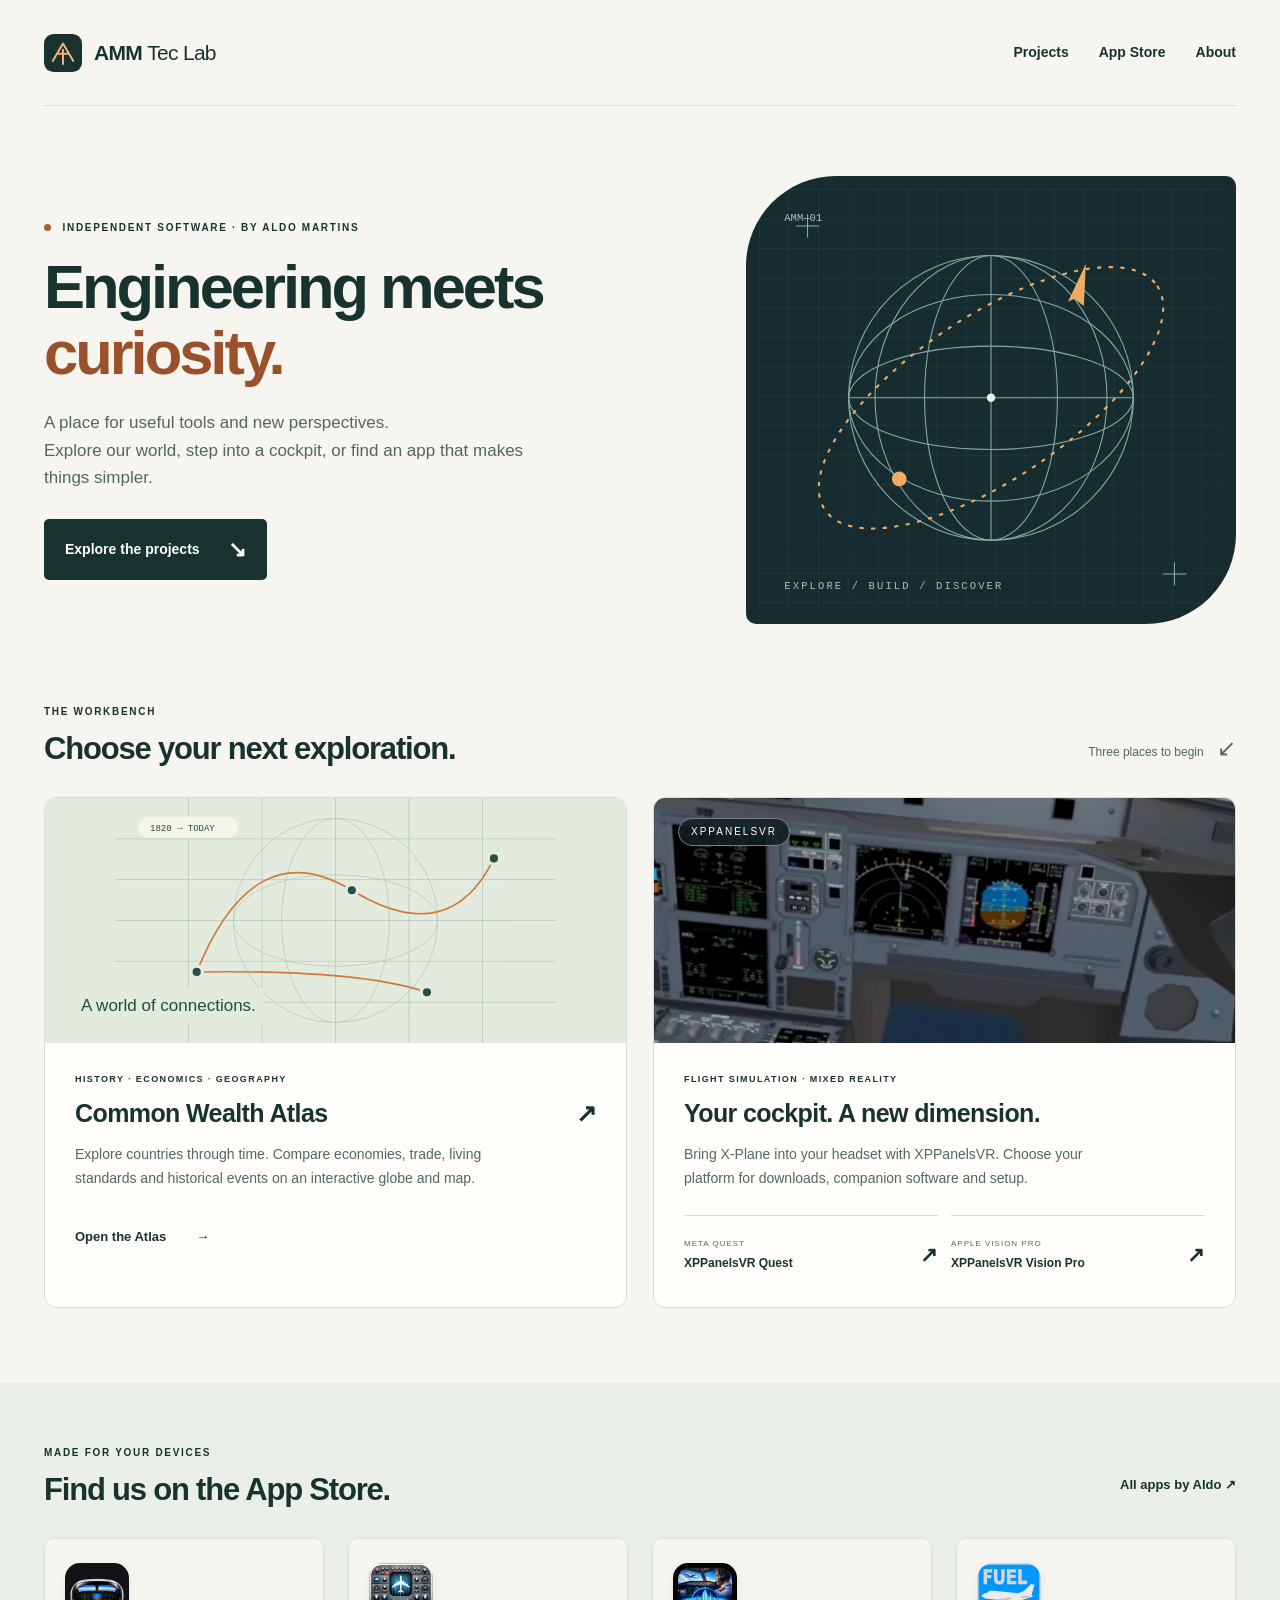
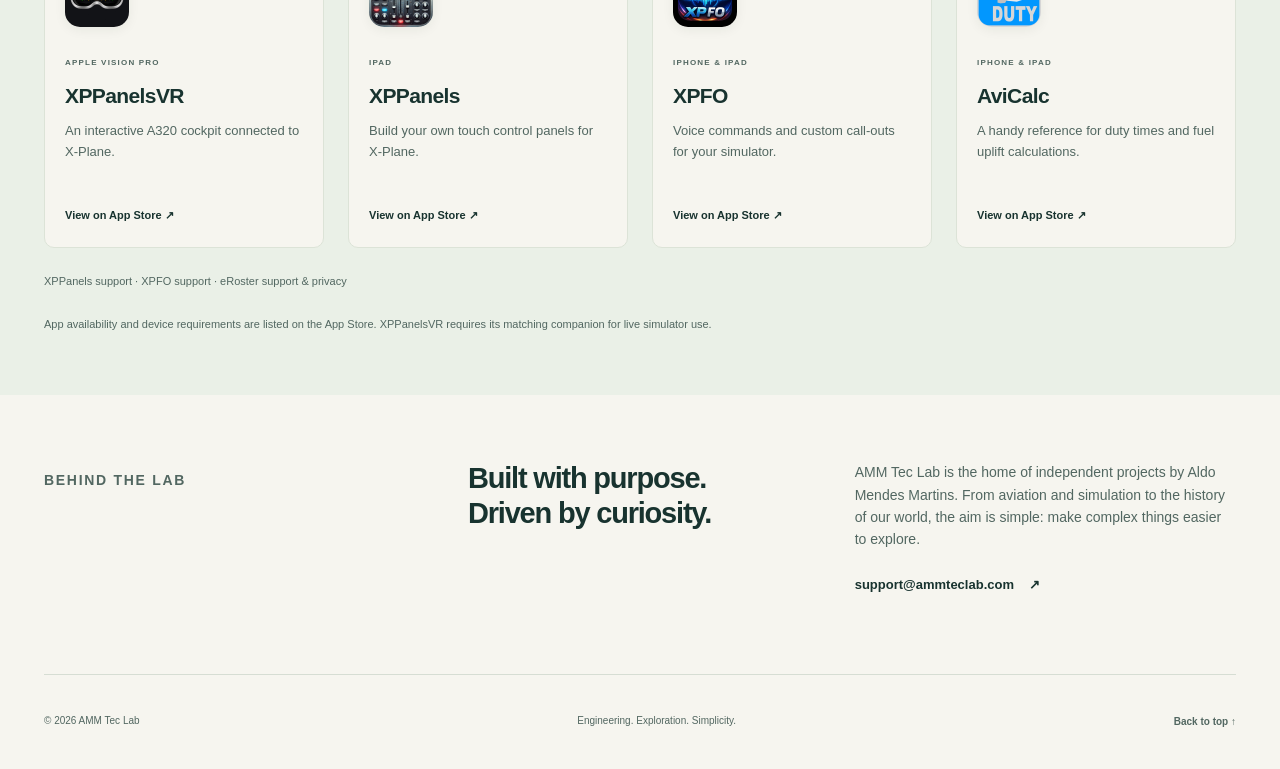
<file: index.html>
<!doctype html>
<html lang="en">
<head>
<meta charset="utf-8"><meta name="viewport" content="width=device-width,initial-scale=1">
<title>AMM Tec Lab — Engineering, exploration & useful apps</title>
<meta name="description" content="Independent apps and explorations by Aldo Mendes Martins. Discover the Common Wealth Atlas, XPPanelsVR for Quest and Vision Pro, and apps for your Apple devices.">
<meta name="theme-color" content="#162c30"><link rel="canonical" href="https://ammteclab.com/">
<meta property="og:title" content="AMM Tec Lab — Tools for curious minds"><meta property="og:description" content="Explore the world. Step into the cockpit. Find your next useful app."><meta property="og:type" content="website"><meta property="og:url" content="https://ammteclab.com/">
<link rel="icon" href="assets/mark.svg" type="image/svg+xml"><link rel="stylesheet" href="style.css">
</head>
<body>
<a class="skip" href="#main">Skip to content</a>
<header class="header wrap"><a class="brand" href="./" aria-label="AMM Tec Lab home"><img src="assets/mark.svg" alt="" width="38" height="38"><span>AMM <b>Tec Lab</b></span></a><nav aria-label="Main navigation"><a href="#projects">Projects</a><a href="#apps">App Store</a><a href="#about">About</a></nav></header>
<main id="main">
<section class="hero wrap">
<div class="hero-copy"><p class="eyebrow"><span class="dot"></span> INDEPENDENT SOFTWARE · BY ALDO MARTINS</p><h1>Engineering meets<br><em>curiosity.</em></h1><p class="lead">A place for useful tools and new perspectives.<br class="desktop"> Explore our world, step into a cockpit, or find an app that makes things simpler.</p><a class="button" href="#projects">Explore the projects <span aria-hidden="true">↘</span></a></div>
<div class="hero-art" aria-hidden="true"><svg viewBox="0 0 440 400" fill="none"><defs><pattern id="grid" width="28" height="28" patternUnits="userSpaceOnUse"><path d="M28 0H0V28" stroke="#355052" stroke-width=".5"/></pattern></defs><rect width="440" height="400" fill="url(#grid)"/><g stroke="#86aca3"><circle cx="220" cy="198" r="135"/><ellipse cx="220" cy="198" rx="63" ry="135"/><ellipse cx="220" cy="198" rx="110" ry="135"/><ellipse cx="220" cy="198" rx="135" ry="49"/><ellipse cx="220" cy="198" rx="135" ry="98"/><path d="M85 198H355M220 63V333"/></g><ellipse cx="220" cy="198" rx="190" ry="77" transform="rotate(-34 220 198)" stroke="#efaa65" stroke-width="2" stroke-dasharray="4 7"/><path d="M293 107l17-36-2 40-9-7z" fill="#efaa65"/><circle cx="133" cy="275" r="7" fill="#efaa65"/><circle cx="220" cy="198" r="4" fill="#e9f0e9"/><path d="M35 35h22m-11-11v22M383 365h22m-11-11v22" stroke="#86aca3"/><text x="24" y="379" fill="#a6bdb6" font-family="monospace" font-size="10" letter-spacing="2">EXPLORE / BUILD / DISCOVER</text><text x="24" y="30" fill="#a6bdb6" font-family="monospace" font-size="10">AMM—01</text></svg></div>
</section>
<section class="projects wrap" id="projects" aria-labelledby="projects-title"><div class="section-heading"><div><p class="eyebrow">THE WORKBENCH</p><h2 id="projects-title">Choose your next exploration.</h2></div><span class="section-note">Three places to begin <span aria-hidden="true">↙</span></span></div>
<div class="project-grid">
<a class="project atlas" href="https://atlas.ammteclab.com/"><div class="project-visual atlas-visual"><svg viewBox="0 0 540 300" fill="none" aria-hidden="true"><g stroke="#9ab1a0" opacity=".55"><path d="M0 50H540M0 100H540M0 150H540M0 200H540M0 250H540M90 0V300M180 0V300M270 0V300M360 0V300M450 0V300"/><circle cx="270" cy="150" r="125"/><ellipse cx="270" cy="150" rx="66" ry="125"/><ellipse cx="270" cy="150" rx="125" ry="56"/></g><path d="M100 213Q170 40 290 113T464 74M100 213Q300 210 382 238" stroke="#d2783d" stroke-width="2"/><g fill="#264e43" stroke="#e5ebdf" stroke-width="4"><circle cx="100" cy="213" r="7"/><circle cx="290" cy="113" r="7"/><circle cx="464" cy="74" r="7"/><circle cx="382" cy="238" r="7"/></g><rect x="28" y="23" width="123" height="26" rx="13" fill="#f6f5ec"/><text x="43" y="40" font-size="11" font-family="monospace" fill="#264e43">1820 → TODAY</text></svg><span class="visual-caption">A world of connections.</span></div><div class="project-body"><p class="eyebrow">HISTORY · ECONOMICS · GEOGRAPHY</p><h3>Common Wealth Atlas <span aria-hidden="true">↗</span></h3><p>Explore countries through time. Compare economies, trade, living standards and historical events on an interactive globe and map.</p><span class="text-link">Open the Atlas <span aria-hidden="true">→</span></span></div></a>
<div class="project simulator"><div class="project-visual cockpit-visual"><img src="assets/cockpit.jpg" alt="XPPanelsVR virtual A320 cockpit with instrument panels" width="1500" height="900"><span class="image-label">XPPANELSVR</span></div><div class="project-body"><p class="eyebrow">FLIGHT SIMULATION · MIXED REALITY</p><h3>Your cockpit. A new dimension.</h3><p>Bring X-Plane into your headset with XPPanelsVR. Choose your platform for downloads, companion software and setup.</p><div class="platform-links"><a href="https://xppquest.ammteclab.com/"><span><small>META QUEST</small>XPPanelsVR Quest</span><span aria-hidden="true">↗</span></a><a href="https://xppvision.ammteclab.com/"><span><small>APPLE VISION PRO</small>XPPanelsVR Vision Pro</span><span aria-hidden="true">↗</span></a></div></div></div>
</div></section>
<section class="apps-section" id="apps" aria-labelledby="apps-title"><div class="wrap"><div class="section-heading"><div><p class="eyebrow">MADE FOR YOUR DEVICES</p><h2 id="apps-title">Find us on the App Store.</h2></div><a class="all-apps" href="https://apps.apple.com/developer/aldo-mendes-martins/id377344895">All apps by Aldo <span aria-hidden="true">↗</span></a></div>
<div class="app-grid">
<a class="app" href="https://apps.apple.com/app/xppanelsvr/id6818430025"><img src="assets/xppanelsvr.jpg" alt="" width="68" height="68" loading="lazy"><div><small>APPLE VISION PRO</small><h3>XPPanelsVR</h3><p>An interactive A320 cockpit connected to X-Plane.</p><span class="text-link">View on App Store ↗</span></div></a>
<a class="app" href="https://apps.apple.com/app/xppanels/id6754986883"><img src="assets/xppanels.jpg" alt="" width="68" height="68" loading="lazy"><div><small>IPAD</small><h3>XPPanels</h3><p>Build your own touch control panels for X-Plane.</p><span class="text-link">View on App Store ↗</span></div></a>
<a class="app" href="https://apps.apple.com/app/xpfo/id6757509002"><img src="assets/xpfo.jpg" alt="" width="68" height="68" loading="lazy"><div><small>IPHONE & IPAD</small><h3>XPFO</h3><p>Voice commands and custom call-outs for your simulator.</p><span class="text-link">View on App Store ↗</span></div></a>
<a class="app" href="https://apps.apple.com/app/avicalc/id6474237308"><img src="assets/avicalc.jpg" alt="" width="68" height="68" loading="lazy"><div><small>IPHONE & IPAD</small><h3>AviCalc</h3><p>A handy reference for duty times and fuel uplift calculations.</p><span class="text-link">View on App Store ↗</span></div></a>
</div><p class="store-note"><a href="xppanels/">XPPanels support</a> · <a href="xpfo/">XPFO support</a> · <a href="myroster/">eRoster support &amp; privacy</a></p><p class="store-note">App availability and device requirements are listed on the App Store. XPPanelsVR requires its matching companion for live simulator use.</p></div></section>
<section class="about wrap" id="about"><p class="eyebrow">BEHIND THE LAB</p><div><h2>Built with purpose.<br>Driven by curiosity.</h2><p>AMM Tec Lab is the home of independent projects by Aldo Mendes Martins. From aviation and simulation to the history of our world, the aim is simple: make complex things easier to explore.</p><a class="text-link" href="mailto:support@ammteclab.com">support@ammteclab.com <span aria-hidden="true">↗</span></a></div></section>
</main><footer class="wrap"><span>© 2026 AMM Tec Lab</span><span>Engineering. Exploration. Simplicity.</span><a href="#main">Back to top ↑</a></footer>
</body></html>
</file>
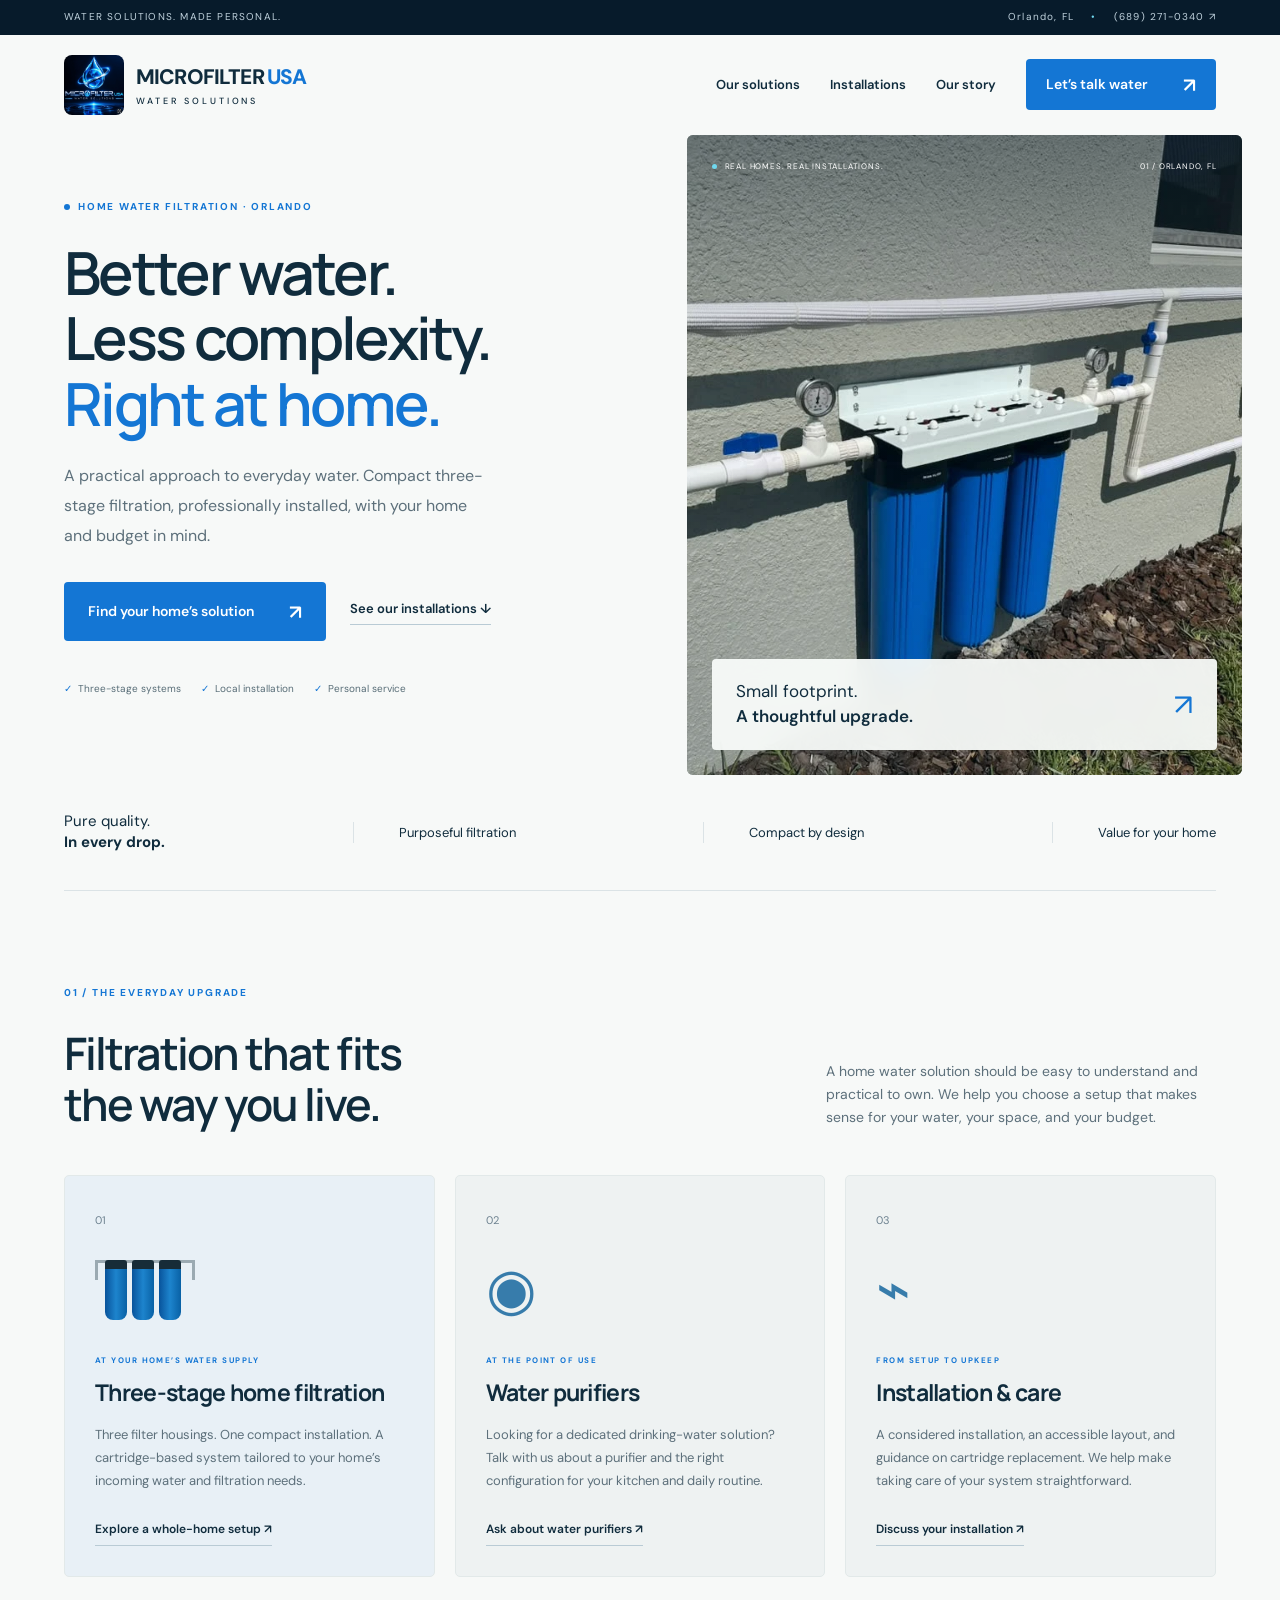
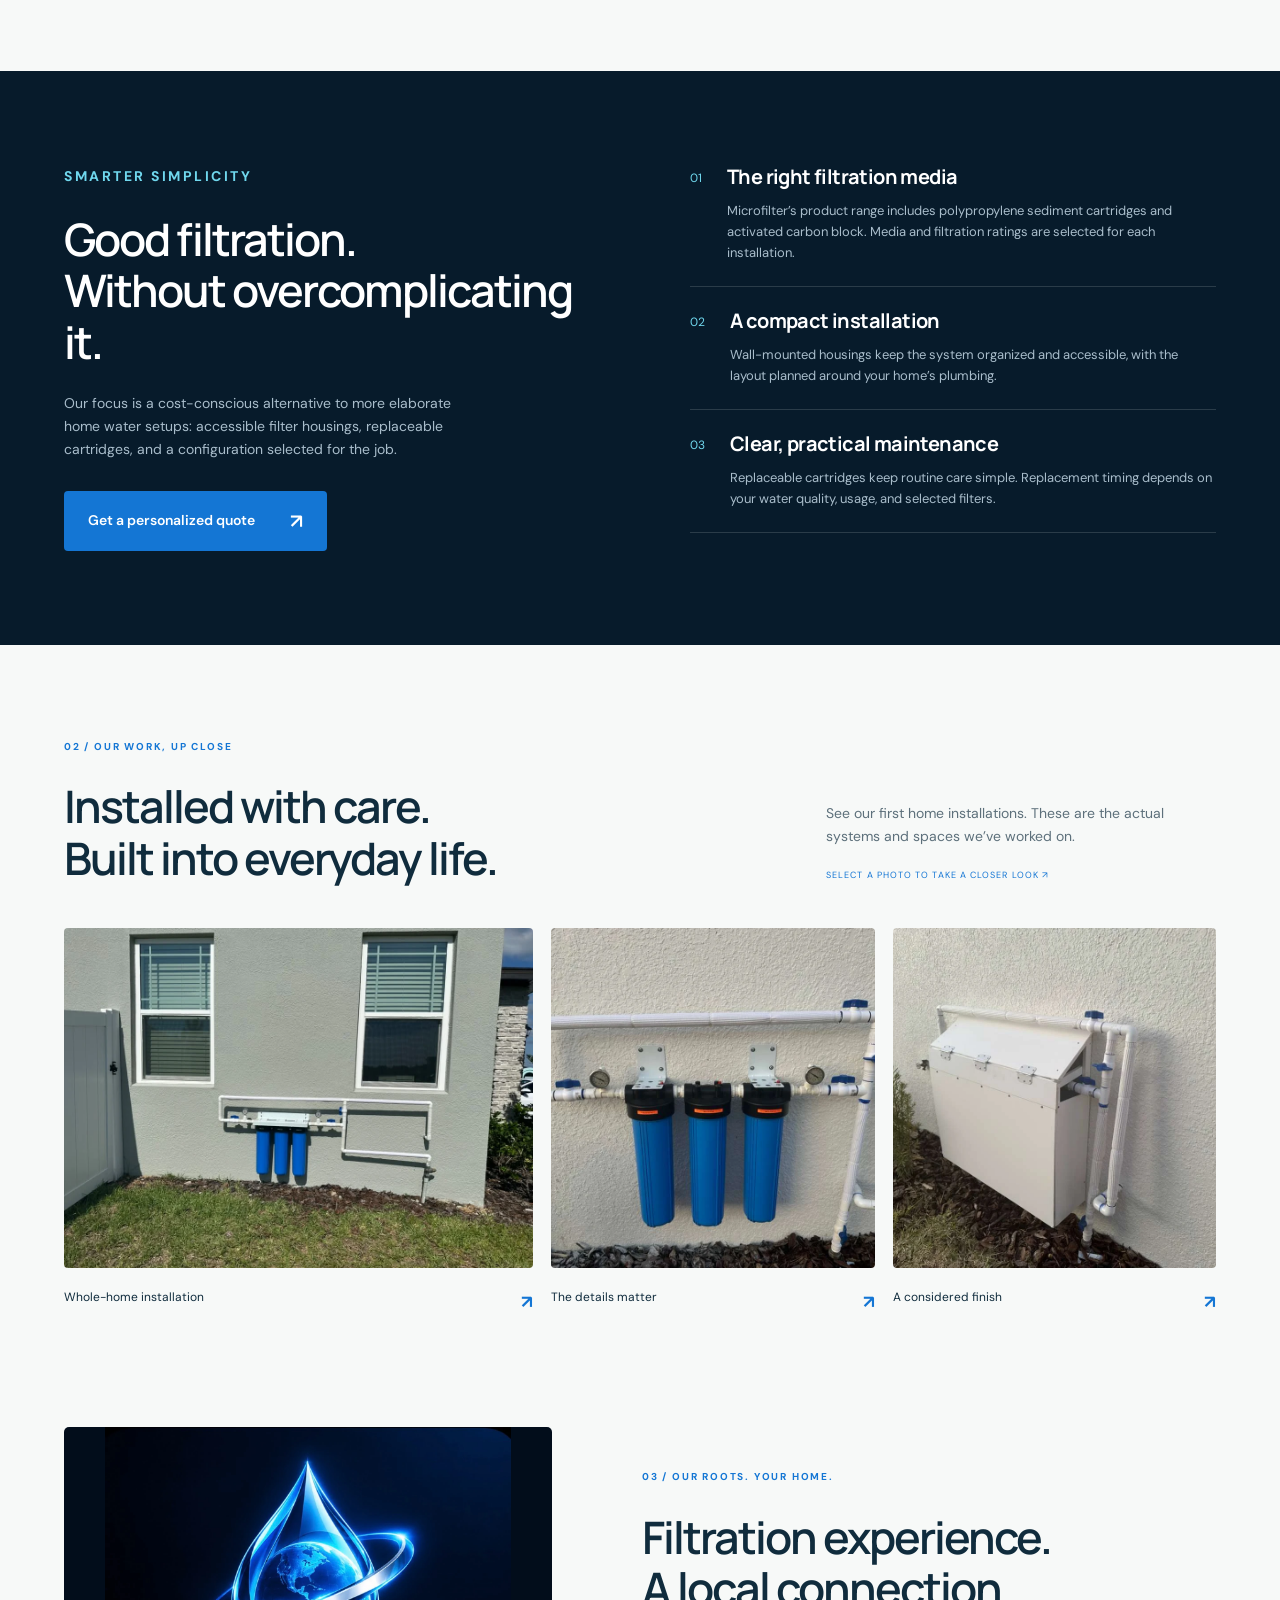
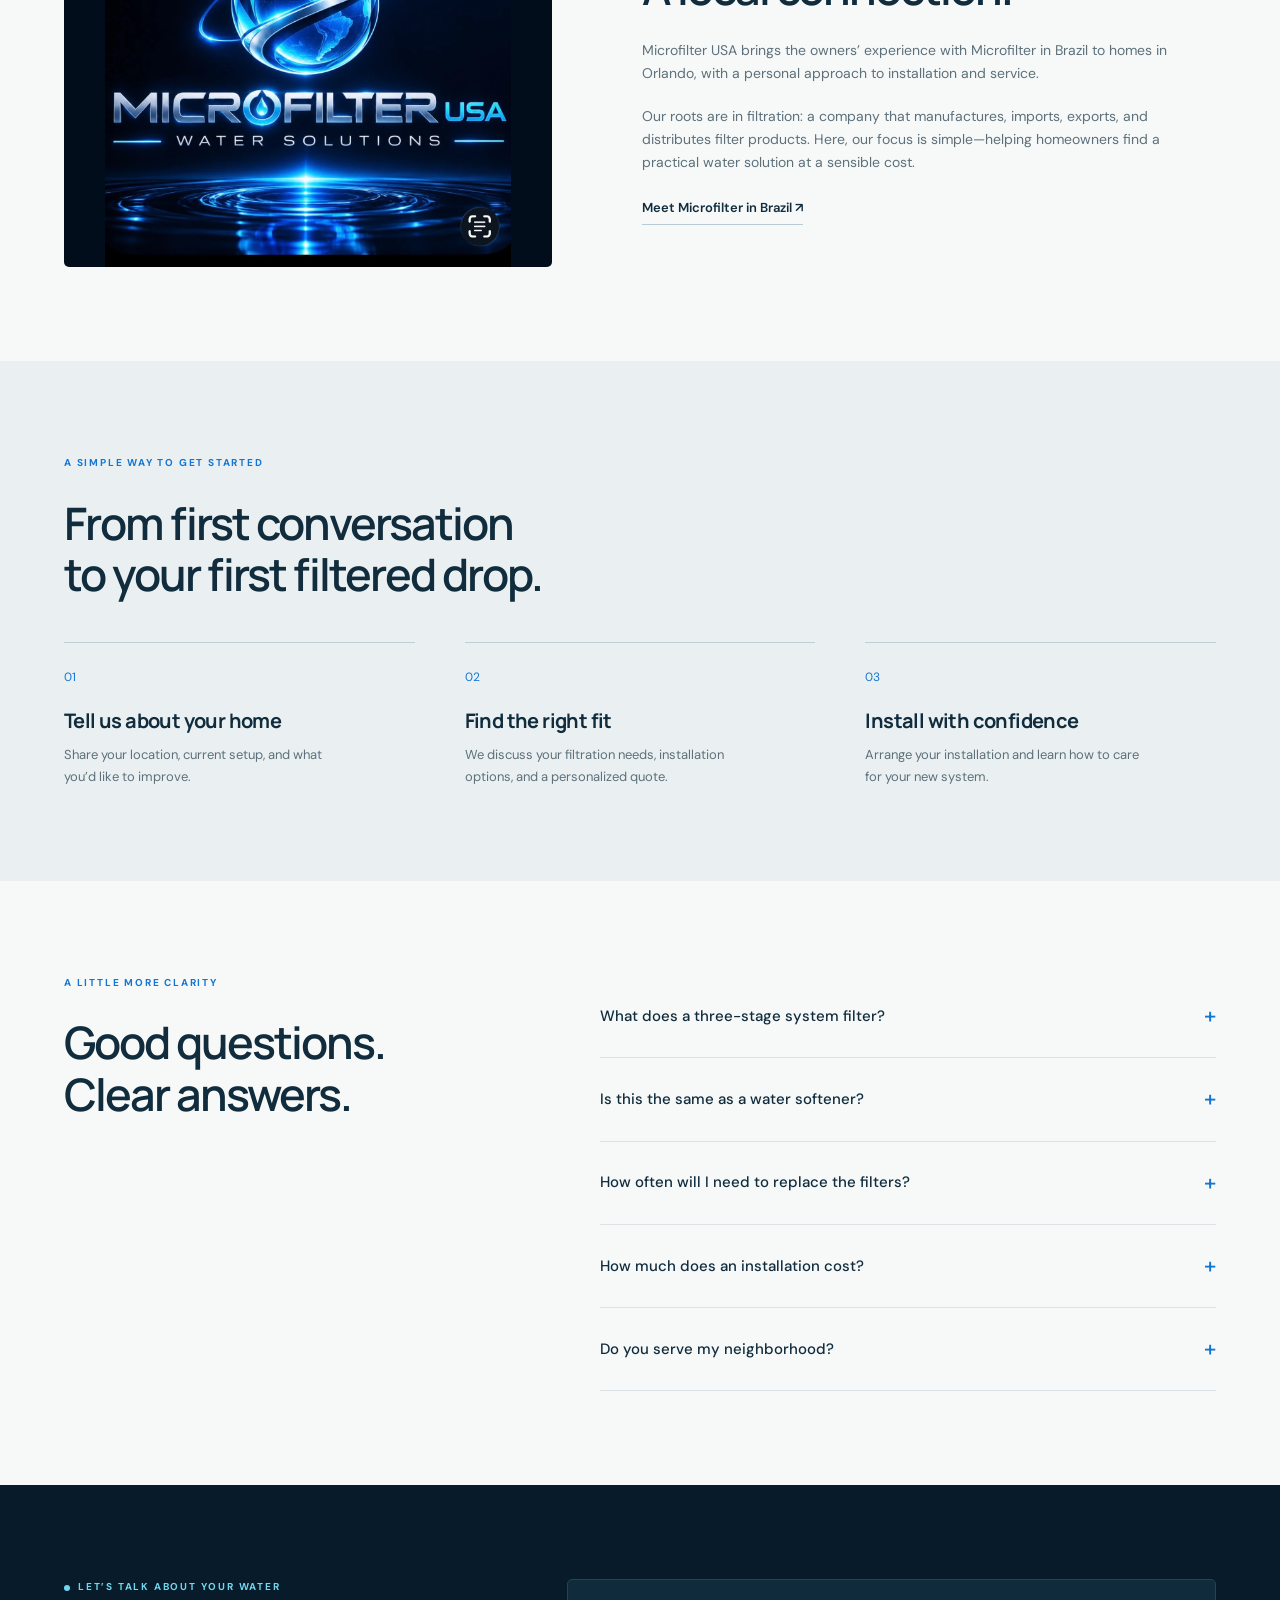
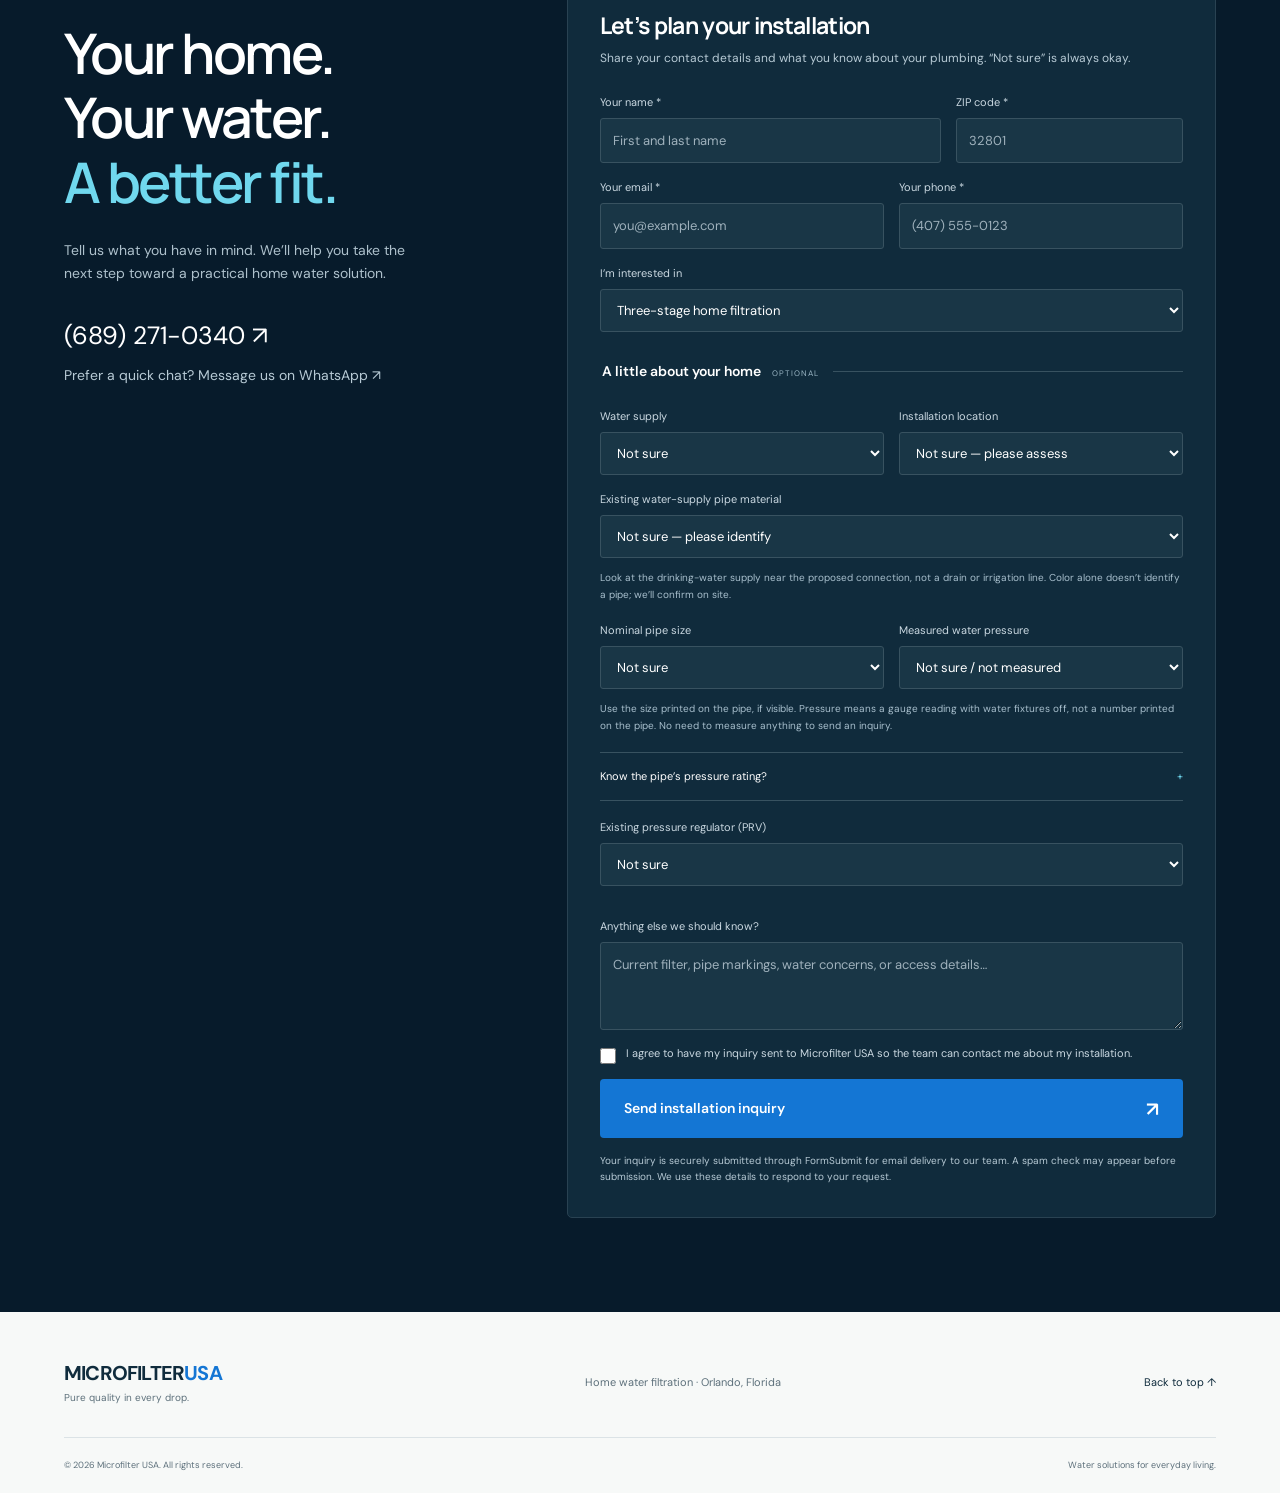
<file: microfilterusa/index.html>
<!doctype html>
<html lang="en"><head><meta charset="utf-8"><meta name="viewport" content="width=device-width,initial-scale=1"><title>Microfilter USA | Home Water Filtration in Orlando</title><meta name="description" content="A simpler approach to home water filtration. Microfilter USA installs compact three-stage filter systems and water purifiers in Orlando. Request a personalized quote."><meta name="theme-color" content="#071b2b"><meta property="og:title" content="Microfilter USA — Better water starts at home."><meta property="og:description" content="Three-stage home filtration. Thoughtful installation. Orlando, Florida."><meta property="og:image" content="https://ammteclab.com/microfilterusa/assets/hero.webp"><link rel="icon" href="assets/logo.webp"><link rel="stylesheet" href="style.css"></head>
<body><a class="skip" href="#main">Skip to content</a>
<div class="topline"><span>WATER SOLUTIONS. MADE PERSONAL.</span><a href="tel:+16892710340">Orlando, FL <span class="top-dot">•</span> (689) 271-0340 ↗</a></div>
<header><a href="#" class="brand" aria-label="Microfilter USA home"><img src="assets/logo.webp" alt="Microfilter USA Water Solutions logo" width="60" height="60"><span>MICROFILTER<span class="brand-usa">USA</span><small>WATER SOLUTIONS</small></span></a><button class="menu-toggle" aria-label="Open navigation" aria-expanded="false" aria-controls="nav">Menu ☰</button><nav id="nav" aria-label="Main navigation"><a href="#solutions">Our solutions</a><a href="#installations">Installations</a><a href="#about">Our story</a><a href="#contact" class="button small">Let’s talk water <span>↗</span></a></nav></header>
<main id="main"><section class="hero"><div class="hero-copy"><p class="eyebrow"><span class="dot"></span> HOME WATER FILTRATION · ORLANDO</p><h1>Better water.<br>Less complexity.<br><em>Right at home.</em></h1><p class="intro">A practical approach to everyday water. Compact three-stage filtration, professionally installed, with your home and budget in mind.</p><div class="actions"><a class="button" href="#contact">Find your home’s solution <span>↗</span></a><a class="text-link" href="#installations">See our installations <span>↓</span></a></div><div class="hero-notes"><span>Three-stage systems</span><span>Local installation</span><span>Personal service</span></div></div><div class="hero-photo"><img src="assets/hero.webp" alt="Microfilter USA three-stage blue filter system installed on the exterior of a home" width="1200" height="1600" fetchpriority="high"><div class="photo-label"><span class="photo-dot"></span> REAL HOMES. REAL INSTALLATIONS.<span>01 / ORLANDO, FL</span></div><div class="photo-card"><span>Small footprint.<br><strong>A thoughtful upgrade.</strong></span><a href="#solutions" aria-label="Explore our home filtration solutions">↗</a></div></div></section>
<div class="benefit-strip"><p>Pure quality.<br><strong>In every drop.</strong></p><span>Purposeful filtration</span><span>Compact by design</span><span>Value for your home</span></div>
<section class="section" id="solutions"><div class="section-head"><div><p class="eyebrow">01 / THE EVERYDAY UPGRADE</p><h2>Filtration that fits<br>the way you live.</h2></div><p>A home water solution should be easy to understand and practical to own. We help you choose a setup that makes sense for your water, your space, and your budget.</p></div><div class="solution-grid"><article class="solution featured"><span class="number">01</span><div class="filter-art" aria-hidden="true"><div class="pipe"></div><i></i><i></i><i></i></div><p class="eyebrow">AT YOUR HOME’S WATER SUPPLY</p><h3>Three-stage home filtration</h3><p>Three filter housings. One compact installation. A cartridge-based system tailored to your home’s incoming water and filtration needs.</p><a href="#contact" class="text-link">Explore a whole-home setup ↗</a></article><article class="solution"><span class="number">02</span><div class="simple-icon" aria-hidden="true">◉</div><p class="eyebrow">AT THE POINT OF USE</p><h3>Water purifiers</h3><p>Looking for a dedicated drinking-water solution? Talk with us about a purifier and the right configuration for your kitchen and daily routine.</p><a href="#contact" class="text-link">Ask about water purifiers ↗</a></article><article class="solution"><span class="number">03</span><div class="simple-icon" aria-hidden="true">⌁</div><p class="eyebrow">FROM SETUP TO UPKEEP</p><h3>Installation & care</h3><p>A considered installation, an accessible layout, and guidance on cartridge replacement. We help make taking care of your system straightforward.</p><a href="#contact" class="text-link">Discuss your installation ↗</a></article></div></section>
<section class="system section"><div><p class="eyebrow">SMARTER SIMPLICITY</p><h2>Good filtration.<br>Without overcomplicating it.</h2><p>Our focus is a cost-conscious alternative to more elaborate home water setups: accessible filter housings, replaceable cartridges, and a configuration selected for the job.</p><a href="#contact" class="button">Get a personalized quote <span>↗</span></a></div><div class="system-list"><article><span>01</span><div><h3>The right filtration media</h3><p>Microfilter’s product range includes polypropylene sediment cartridges and activated carbon block. Media and filtration ratings are selected for each installation.</p></div></article><article><span>02</span><div><h3>A compact installation</h3><p>Wall-mounted housings keep the system organized and accessible, with the layout planned around your home’s plumbing.</p></div></article><article><span>03</span><div><h3>Clear, practical maintenance</h3><p>Replaceable cartridges keep routine care simple. Replacement timing depends on your water quality, usage, and selected filters.</p></div></article></div></section>
<section class="section gallery-section" id="installations"><div class="section-head"><div><p class="eyebrow">02 / OUR WORK, UP CLOSE</p><h2>Installed with care.<br>Built into everyday life.</h2></div><div><p>See our first home installations. These are the actual systems and spaces we’ve worked on.</p><span class="gallery-hint">SELECT A PHOTO TO TAKE A CLOSER LOOK ↗</span></div></div><div class="gallery"><button class="gallery-item wide" data-photo="assets/installation-3.webp" data-caption="Three-stage filtration, neatly installed beside the home."><img src="assets/installation-3.webp" alt="Wide view of a three-stage filter installation beneath a home's windows" loading="lazy"><span>Whole-home installation <b>↗</b></span></button><button class="gallery-item" data-photo="assets/installation-1.webp" data-caption="A closer look at the filter housings, gauges, and plumbing."><img src="assets/installation-1.webp" alt="Close-up of three blue filter housings and installed plumbing" loading="lazy"><span>The details matter <b>↗</b></span></button><button class="gallery-item" data-photo="assets/installation-4.webp" data-caption="An installation with a fitted protective cover."><img src="assets/installation-4.webp" alt="Wall-mounted filter installation with a white protective cover" loading="lazy"><span>A considered finish <b>↗</b></span></button></div></section>
<section class="about section" id="about"><div class="logo-panel"><img src="assets/logo.webp" alt="Microfilter USA — Water Solutions" loading="lazy" width="1290" height="1382"></div><div><p class="eyebrow">03 / OUR ROOTS. YOUR HOME.</p><h2>Filtration experience.<br>A local connection.</h2><p>Microfilter USA brings the owners’ experience with Microfilter in Brazil to homes in Orlando, with a personal approach to installation and service.</p><p>Our roots are in filtration: a company that manufactures, imports, exports, and distributes filter products. Here, our focus is simple—helping homeowners find a practical water solution at a sensible cost.</p><a class="text-link" href="https://microfilter.com.br/site/" target="_blank" rel="noopener noreferrer">Meet Microfilter in Brazil ↗</a></div></section>
<section class="section process"><div><p class="eyebrow">A SIMPLE WAY TO GET STARTED</p><h2>From first conversation<br>to your first filtered drop.</h2></div><div class="steps"><article><span>01</span><h3>Tell us about your home</h3><p>Share your location, current setup, and what you’d like to improve.</p></article><article><span>02</span><h3>Find the right fit</h3><p>We discuss your filtration needs, installation options, and a personalized quote.</p></article><article><span>03</span><h3>Install with confidence</h3><p>Arrange your installation and learn how to care for your new system.</p></article></div></section>
<section class="section faq"><div><p class="eyebrow">A LITTLE MORE CLARITY</p><h2>Good questions.<br>Clear answers.</h2></div><div><details><summary>What does a three-stage system filter? <span>+</span></summary><p>That depends on the cartridges installed. Polypropylene cartridges target suspended particles, while activated carbon block can address chlorine, taste, and odor. We confirm the selected media, ratings, and suitability for your home before installation.</p></details><details><summary>Is this the same as a water softener? <span>+</span></summary><p>No. Filtration and softening serve different purposes. A cartridge filtration system should not be assumed to remove dissolved hardness minerals. Tell us if scale or hard water is your main concern so we can discuss the right approach.</p></details><details><summary>How often will I need to replace the filters? <span>+</span></summary><p>Replacement intervals depend on the filter type, incoming water quality, and household usage. We explain the recommended care for your specific system. The filters are replaceable; the system is not maintenance-free.</p></details><details><summary>How much does an installation cost? <span>+</span></summary><p>Every home is different. Your quote depends on the system, plumbing access, and installation requirements. Contact us for a tailored estimate and compare both the installation and ongoing cartridge costs.</p></details><details><summary>Do you serve my neighborhood? <span>+</span></summary><p>We’re focused on homes in Orlando. Send us your ZIP code to confirm availability and talk through the next steps.</p></details></div></section>
<section class="contact section" id="contact"><div><p class="eyebrow"><span class="dot"></span> LET’S TALK ABOUT YOUR WATER</p><h2>Your home.<br>Your water.<br><em>A better fit.</em></h2><p>Tell us what you have in mind. We’ll help you take the next step toward a practical home water solution.</p><a href="tel:+16892710340" class="phone">(689) 271-0340 ↗</a><a href="https://wa.me/16892710340" class="email" target="_blank" rel="noopener noreferrer">Prefer a quick chat? Message us on WhatsApp ↗</a></div><form id="quote-form" action="https://formsubmit.co/cmte.brosco@hotmail.com" method="POST">
<input type="hidden" name="_subject" value="Microfilter USA — New installation inquiry"><input type="hidden" name="_template" value="table"><input type="hidden" name="_next" value="https://ammteclab.com/microfilterusa/thanks.html"><input type="text" name="_honey" tabindex="-1" autocomplete="off" aria-hidden="true" class="honeypot">
<h3>Let’s plan your installation</h3><p>Share your contact details and what you know about your plumbing. “Not sure” is always okay.</p>
<div class="form-row"><label>Your name *<input name="name" autocomplete="name" placeholder="First and last name" required maxlength="100"></label><label>ZIP code *<input name="ZIP code" autocomplete="postal-code" inputmode="numeric" pattern="[0-9]{5}" placeholder="32801" required maxlength="5"></label></div>
<div class="form-row equal"><label>Your email *<input type="email" name="email" autocomplete="email" placeholder="you@example.com" required maxlength="200"></label><label>Your phone *<input type="tel" name="Phone" autocomplete="tel" placeholder="(407) 555-0123" required maxlength="40"></label></div>
<label>I’m interested in<select name="Service"><option>Three-stage home filtration</option><option>A water purifier</option><option>Replacing an existing system</option><option>Help choosing a solution</option></select></label>
<fieldset><legend>A little about your home <span>OPTIONAL</span></legend><div class="form-row equal"><label>Water supply<select name="Water supply"><option>Not sure</option><option>City / utility water</option><option>Private well</option><option>Other</option></select></label><label>Installation location<select name="Installation location"><option>Not sure — please assess</option><option>Outside near the water main</option><option>Garage / utility area</option><option>Under the kitchen sink</option><option>Other — see notes</option></select></label></div>
<label>Existing water-supply pipe material<select name="Pipe material"><option>Not sure — please identify</option><option>PVC — rigid plastic, often white</option><option>CPVC — rigid plastic, often cream / tan</option><option>PEX — flexible tubing, often red / blue / white</option><option>Copper</option><option>Galvanized steel</option><option>PE / HDPE — polyethylene service pipe</option><option>Polybutylene (PB) — existing older piping</option><option>Mixed materials / transition</option><option>Other — see notes</option></select></label>
<p class="field-help">Look at the drinking-water supply near the proposed connection, not a drain or irrigation line. Color alone doesn’t identify a pipe; we’ll confirm on site.</p>
<div class="form-row equal"><label>Nominal pipe size<select name="Nominal pipe size"><option>Not sure</option><option>1/2 inch</option><option>3/4 inch</option><option>1 inch</option><option>1-1/4 inches</option><option>1-1/2 inches</option><option>2 inches</option><option>Other — see notes</option></select></label><label>Measured water pressure<select name="Measured static water pressure"><option>Not sure / not measured</option><option>Below 40 psi</option><option>40–60 psi</option><option>Above 60–80 psi</option><option>Above 80 psi</option></select></label></div>
<p class="field-help">Use the size printed on the pipe, if visible. Pressure means a gauge reading with water fixtures off, not a number printed on the pipe. No need to measure anything to send an inquiry.</p>
<details class="technical"><summary>Know the pipe’s pressure rating? <span>+</span></summary><label>Printed pipe pressure rating (optional)<select name="Printed pipe pressure rating"><option>Not sure / not visible</option><option>100 psi</option><option>125 psi</option><option>150 psi</option><option>160 psi</option><option>200 psi</option><option>250 psi</option><option>280 psi</option><option>315 psi</option><option>330 psi</option><option>370 psi</option><option>400 psi</option><option>450 psi</option><option>480 psi</option><option>600 psi</option><option>Other — copy the marking in notes</option></select></label><p class="field-help">Only select a rating you can read on the pipe. A manufacturer’s rating is not your home’s water pressure; it varies with material, size, temperature, and fittings.</p></details>
<label>Existing pressure regulator (PRV)<select name="Pressure regulator"><option>Not sure</option><option>Yes</option><option>No</option></select></label></fieldset>
<label>Anything else we should know?<textarea name="message" rows="3" placeholder="Current filter, pipe markings, water concerns, or access details…" maxlength="2500"></textarea></label>
<label class="consent"><input type="checkbox" name="Contact consent" value="Yes" required><span>I agree to have my inquiry sent to Microfilter USA so the team can contact me about my installation.</span></label>
<button class="button" type="submit">Send installation inquiry <span>↗</span></button><p class="form-note">Your inquiry is securely submitted through FormSubmit for email delivery to our team. A spam check may appear before submission. We use these details to respond to your request.</p>
</form></section></main>
<footer><a href="#" class="footer-brand">MICROFILTER<span>USA</span><small>Pure quality in every drop.</small></a><p>Home water filtration · Orlando, Florida</p><a href="#main">Back to top ↑</a><div class="footer-bottom"><span>© <span id="year">2026</span> Microfilter USA. All rights reserved.</span><span>Water solutions for everyday living.</span></div></footer>
<dialog id="lightbox"><button class="close" aria-label="Close photo">×</button><img alt=""><p></p></dialog><script src="script.js"></script></body></html>
</file>
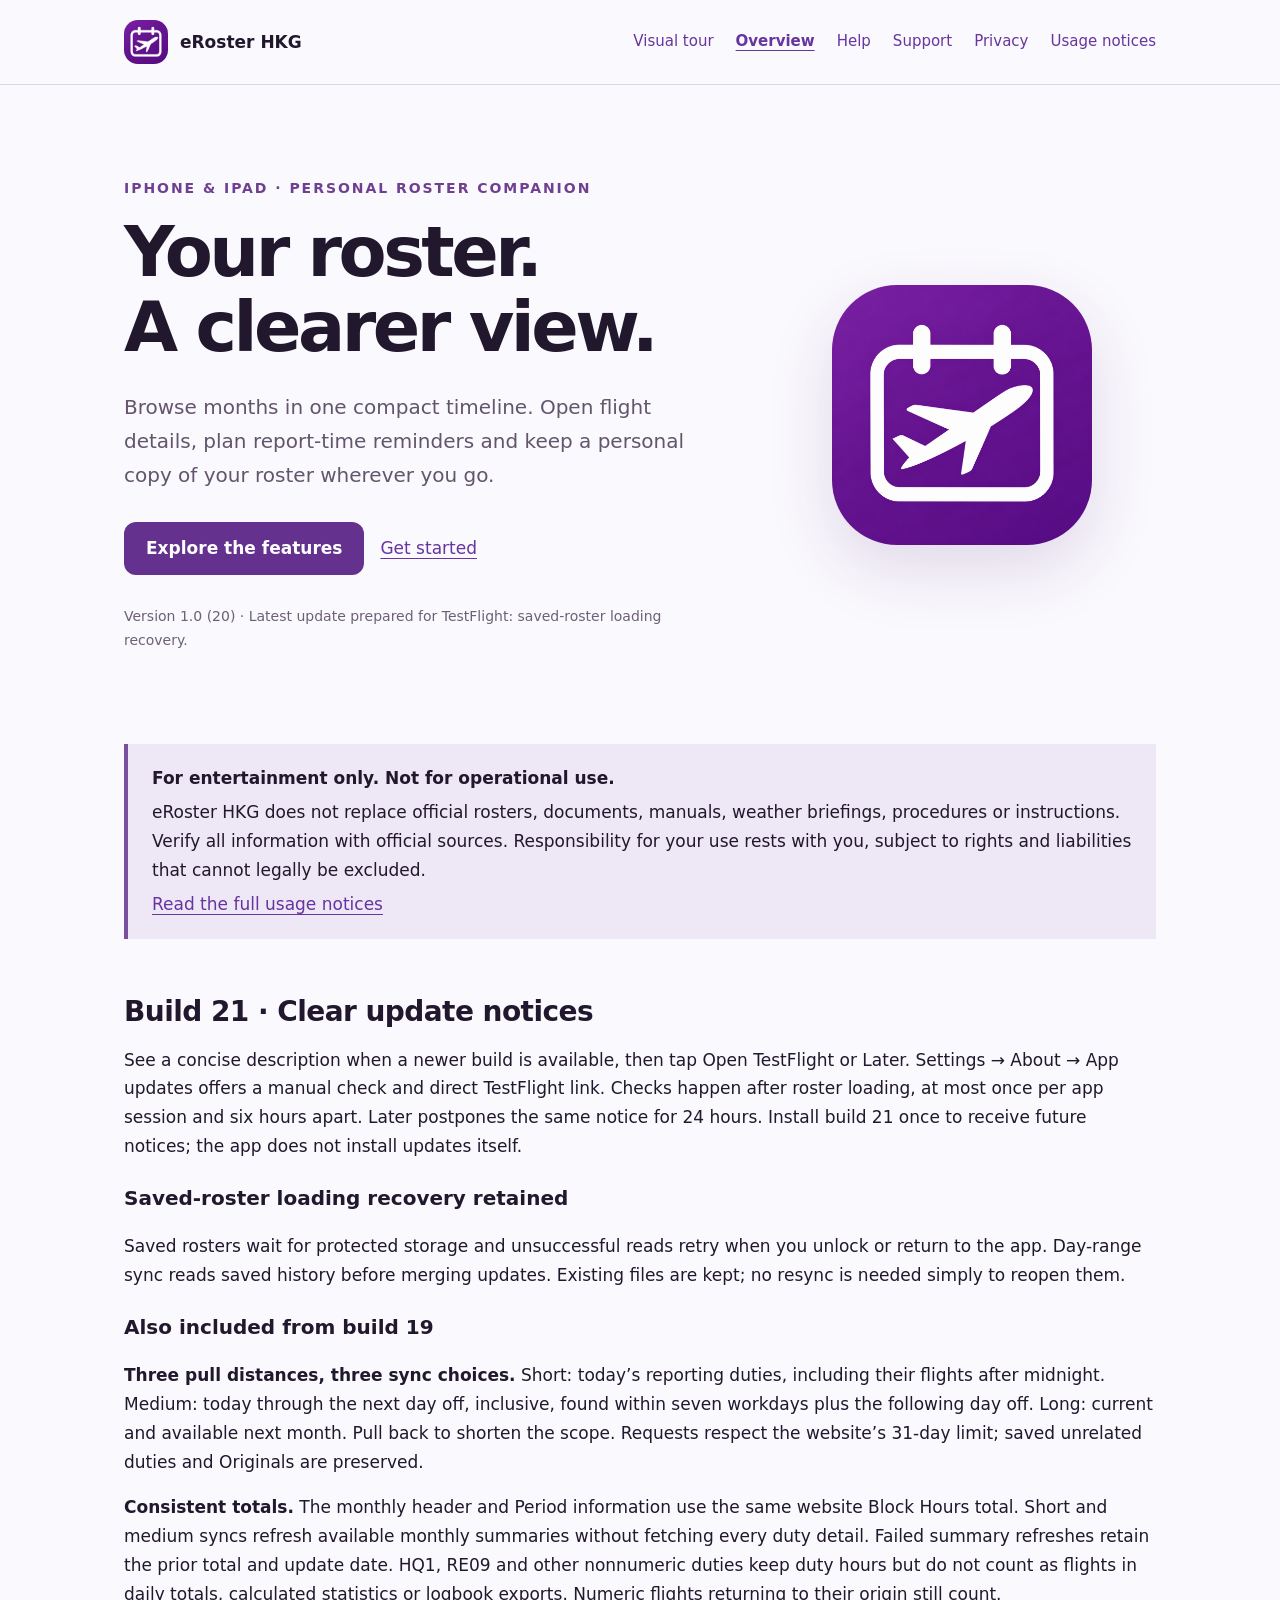
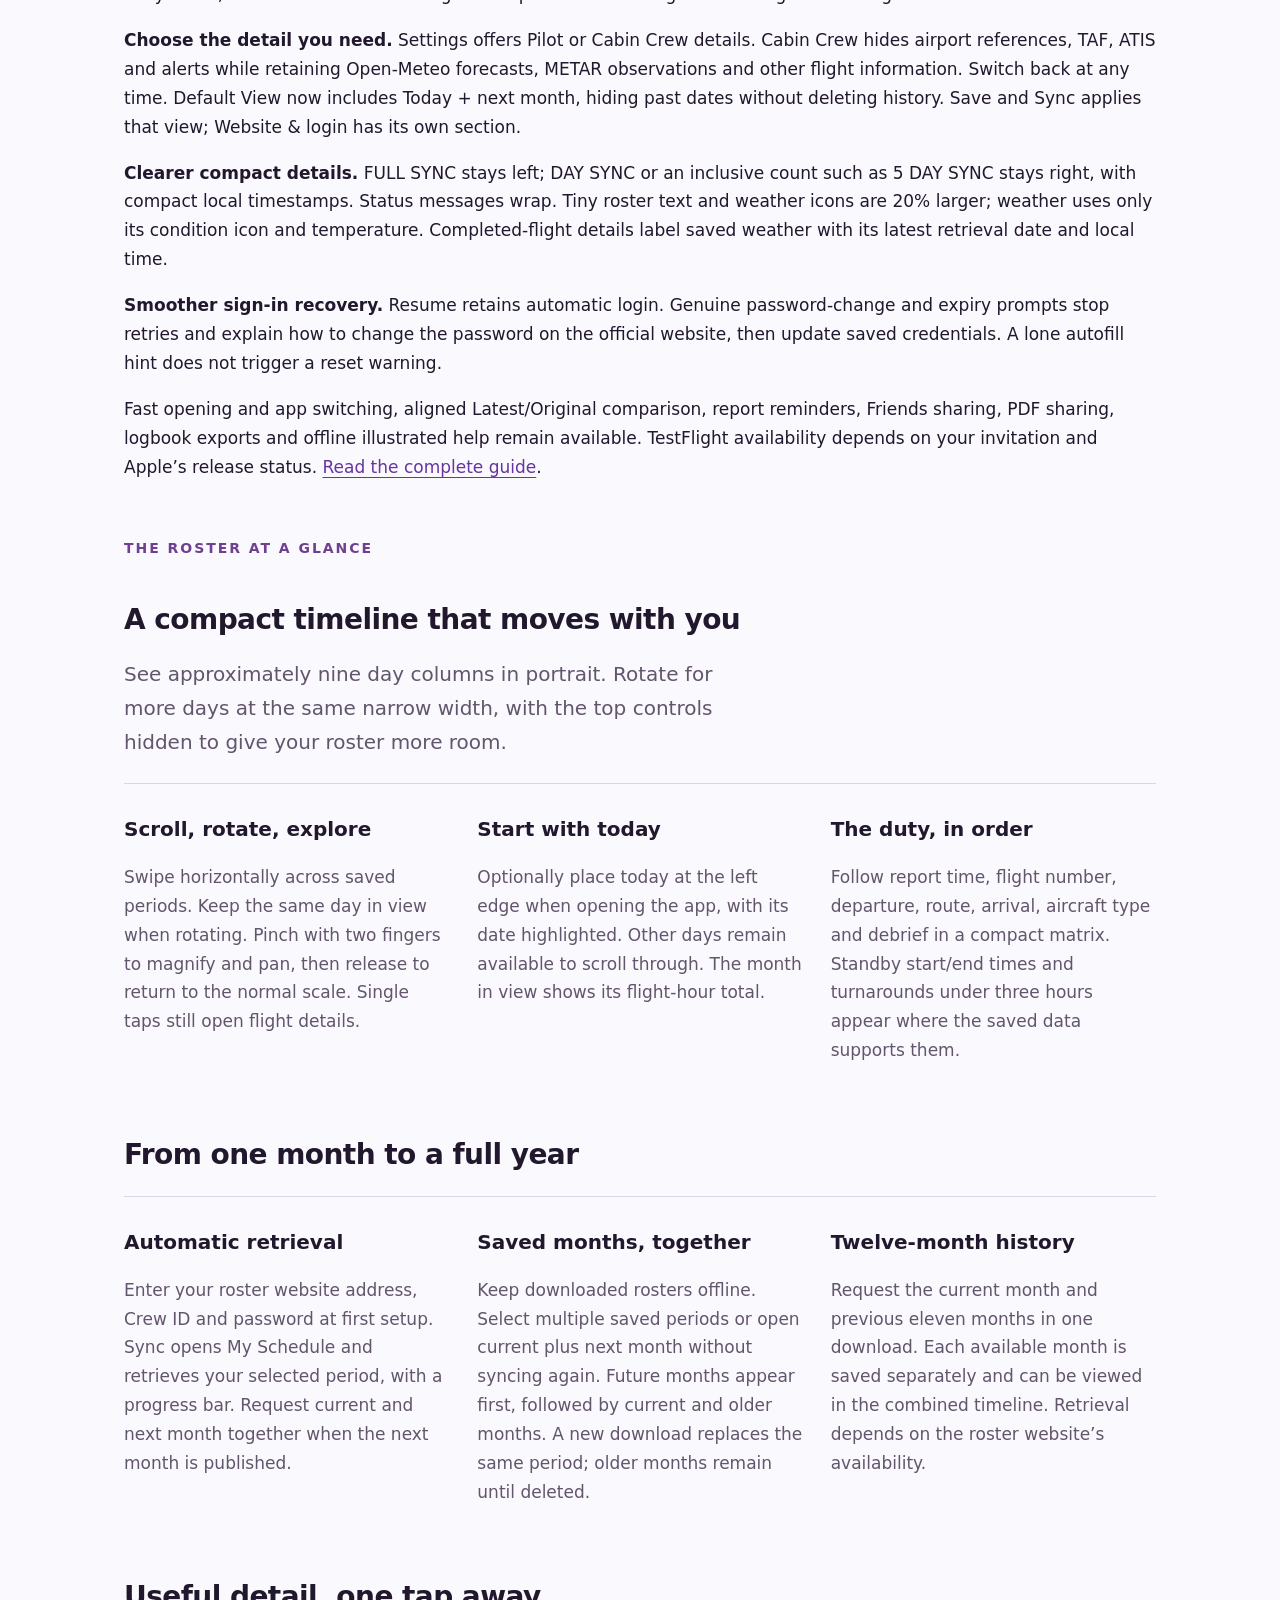
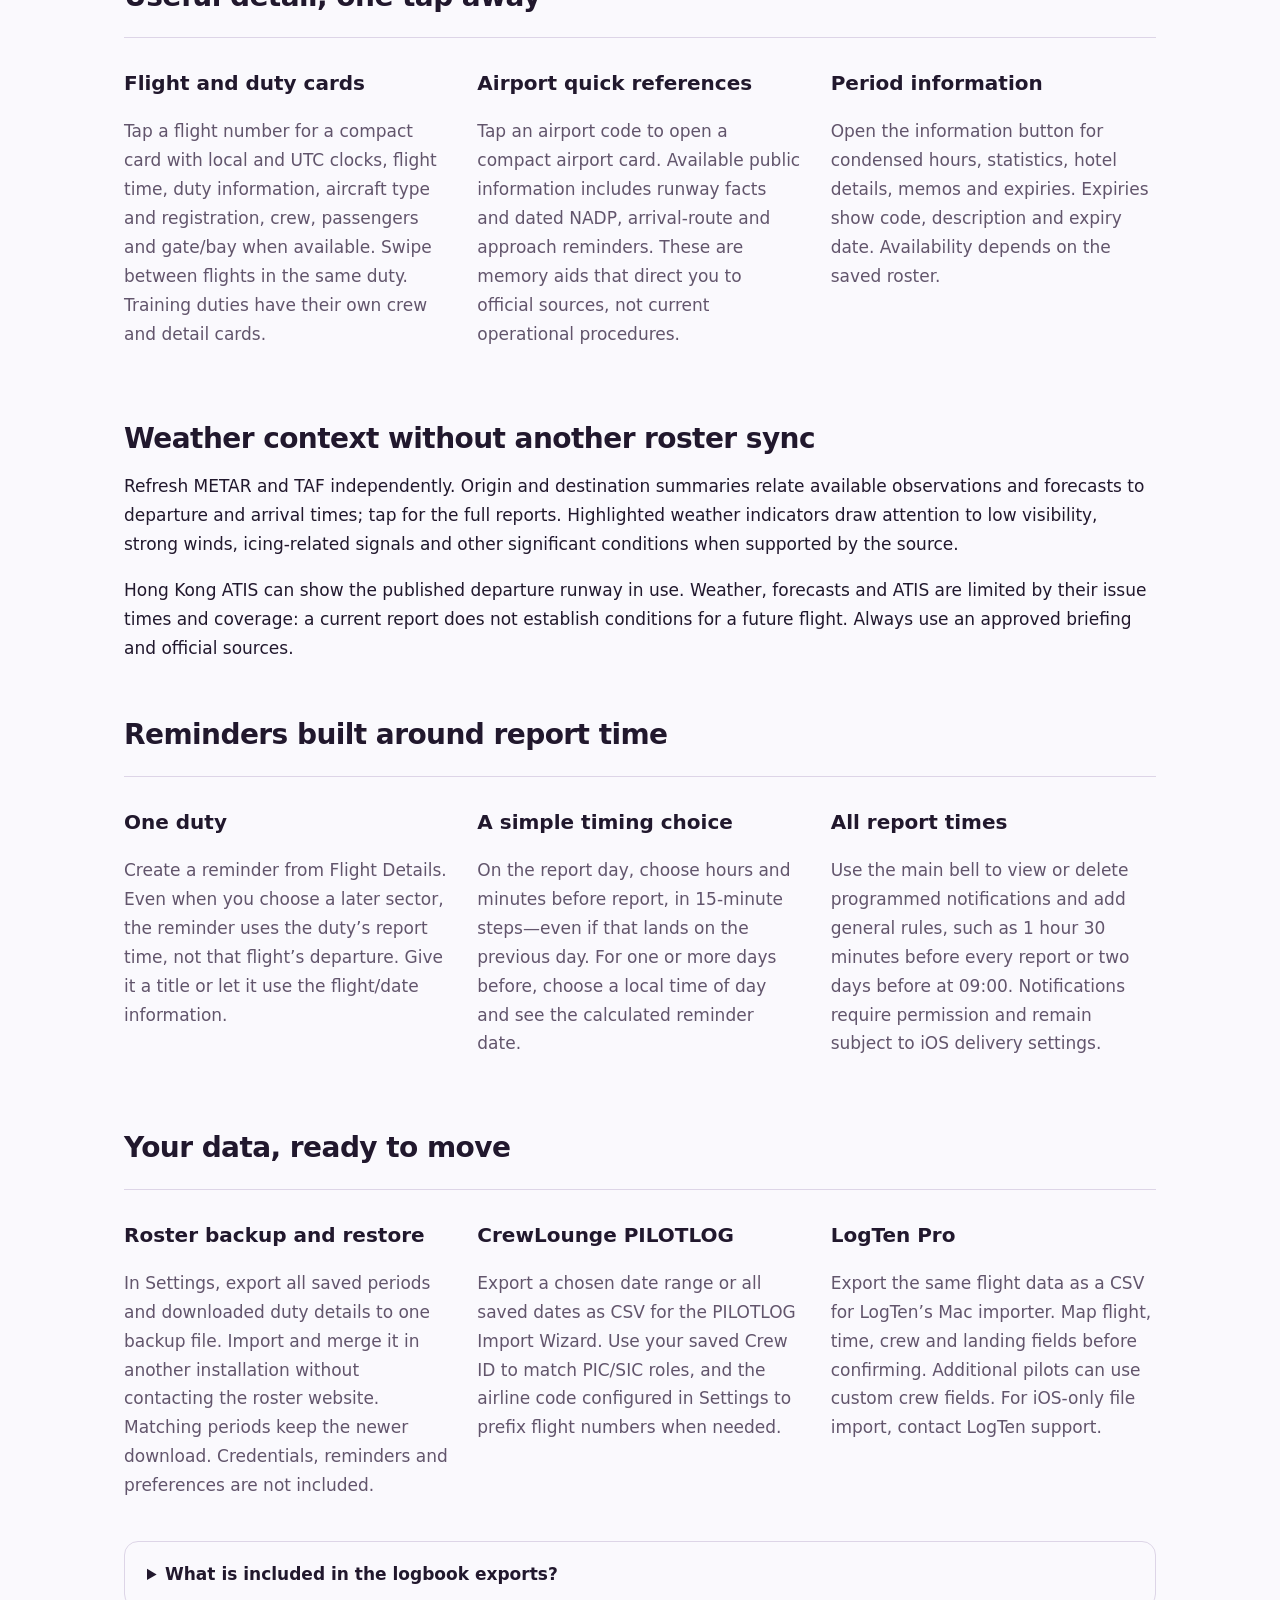
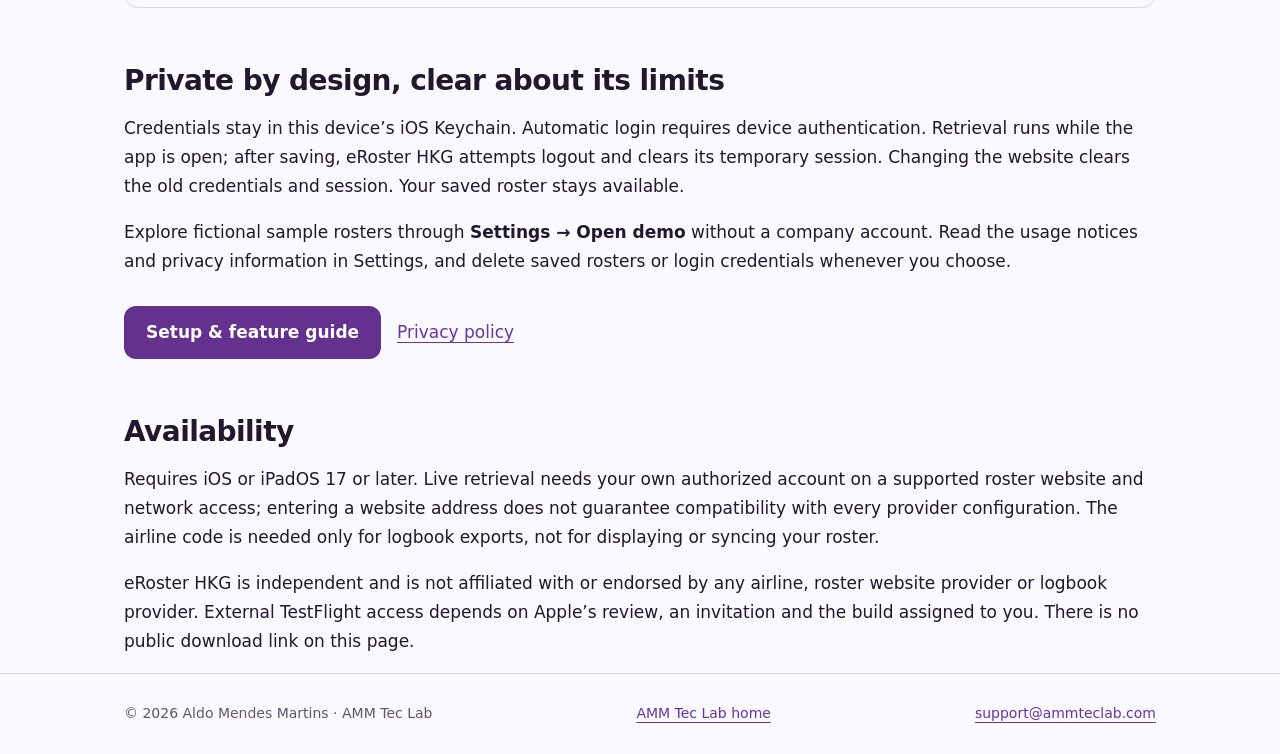
<file: myroster/index.html>
<!doctype html><html lang="en"><head><meta charset="utf-8"><meta name="viewport" content="width=device-width,initial-scale=1"><title>Features &amp; overview | eRoster HKG · AMM Tec Lab</title><meta name="description" content="eRoster HKG app information, support, privacy and usage notices. An independent entertainment-only roster viewer."><meta name="theme-color" content="#64318e"><link rel="canonical" href="https://ammteclab.com/myroster/"><link rel="icon" href="icon.png"><link rel="stylesheet" href="style.css"></head><body><a class="skip" href="#main">Skip to content</a><header><div class="wrap"><a class="brand" href="index.html"><img src="icon.png" width="44" height="44" alt=""><span>eRoster HKG</span></a><nav aria-label="eRoster HKG"><a href="tour.html">Visual tour</a><a href="index.html" aria-current="page">Overview</a><a href="help.html">Help</a><a href="support.html">Support</a><a href="privacy.html">Privacy</a><a href="notices.html">Usage notices</a></nav></div></header><main id="main" class="wrap"><div class="content"><section class="hero"><div><p class="eyebrow">iPhone &amp; iPad · Personal roster companion</p><h1>Your roster.<br>A clearer view.</h1><p class="lead">Browse months in one compact timeline. Open flight details, plan report-time reminders and keep a personal copy of your roster wherever you go.</p><div class="actions"><a class="button" href="#features">Explore the features</a><a href="support.html">Get started</a></div><p class="date">Version 1.0 (20) · Latest update prepared for TestFlight: saved-roster loading recovery.</p></div><img class="hero-icon" src="icon.png" alt="eRoster HKG calendar and airplane app icon" width="260" height="260"></section>
<aside class="notice" aria-label="Important usage notice"><strong>For entertainment only. Not for operational use.</strong><p>eRoster HKG does not replace official rosters, documents, manuals, weather briefings, procedures or instructions. Verify all information with official sources. Responsibility for your use rests with you, subject to rights and liabilities that cannot legally be excluded.</p><a href="notices.html">Read the full usage notices</a></aside>
<section><h2>Build 21 · Clear update notices</h2><p>See a concise description when a newer build is available, then tap Open TestFlight or Later. Settings → About → App updates offers a manual check and direct TestFlight link. Checks happen after roster loading, at most once per app session and six hours apart. Later postpones the same notice for 24 hours. Install build 21 once to receive future notices; the app does not install updates itself.</p><h3>Saved-roster loading recovery retained</h3><p>Saved rosters wait for protected storage and unsuccessful reads retry when you unlock or return to the app. Day-range sync reads saved history before merging updates. Existing files are kept; no resync is needed simply to reopen them.</p><h3>Also included from build 19</h3><p><strong>Three pull distances, three sync choices.</strong> Short: today’s reporting duties, including their flights after midnight. Medium: today through the next day off, inclusive, found within seven workdays plus the following day off. Long: current and available next month. Pull back to shorten the scope. Requests respect the website’s 31-day limit; saved unrelated duties and Originals are preserved.</p><p><strong>Consistent totals.</strong> The monthly header and Period information use the same website Block Hours total. Short and medium syncs refresh available monthly summaries without fetching every duty detail. Failed summary refreshes retain the prior total and update date. HQ1, RE09 and other nonnumeric duties keep duty hours but do not count as flights in daily totals, calculated statistics or logbook exports. Numeric flights returning to their origin still count.</p><p><strong>Choose the detail you need.</strong> Settings offers Pilot or Cabin Crew details. Cabin Crew hides airport references, TAF, ATIS and alerts while retaining Open-Meteo forecasts, METAR observations and other flight information. Switch back at any time. Default View now includes Today + next month, hiding past dates without deleting history. Save and Sync applies that view; Website &amp; login has its own section.</p><p><strong>Clearer compact details.</strong> FULL SYNC stays left; DAY SYNC or an inclusive count such as 5 DAY SYNC stays right, with compact local timestamps. Status messages wrap. Tiny roster text and weather icons are 20% larger; weather uses only its condition icon and temperature. Completed-flight details label saved weather with its latest retrieval date and local time.</p><p><strong>Smoother sign-in recovery.</strong> Resume retains automatic login. Genuine password-change and expiry prompts stop retries and explain how to change the password on the official website, then update saved credentials. A lone autofill hint does not trigger a reset warning.</p><p>Fast opening and app switching, aligned Latest/Original comparison, report reminders, Friends sharing, PDF sharing, logbook exports and offline illustrated help remain available. TestFlight availability depends on your invitation and Apple’s release status. <a href="help.html">Read the complete guide</a>.</p></section><section id="features"><p class="eyebrow">The roster at a glance</p><h2>A compact timeline that moves with you</h2><p class="lead">See approximately nine day columns in portrait. Rotate for more days at the same narrow width, with the top controls hidden to give your roster more room.</p><div class="features"><article><h3>Scroll, rotate, explore</h3><p>Swipe horizontally across saved periods. Keep the same day in view when rotating. Pinch with two fingers to magnify and pan, then release to return to the normal scale. Single taps still open flight details.</p></article><article><h3>Start with today</h3><p>Optionally place today at the left edge when opening the app, with its date highlighted. Other days remain available to scroll through. The month in view shows its flight-hour total.</p></article><article><h3>The duty, in order</h3><p>Follow report time, flight number, departure, route, arrival, aircraft type and debrief in a compact matrix. Standby start/end times and turnarounds under three hours appear where the saved data supports them.</p></article></div></section>
<section><h2>From one month to a full year</h2><div class="features"><article><h3>Automatic retrieval</h3><p>Enter your roster website address, Crew ID and password at first setup. Sync opens My Schedule and retrieves your selected period, with a progress bar. Request current and next month together when the next month is published.</p></article><article><h3>Saved months, together</h3><p>Keep downloaded rosters offline. Select multiple saved periods or open current plus next month without syncing again. Future months appear first, followed by current and older months. A new download replaces the same period; older months remain until deleted.</p></article><article><h3>Twelve-month history</h3><p>Request the current month and previous eleven months in one download. Each available month is saved separately and can be viewed in the combined timeline. Retrieval depends on the roster website’s availability.</p></article></div></section>
<section><h2>Useful detail, one tap away</h2><div class="features"><article><h3>Flight and duty cards</h3><p>Tap a flight number for a compact card with local and UTC clocks, flight time, duty information, aircraft type and registration, crew, passengers and gate/bay when available. Swipe between flights in the same duty. Training duties have their own crew and detail cards.</p></article><article><h3>Airport quick references</h3><p>Tap an airport code to open a compact airport card. Available public information includes runway facts and dated NADP, arrival-route and approach reminders. These are memory aids that direct you to official sources, not current operational procedures.</p></article><article><h3>Period information</h3><p>Open the information button for condensed hours, statistics, hotel details, memos and expiries. Expiries show code, description and expiry date. Availability depends on the saved roster.</p></article></div></section>
<section><h2>Weather context without another roster sync</h2><p>Refresh METAR and TAF independently. Origin and destination summaries relate available observations and forecasts to departure and arrival times; tap for the full reports. Highlighted weather indicators draw attention to low visibility, strong winds, icing-related signals and other significant conditions when supported by the source.</p><p>Hong Kong ATIS can show the published departure runway in use. Weather, forecasts and ATIS are limited by their issue times and coverage: a current report does not establish conditions for a future flight. Always use an approved briefing and official sources.</p></section>
<section><h2>Reminders built around report time</h2><div class="features"><article><h3>One duty</h3><p>Create a reminder from Flight Details. Even when you choose a later sector, the reminder uses the duty’s report time, not that flight’s departure. Give it a title or let it use the flight/date information.</p></article><article><h3>A simple timing choice</h3><p>On the report day, choose hours and minutes before report, in 15-minute steps—even if that lands on the previous day. For one or more days before, choose a local time of day and see the calculated reminder date.</p></article><article><h3>All report times</h3><p>Use the main bell to view or delete programmed notifications and add general rules, such as 1 hour 30 minutes before every report or two days before at 09:00. Notifications require permission and remain subject to iOS delivery settings.</p></article></div></section>
<section><h2>Your data, ready to move</h2><div class="features"><article><h3>Roster backup and restore</h3><p>In Settings, export all saved periods and downloaded duty details to one backup file. Import and merge it in another installation without contacting the roster website. Matching periods keep the newer download. Credentials, reminders and preferences are not included.</p></article><article><h3>CrewLounge PILOTLOG</h3><p>Export a chosen date range or all saved dates as CSV for the PILOTLOG Import Wizard. Use your saved Crew ID to match PIC/SIC roles, and the airline code configured in Settings to prefix flight numbers when needed.</p></article><article><h3>LogTen Pro</h3><p>Export the same flight data as a CSV for LogTen’s Mac importer. Map flight, time, crew and landing fields before confirming. Additional pilots can use custom crew fields. For iOS-only file import, contact LogTen support.</p></article></div><details><summary>What is included in the logbook exports?</summary><p>UTC dates and block clocks, flight numbers, route, duration, aircraft type and registration, PIC/SIC time when identifiable, pilot names with the nominated PIC first, IFR, cross-country, actual instrument, estimated night time, PF/PM and day/night landing counts. Day time is total minus night.</p><p>The current export defaults set IFR, cross-country and actual instrument to total time; actual instrument is an assumption, not measured experience. Each duty starts PM and alternates PF/PM, with one landing on PF sectors and zero on PM sectors. Night estimates use civil twilight along a constant-speed great-circle route. Review and correct these defaults, scheduled times and landing counts before importing into a personal logbook. No VFR time is added.</p><p>Missing or ambiguous data is flagged. Flight-only exports omit non-flight duties and identified deadhead legs. Check for duplicates in the receiving logbook. Exports include personal crew information: save and share them privately.</p></details></section>
<section><h2>Private by design, clear about its limits</h2><p>Credentials stay in this device’s iOS Keychain. Automatic login requires device authentication. Retrieval runs while the app is open; after saving, eRoster HKG attempts logout and clears its temporary session. Changing the website clears the old credentials and session. Your saved roster stays available.</p><p>Explore fictional sample rosters through <strong>Settings → Open demo</strong> without a company account. Read the usage notices and privacy information in Settings, and delete saved rosters or login credentials whenever you choose.</p><div class="actions"><a class="button" href="support.html">Setup &amp; feature guide</a><a href="privacy.html">Privacy policy</a></div></section>
<section><h2>Availability</h2><p>Requires iOS or iPadOS 17 or later. Live retrieval needs your own authorized account on a supported roster website and network access; entering a website address does not guarantee compatibility with every provider configuration. The airline code is needed only for logbook exports, not for displaying or syncing your roster.</p><p>eRoster HKG is independent and is not affiliated with or endorsed by any airline, roster website provider or logbook provider. External TestFlight access depends on Apple’s review, an invitation and the build assigned to you. There is no public download link on this page.</p></section></div></main><footer><div class="wrap"><span>© 2026 Aldo Mendes Martins · AMM Tec Lab</span><a href="https://ammteclab.com/">AMM Tec Lab home</a><a href="mailto:support@ammteclab.com">support@ammteclab.com</a></div></footer></body></html>
</file>
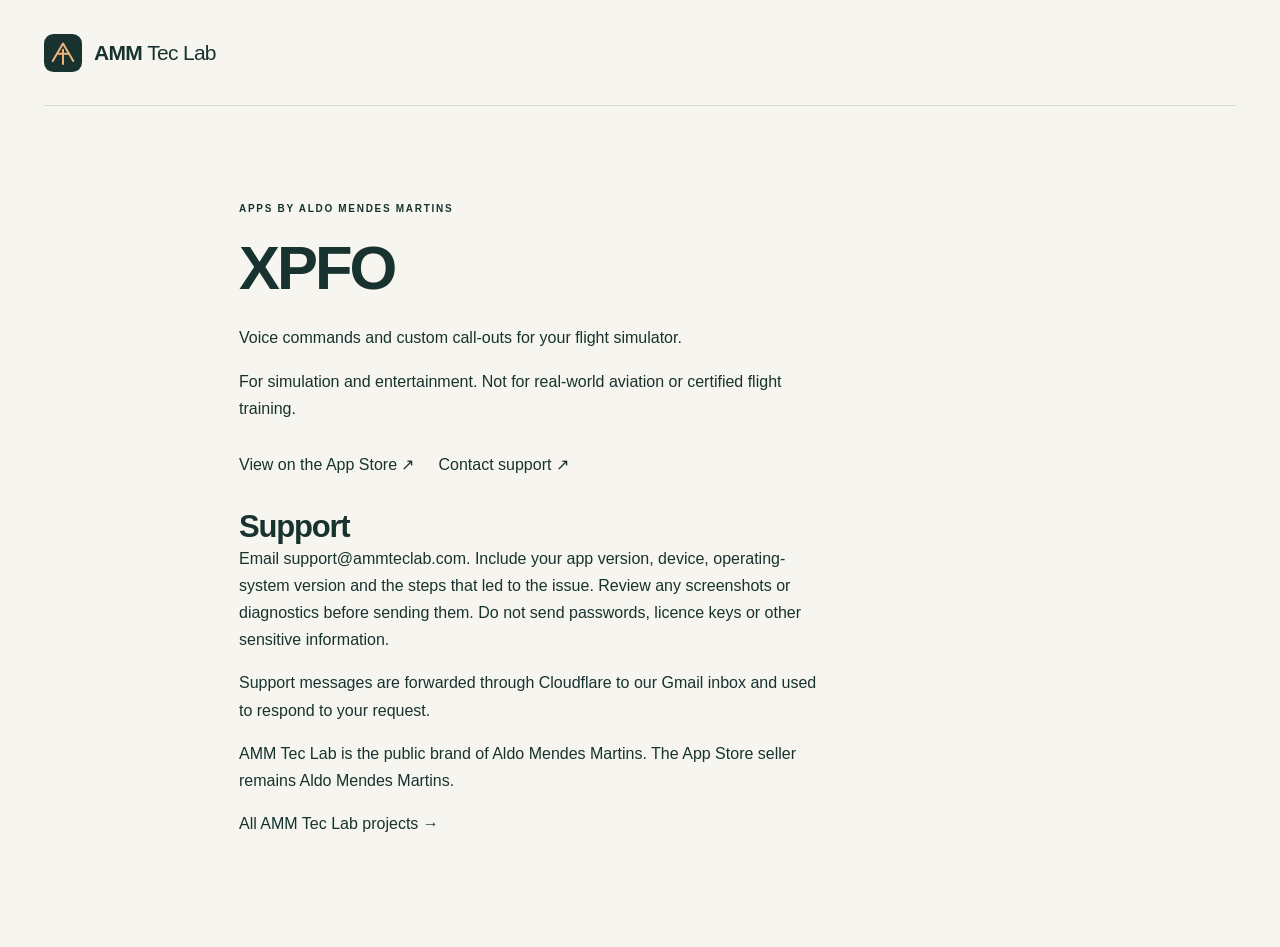
<file: xpfo/index.html>
<!doctype html><html lang="en"><head><meta charset="utf-8"><meta name="viewport" content="width=device-width,initial-scale=1"><title>XPFO · AMM Tec Lab</title><link rel="canonical" href="https://ammteclab.com/xpfo/"><link rel="stylesheet" href="../style.css"><style>main{max-width:850px;margin:70px auto;padding:24px}main p{max-width:65ch;line-height:1.7}.app-links{display:flex;gap:24px;flex-wrap:wrap;margin:30px 0}</style></head><body><header class="header wrap"><a class="brand" href="../"><img src="../assets/mark.svg" alt="" width="38" height="38"><span>AMM <b>Tec Lab</b></span></a></header><main><p class="eyebrow">APPS BY ALDO MENDES MARTINS</p><h1>XPFO</h1><p>Voice commands and custom call-outs for your flight simulator.</p><p>For simulation and entertainment. Not for real-world aviation or certified flight training.</p><div class="app-links"><a href="https://apps.apple.com/app/id6757509002">View on the App Store ↗</a><a href="mailto:support@ammteclab.com">Contact support ↗</a></div><section id="support"><h2>Support</h2><p>Email <a href="mailto:support@ammteclab.com">support@ammteclab.com</a>. Include your app version, device, operating-system version and the steps that led to the issue. Review any screenshots or diagnostics before sending them. Do not send passwords, licence keys or other sensitive information.</p><p>Support messages are forwarded through Cloudflare to our Gmail inbox and used to respond to your request.</p></section><p>AMM Tec Lab is the public brand of Aldo Mendes Martins. The App Store seller remains Aldo Mendes Martins.</p><p><a href="../">All AMM Tec Lab projects →</a></p></main></body></html>
</file>
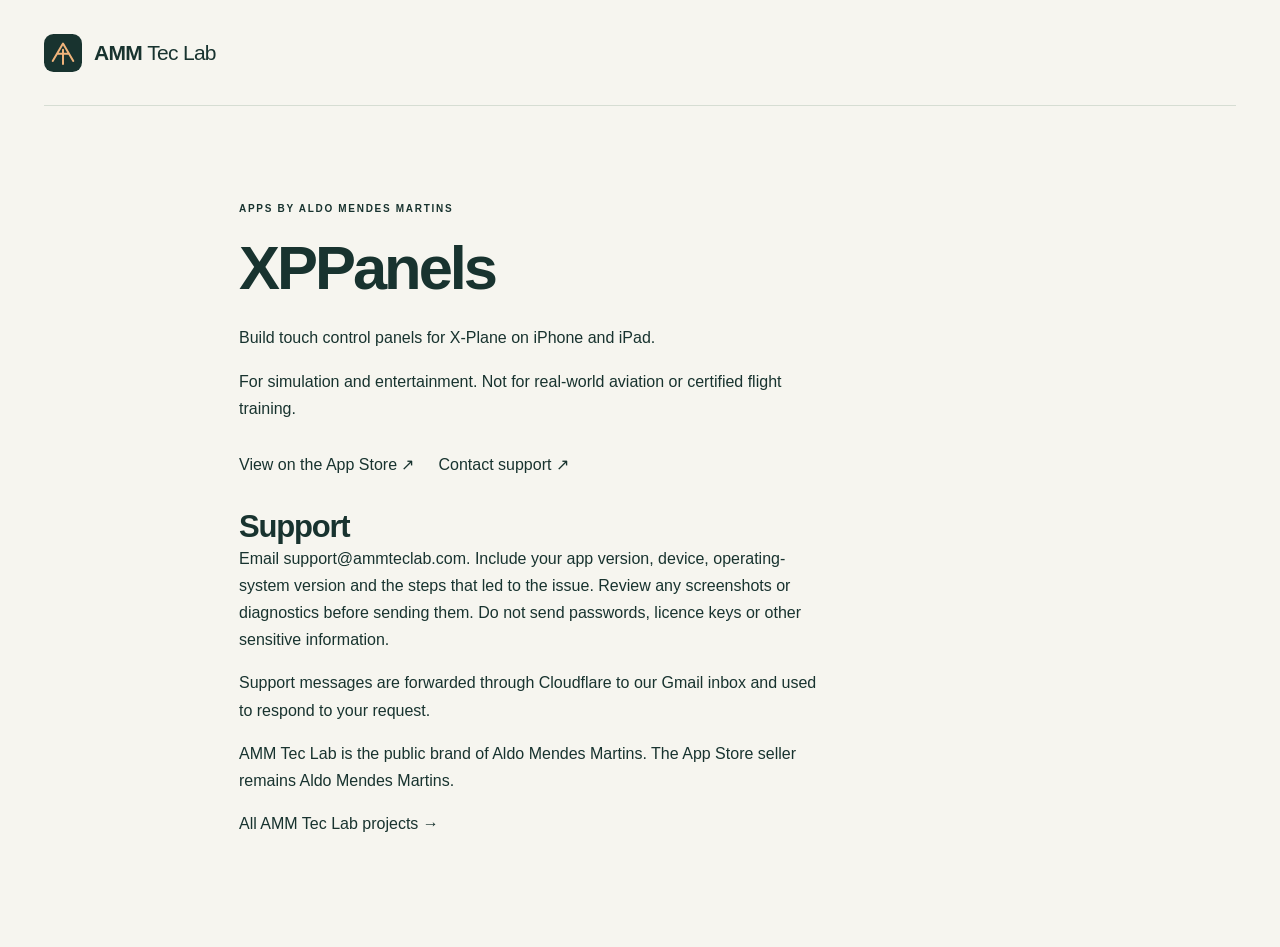
<file: xppanels/index.html>
<!doctype html><html lang="en"><head><meta charset="utf-8"><meta name="viewport" content="width=device-width,initial-scale=1"><title>XPPanels · AMM Tec Lab</title><link rel="canonical" href="https://ammteclab.com/xppanels/"><link rel="stylesheet" href="../style.css"><style>main{max-width:850px;margin:70px auto;padding:24px}main p{max-width:65ch;line-height:1.7}.app-links{display:flex;gap:24px;flex-wrap:wrap;margin:30px 0}</style></head><body><header class="header wrap"><a class="brand" href="../"><img src="../assets/mark.svg" alt="" width="38" height="38"><span>AMM <b>Tec Lab</b></span></a></header><main><p class="eyebrow">APPS BY ALDO MENDES MARTINS</p><h1>XPPanels</h1><p>Build touch control panels for X-Plane on iPhone and iPad.</p><p>For simulation and entertainment. Not for real-world aviation or certified flight training.</p><div class="app-links"><a href="https://apps.apple.com/app/id6754986883">View on the App Store ↗</a><a href="mailto:support@ammteclab.com">Contact support ↗</a></div><section id="support"><h2>Support</h2><p>Email <a href="mailto:support@ammteclab.com">support@ammteclab.com</a>. Include your app version, device, operating-system version and the steps that led to the issue. Review any screenshots or diagnostics before sending them. Do not send passwords, licence keys or other sensitive information.</p><p>Support messages are forwarded through Cloudflare to our Gmail inbox and used to respond to your request.</p></section><p>AMM Tec Lab is the public brand of Aldo Mendes Martins. The App Store seller remains Aldo Mendes Martins.</p><p><a href="../">All AMM Tec Lab projects →</a></p></main></body></html>
</file>
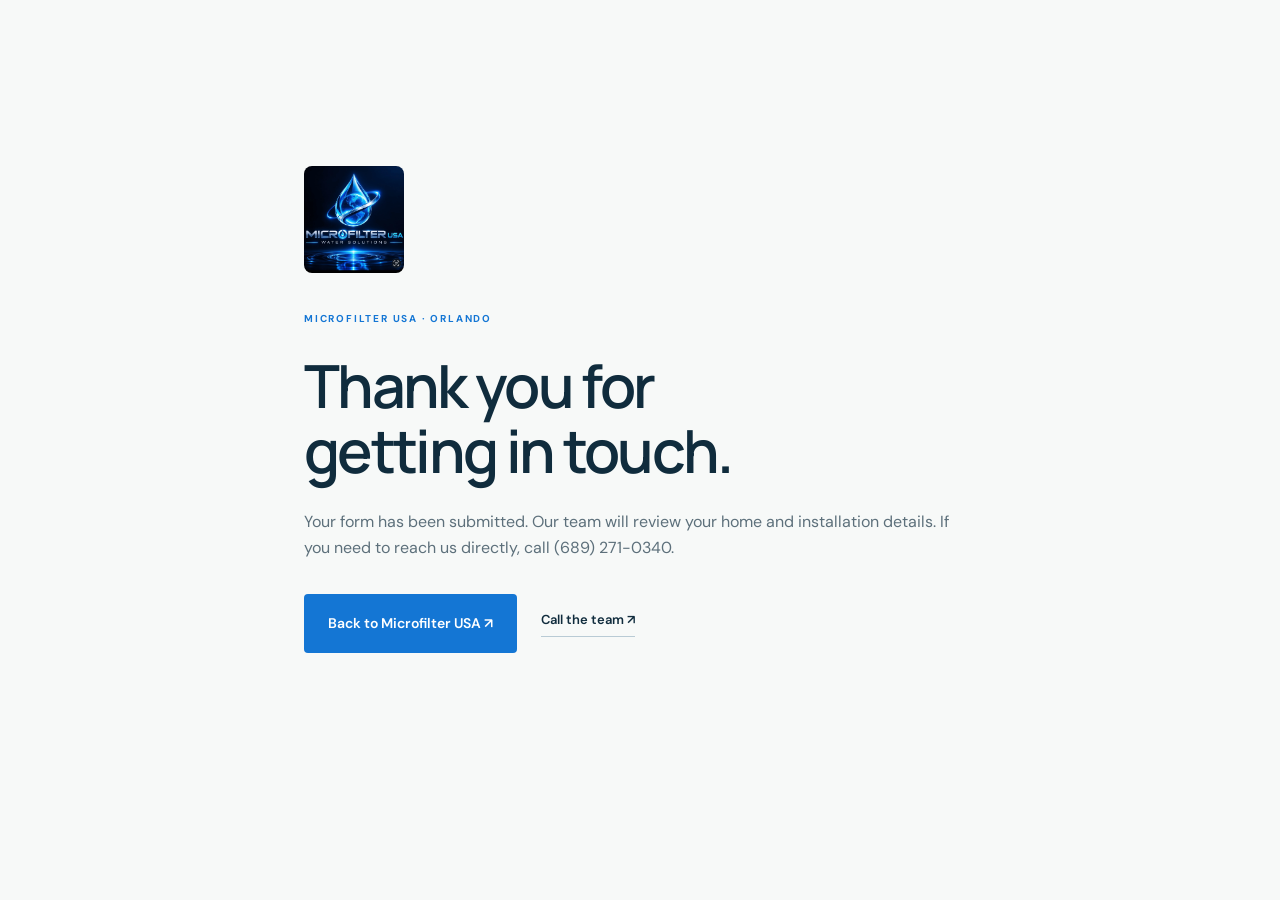
<file: microfilterusa/thanks.html>
<!doctype html><html lang="en"><head><meta charset="utf-8"><meta name="viewport" content="width=device-width,initial-scale=1"><meta name="robots" content="noindex"><title>Thank you | Microfilter USA</title><link rel="stylesheet" href="style.css"></head><body><main class="section" style="max-width:800px;margin:8vh auto"><img src="assets/logo.webp" alt="Microfilter USA" width="100" height="107" style="border-radius:8px;margin-bottom:30px"><p class="eyebrow">MICROFILTER USA · ORLANDO</p><h1>Thank you for<br>getting in touch.</h1><p style="margin-bottom:30px">Your form has been submitted. Our team will review your home and installation details. If you need to reach us directly, call (689) 271-0340.</p><div class="actions"><a class="button" href="./">Back to Microfilter USA ↗</a><a class="text-link" href="tel:+16892710340">Call the team ↗</a></div></main></body></html>
</file>
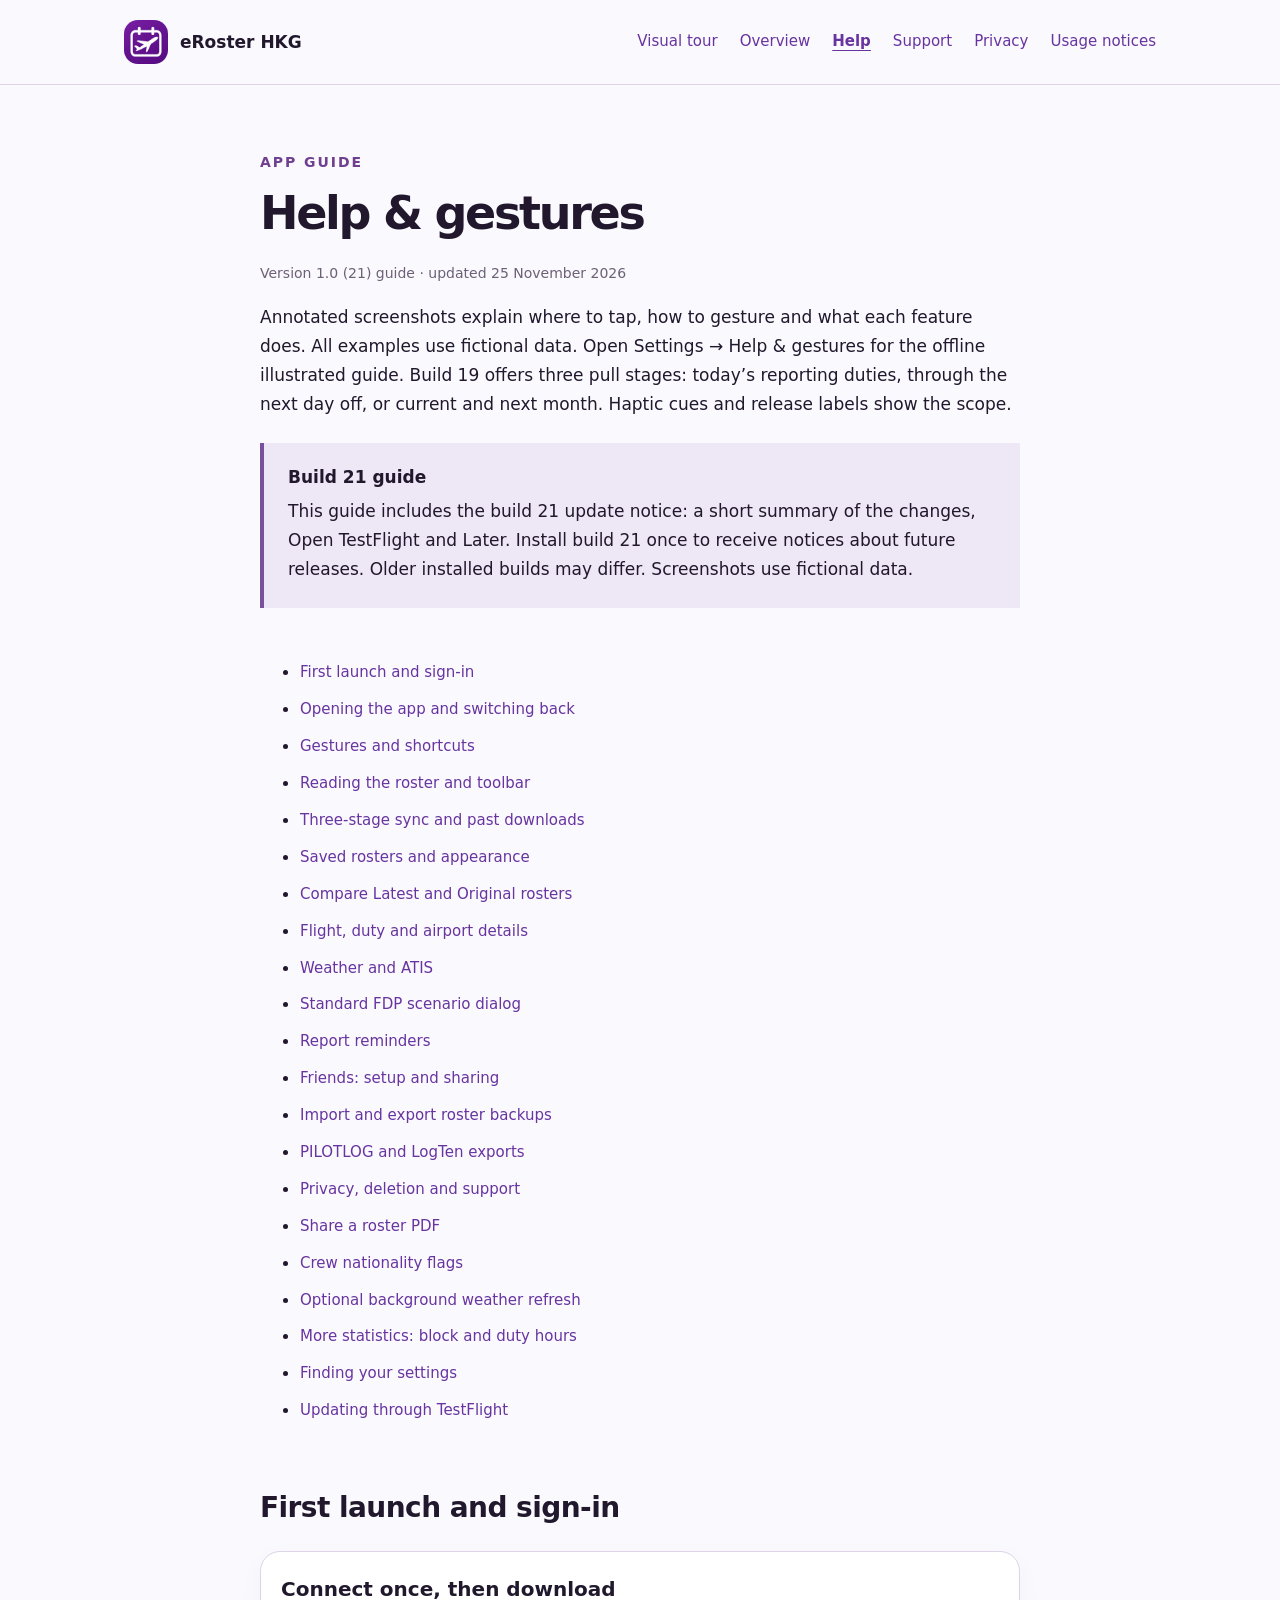
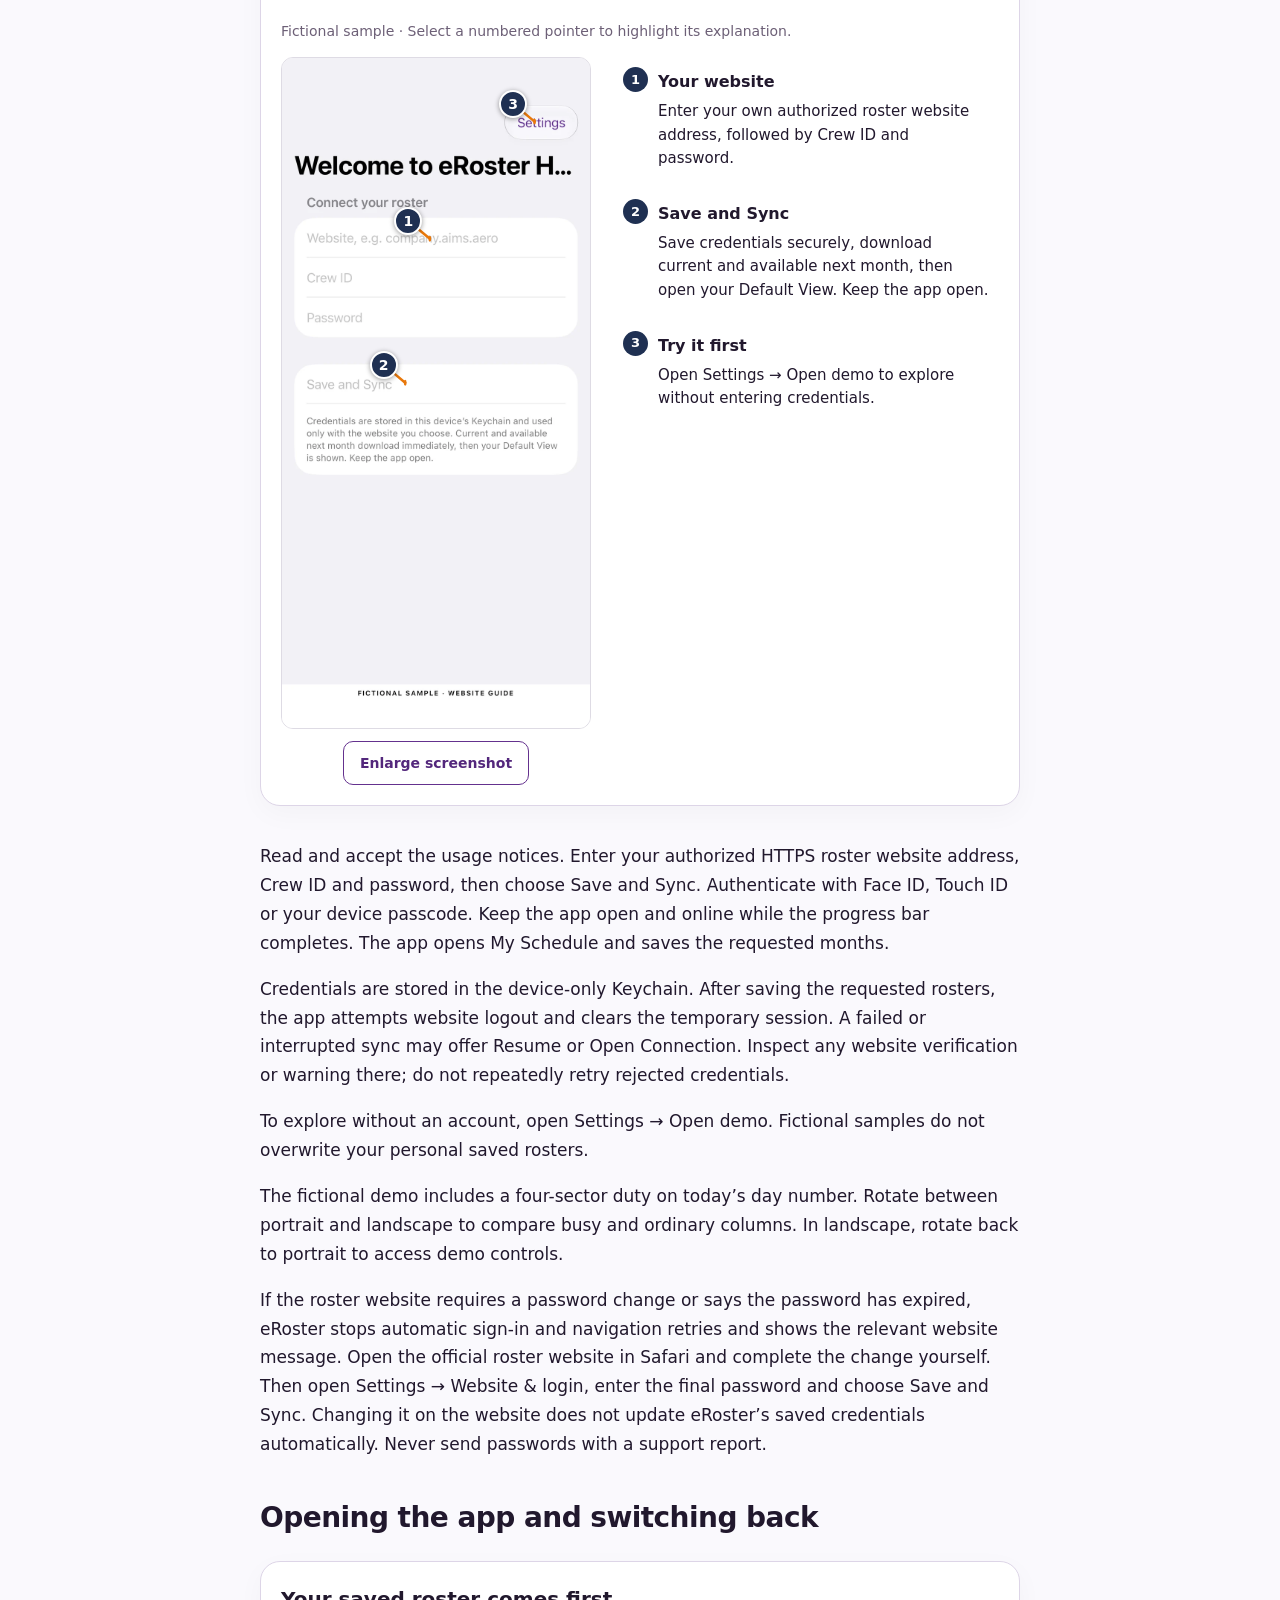
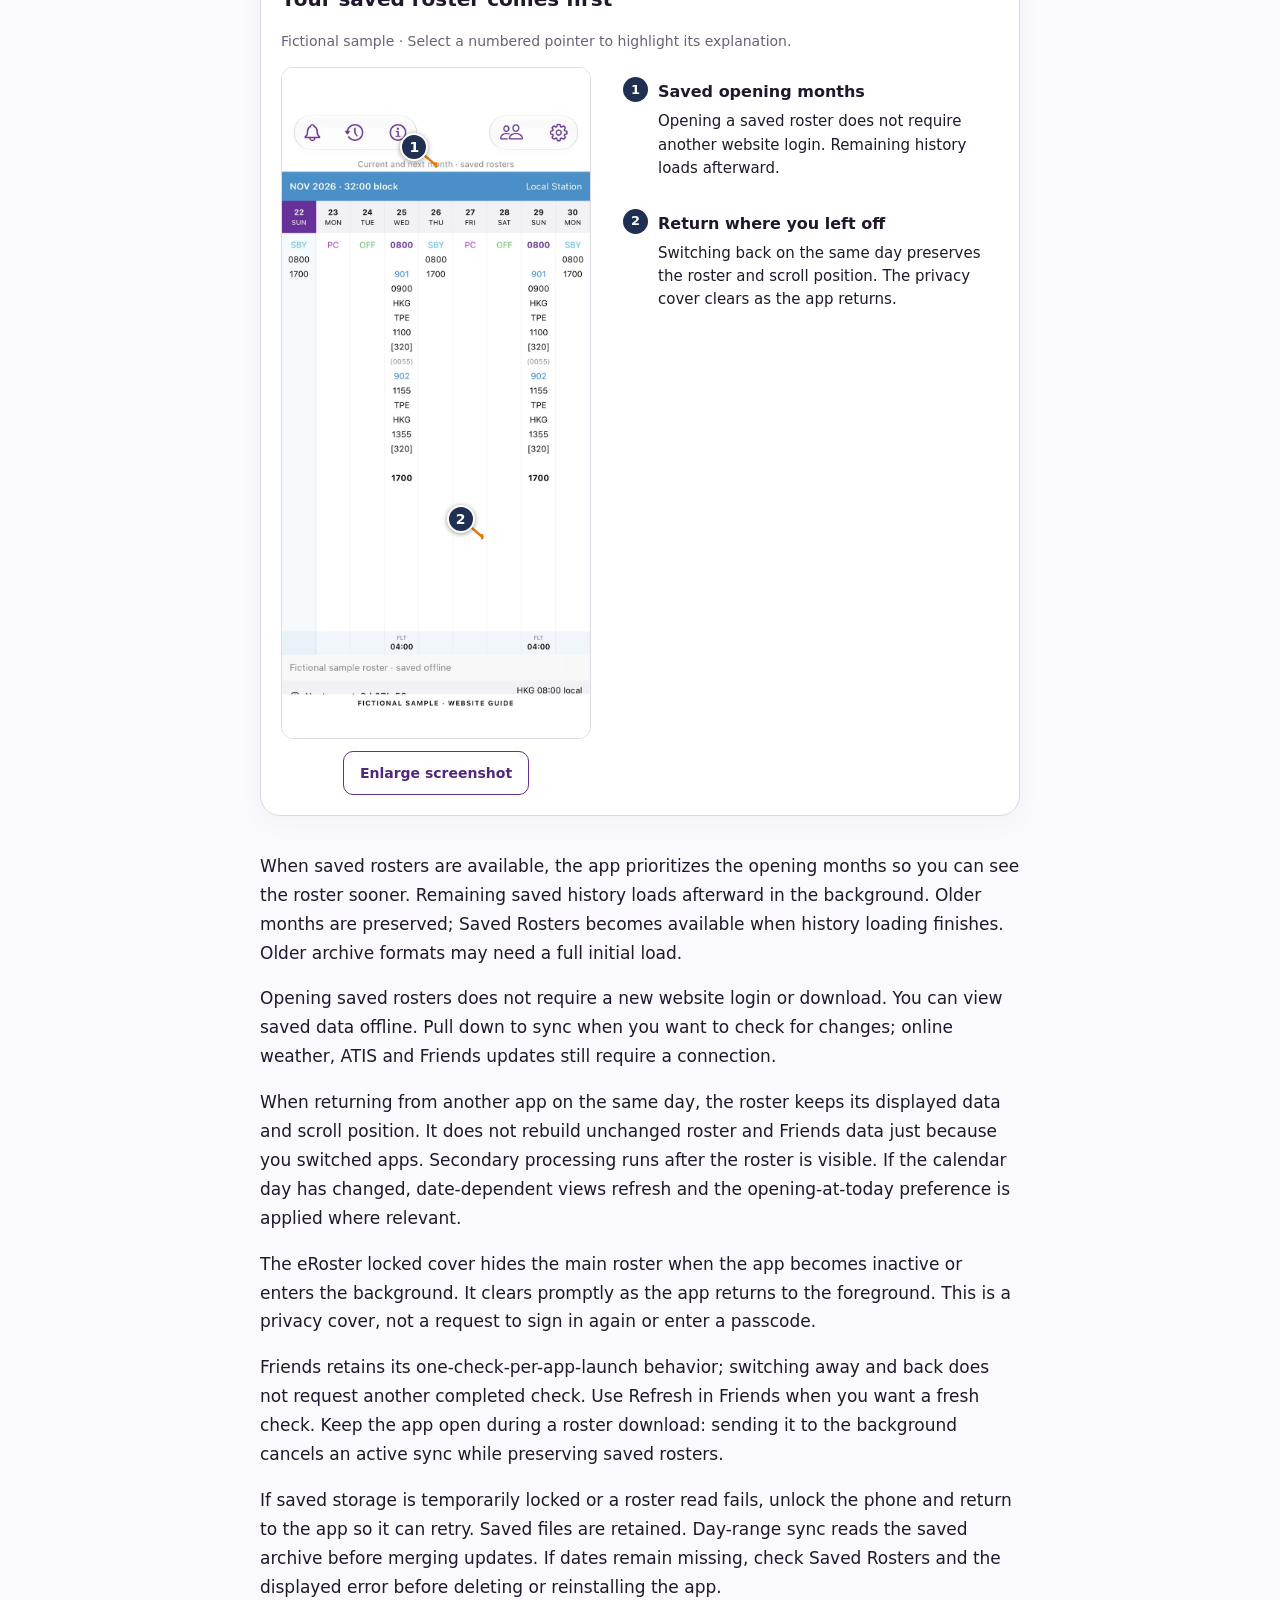
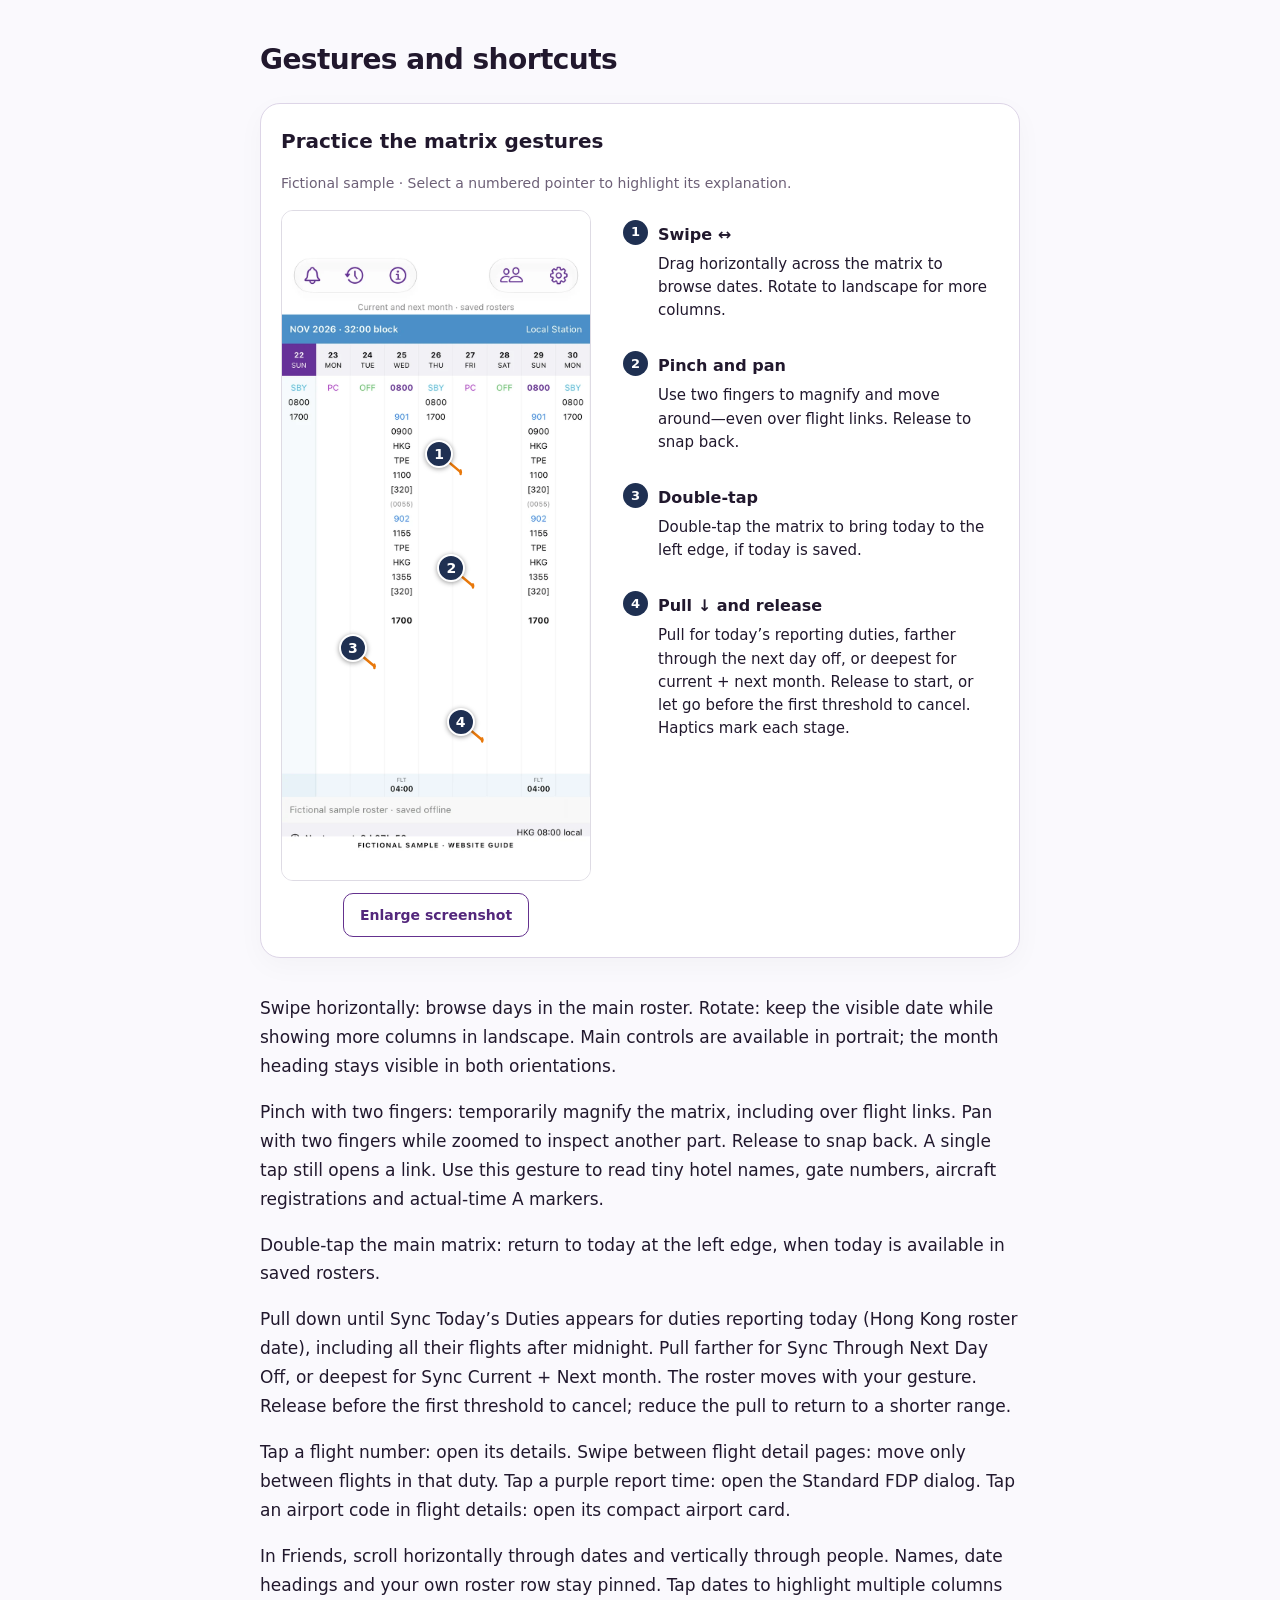
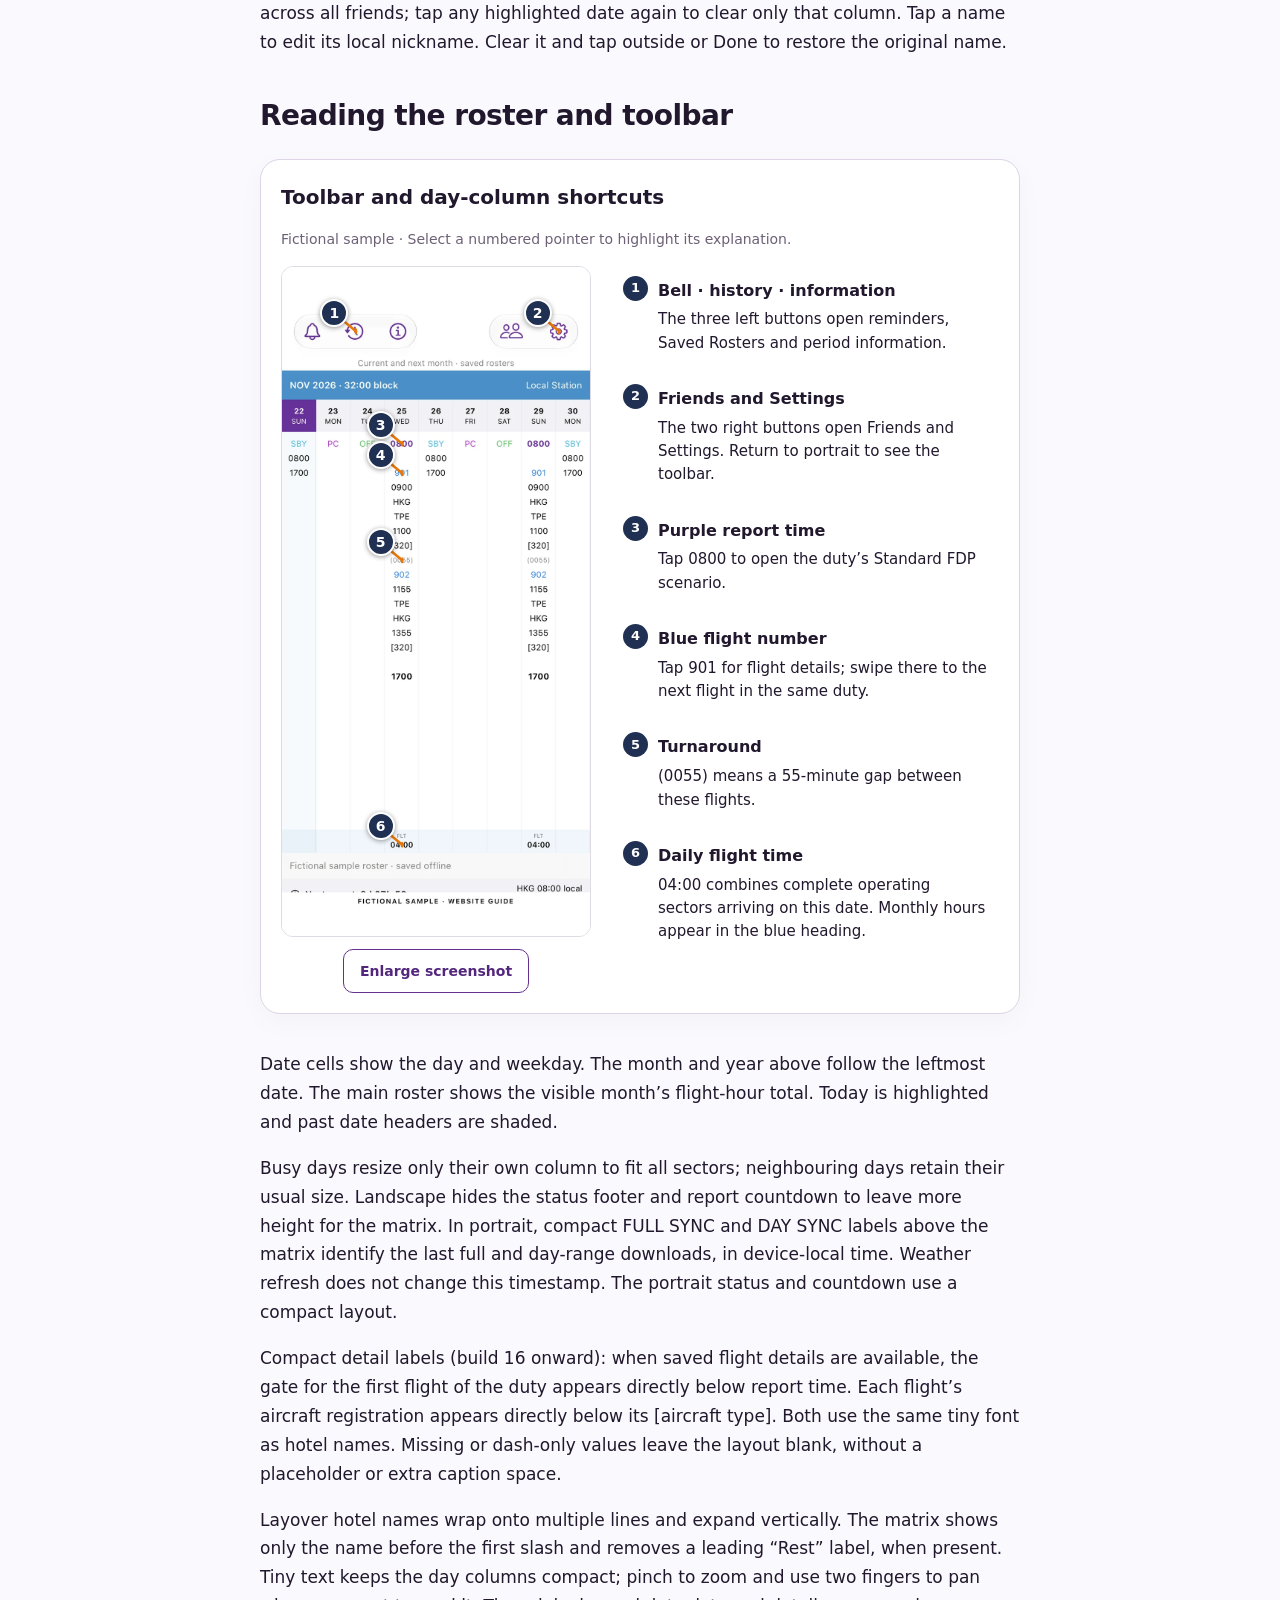
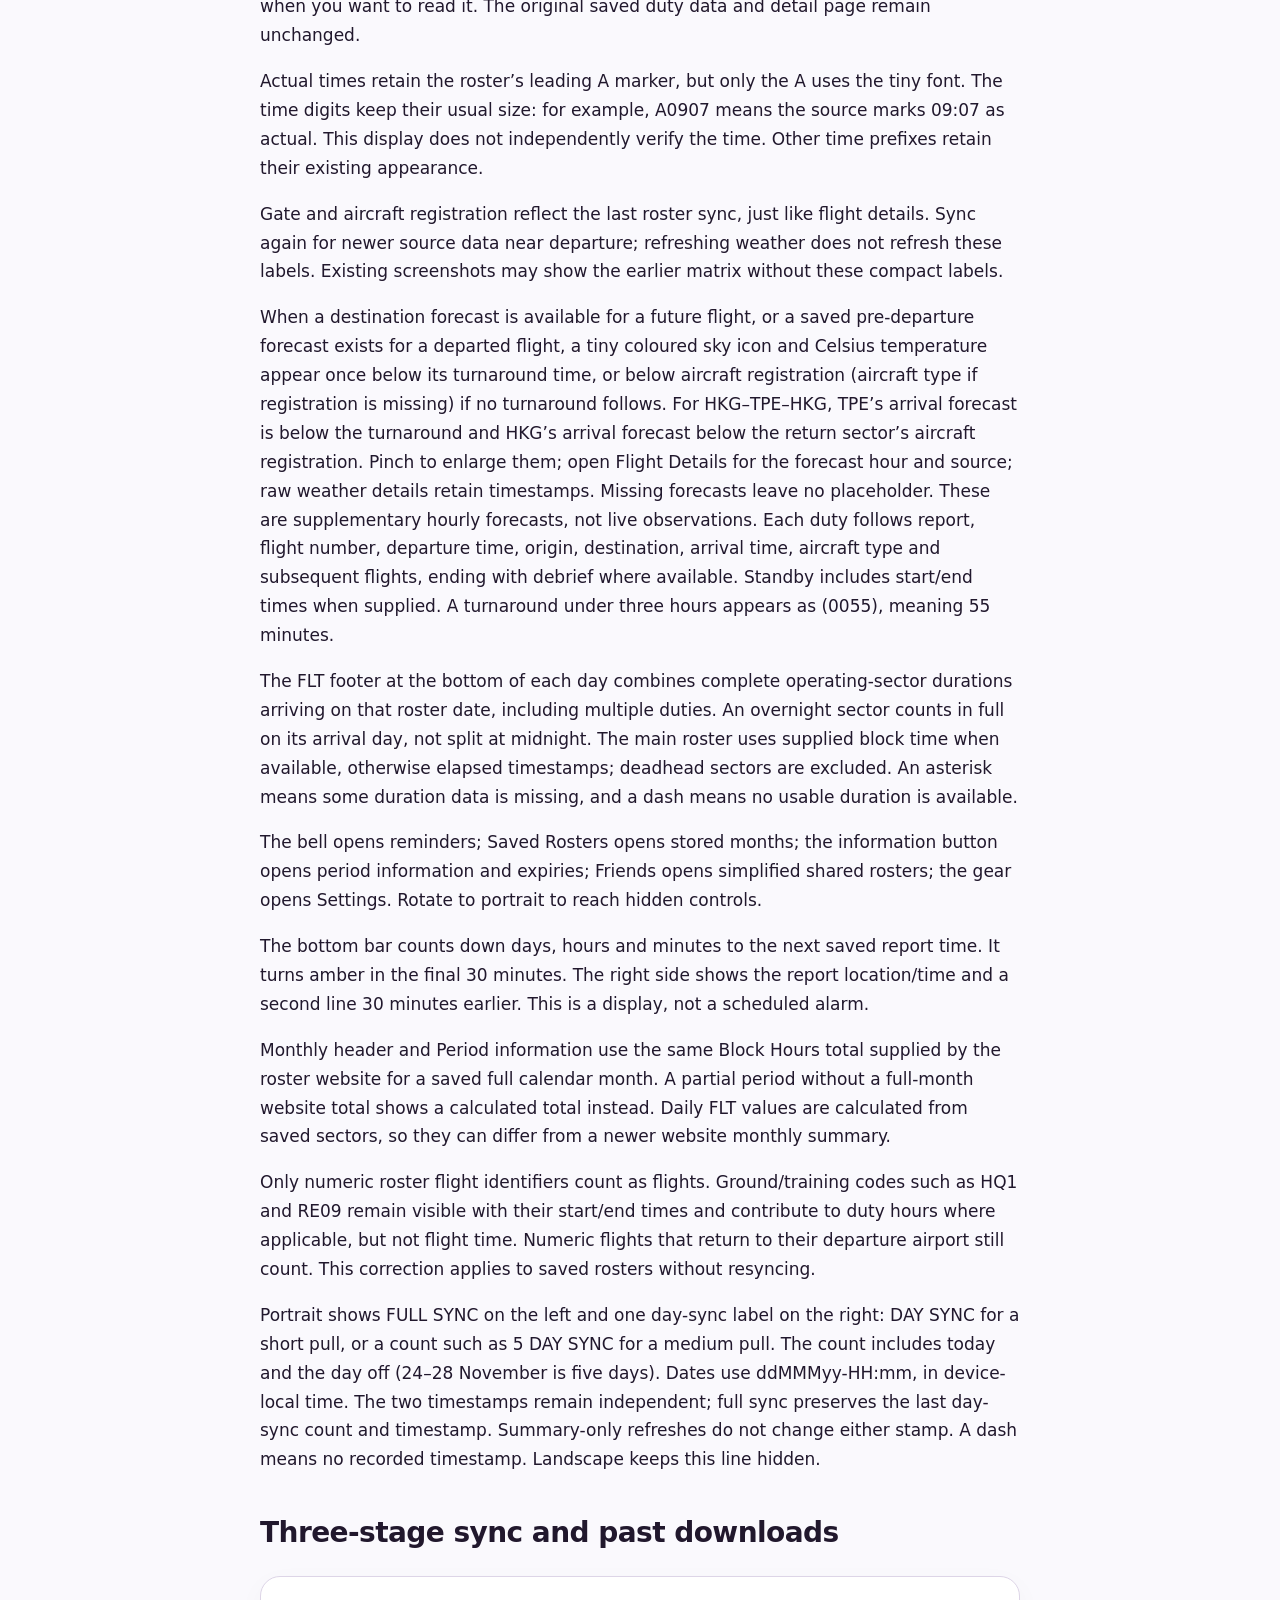
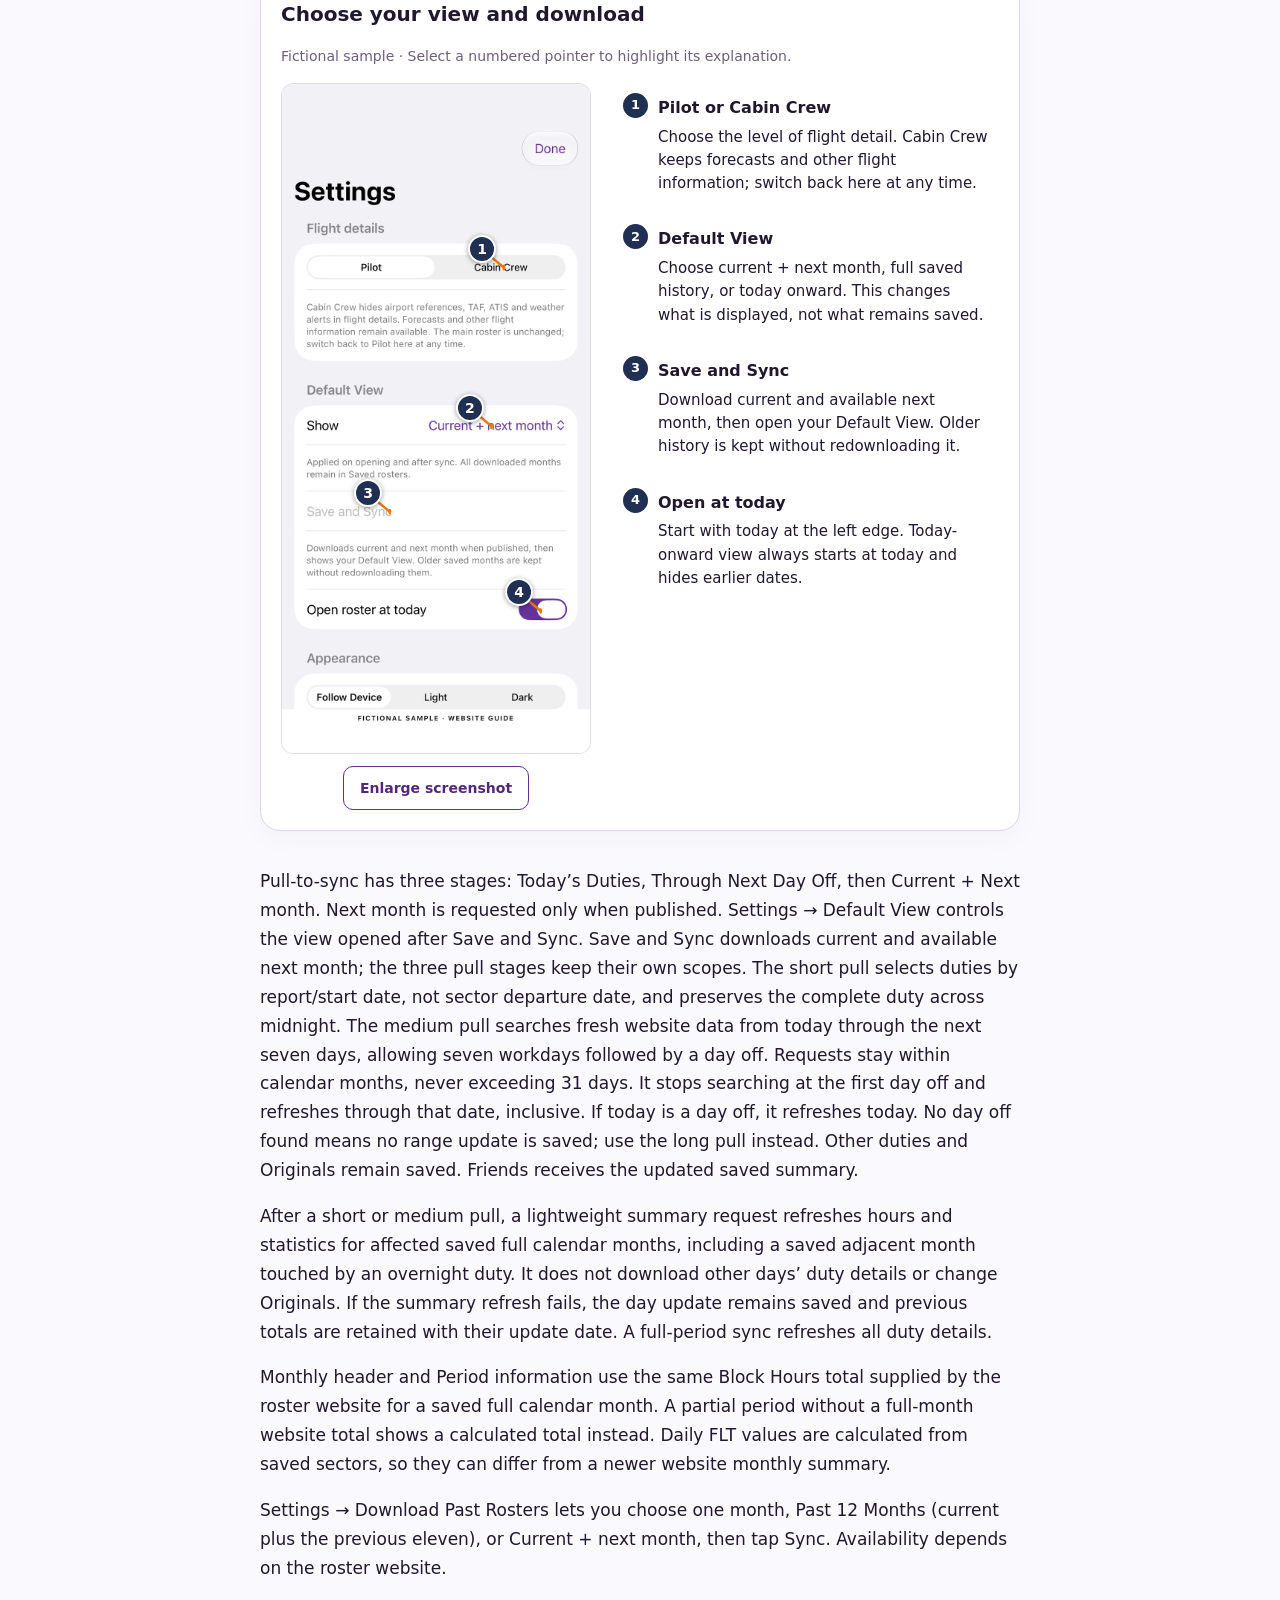
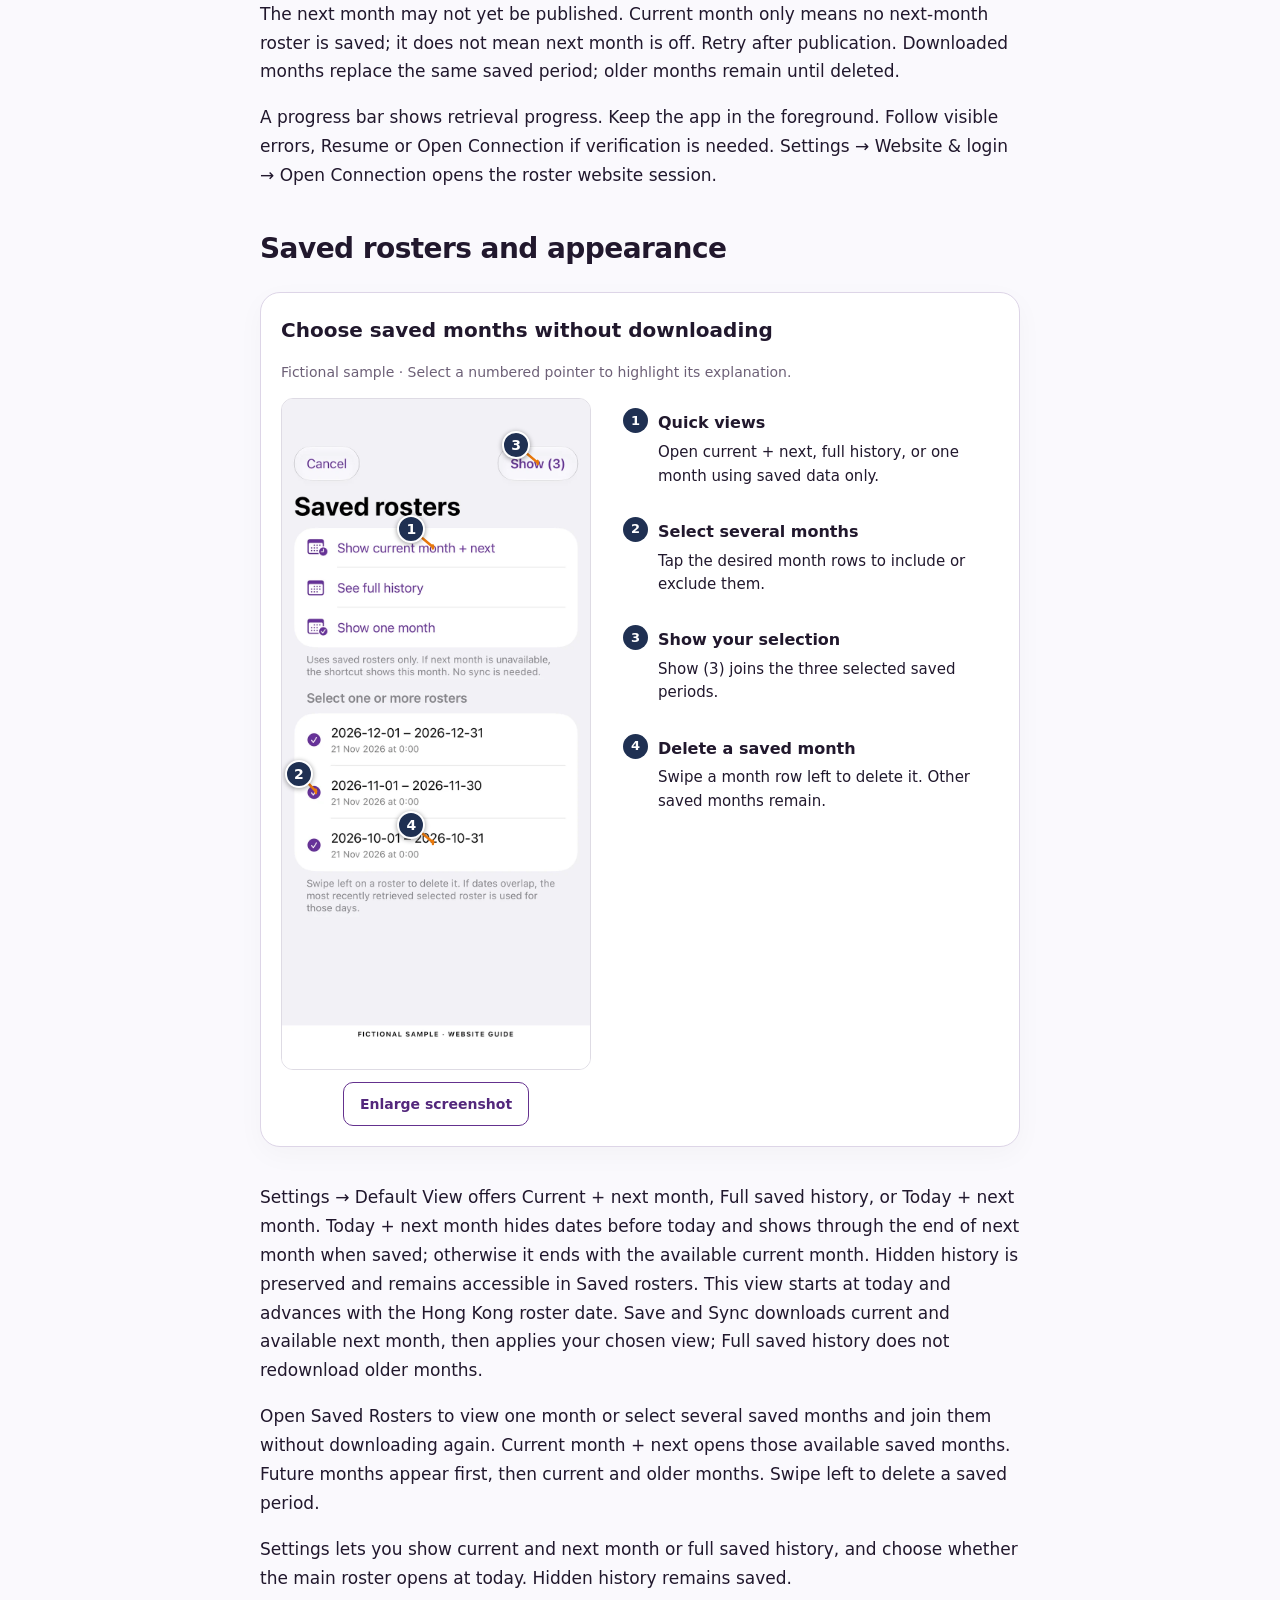
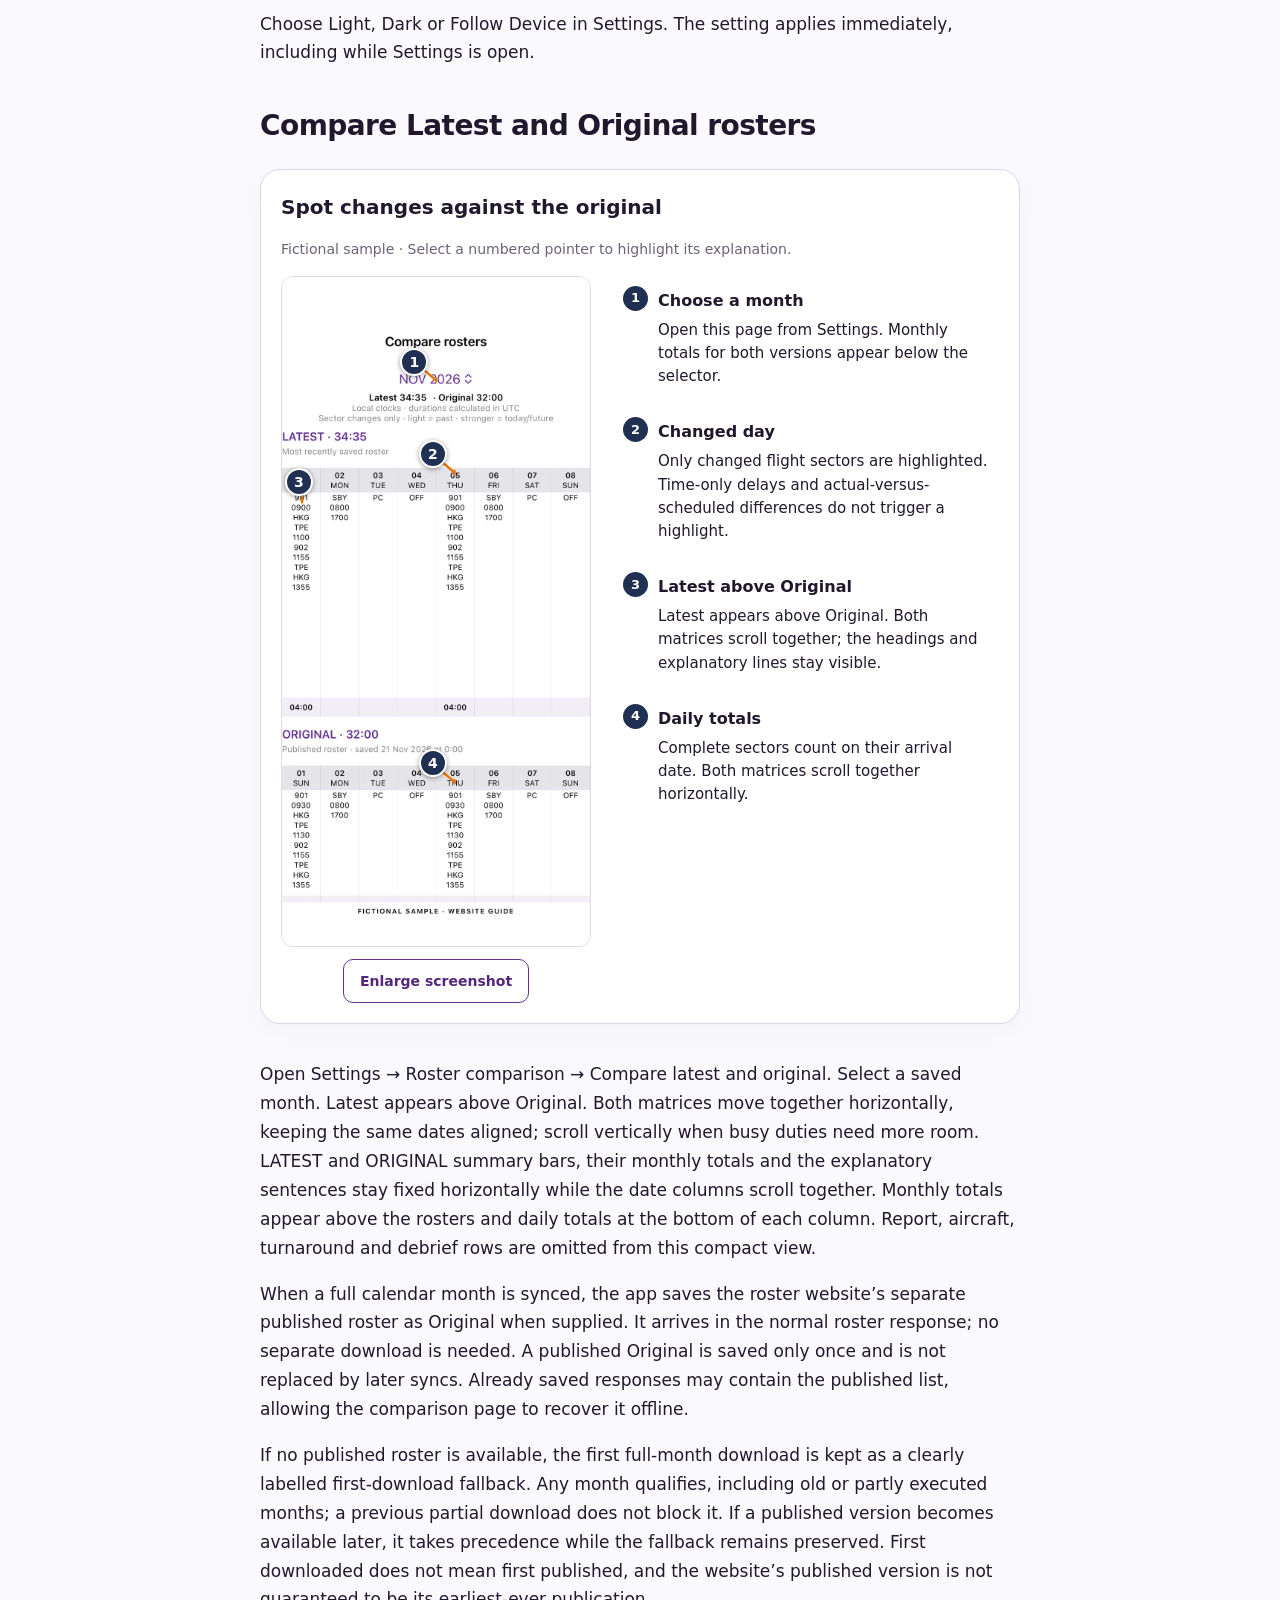
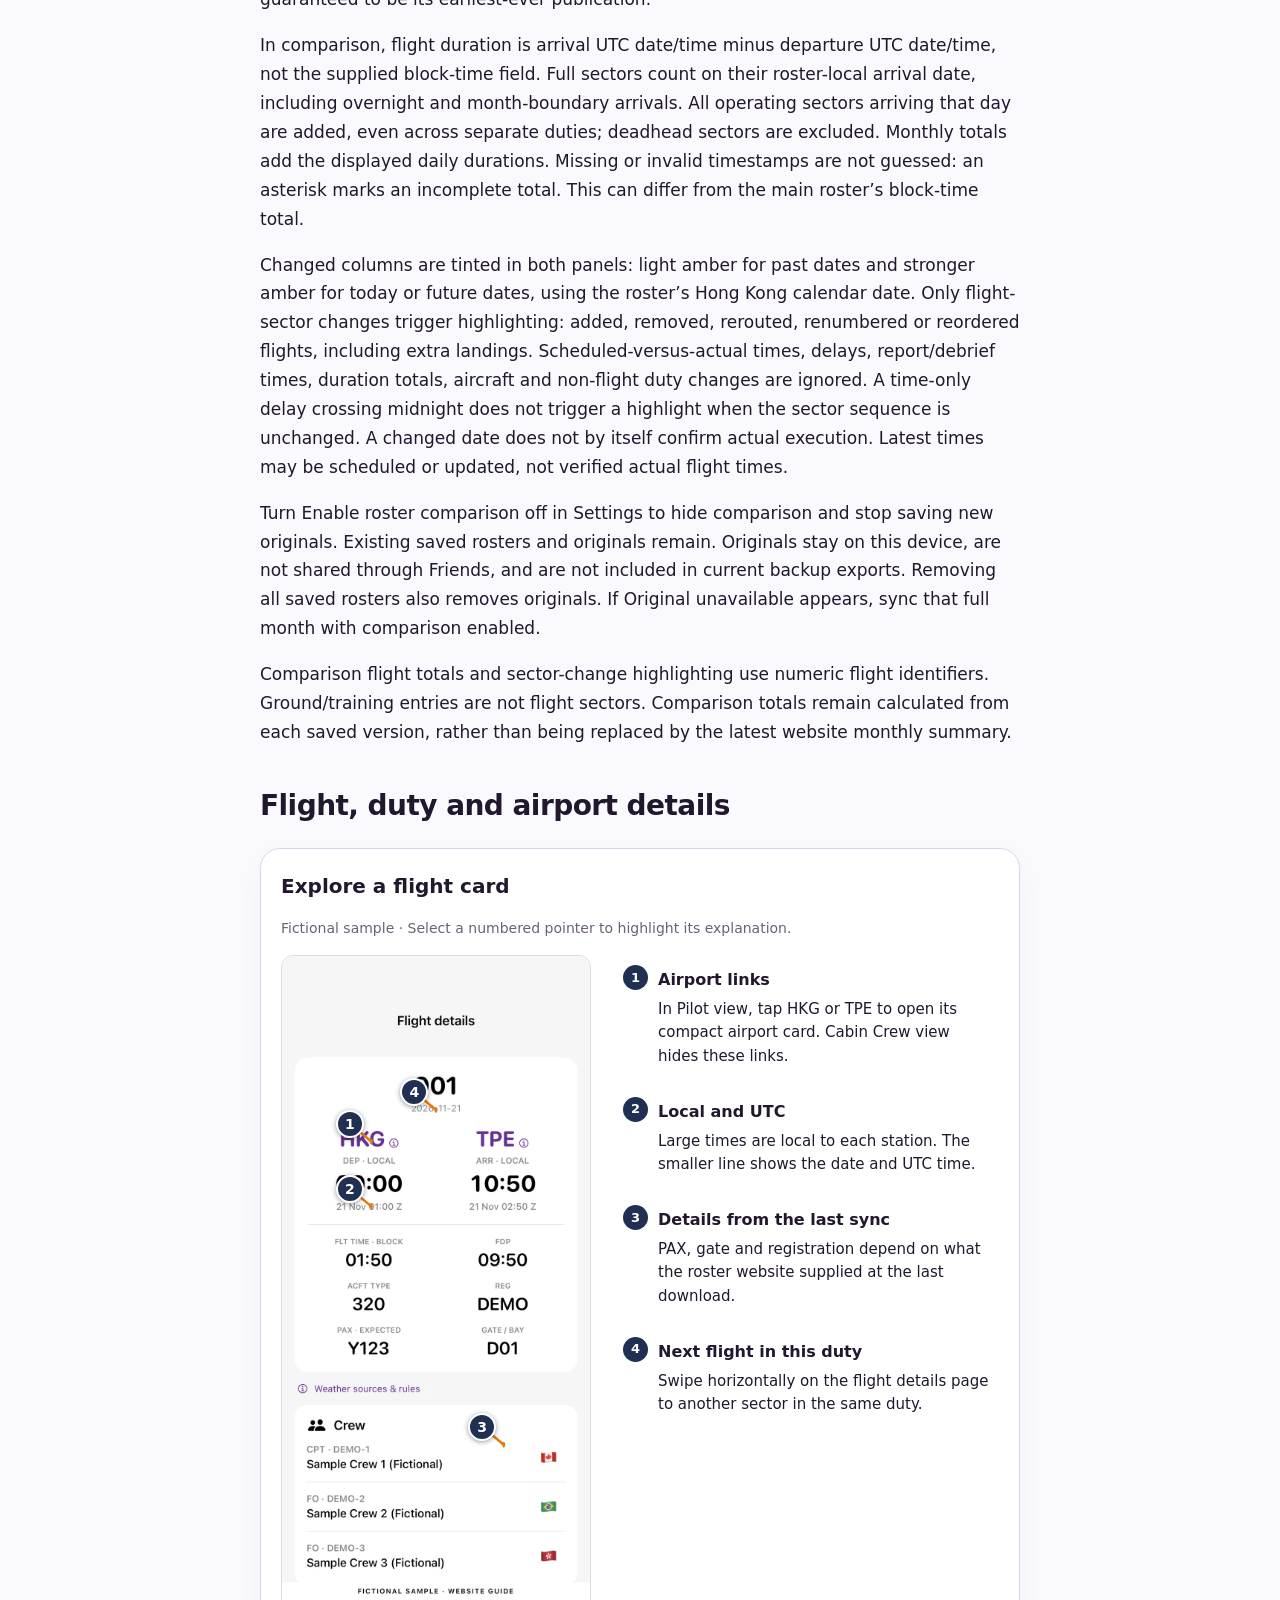
<file: myroster/help.html>
<!doctype html><html lang="en"><head><meta charset="utf-8"><meta name="viewport" content="width=device-width,initial-scale=1"><title>Help &amp; gestures | eRoster HKG · AMM Tec Lab</title><meta name="description" content="eRoster HKG app information, support, privacy and usage notices. An independent entertainment-only roster viewer."><meta name="theme-color" content="#64318e"><link rel="canonical" href="https://ammteclab.com/myroster/help.html"><link rel="icon" href="icon.png"><link rel="stylesheet" href="style.css"><link rel="stylesheet" href="help.css"></head><body><a class="skip" href="#main">Skip to content</a><header><div class="wrap"><a class="brand" href="index.html"><img src="icon.png" width="44" height="44" alt=""><span>eRoster HKG</span></a><nav aria-label="eRoster HKG"><a href="tour.html">Visual tour</a><a href="index.html">Overview</a><a href="help.html" aria-current="page">Help</a><a href="support.html">Support</a><a href="privacy.html">Privacy</a><a href="notices.html">Usage notices</a></nav></div></header><main id="main" class="wrap"><div class="document"><p class="eyebrow">App guide</p><h1>Help &amp; gestures</h1><p class="date">Version 1.0 (21) guide · updated 25 November 2026</p><p>Annotated screenshots explain where to tap, how to gesture and what each feature does. All examples use fictional data. Open Settings → Help &amp; gestures for the offline illustrated guide. Build 19 offers three pull stages: today’s reporting duties, through the next day off, or current and next month. Haptic cues and release labels show the scope.</p><aside class="notice"><strong>Build 21 guide</strong><p>This guide includes the build 21 update notice: a short summary of the changes, Open TestFlight and Later. Install build 21 once to receive notices about future releases. Older installed builds may differ. Screenshots use fictional data.</p></aside><nav aria-label="Help topics"><ul><li><a href="#start">First launch and sign-in</a></li><li><a href="#startup">Opening the app and switching back</a></li><li><a href="#gestures">Gestures and shortcuts</a></li><li><a href="#matrix">Reading the roster and toolbar</a></li><li><a href="#sync">Three-stage sync and past downloads</a></li><li><a href="#saved">Saved rosters and appearance</a></li><li><a href="#comparison">Compare Latest and Original rosters</a></li><li><a href="#details">Flight, duty and airport details</a></li><li><a href="#weather">Weather and ATIS</a></li><li><a href="#fdp">Standard FDP scenario dialog</a></li><li><a href="#notifications">Report reminders</a></li><li><a href="#friends">Friends: setup and sharing</a></li><li><a href="#backup">Import and export roster backups</a></li><li><a href="#logbooks">PILOTLOG and LogTen exports</a></li><li><a href="#privacy">Privacy, deletion and support</a></li><li><a href="#pdf-sharing">Share a roster PDF</a></li><li><a href="#crew-nationality">Crew nationality flags</a></li><li><a href="#background-weather">Optional background weather refresh</a></li><li><a href="#more-statistics">More statistics: block and duty hours</a></li><li><a href="#settings-layout">Finding your settings</a></li><li><a href="#app-updates">Updating through TestFlight</a></li></ul></nav><section id="start"><h2>First launch and sign-in</h2><figure class="guide-figure"><figcaption><h3>Connect once, then download</h3><p class="date">Fictional sample · Select a numbered pointer to highlight its explanation.</p></figcaption><div class="guide-layout"><div class="guide-visual"><div class="guide-image"><img src="screenshots/setup.webp" alt="Connect once, then download — numbered pointers explained alongside" width="828" height="1800" loading="lazy"><svg viewBox="0 0 100 100" preserveAspectRatio="none" aria-hidden="true"><line x1="41.0" y1="24.3" x2="48.0" y2="27.0"/><circle cx="48.0" cy="27.0" r="0.45"/><line x1="33.0" y1="45.8" x2="40.0" y2="48.5"/><circle cx="40.0" cy="48.5" r="0.45"/><line x1="75.0" y1="6.8" x2="82.0" y2="9.5"/><circle cx="82.0" cy="9.5" r="0.45"/></svg><button type="button" class="guide-marker" style="left:41.0%;top:24.3%" aria-label="1. Your website" aria-describedby="guide-start-0-1" data-step="guide-start-0-1">1</button><button type="button" class="guide-marker" style="left:33.0%;top:45.8%" aria-label="2. Save and Sync" aria-describedby="guide-start-0-2" data-step="guide-start-0-2">2</button><button type="button" class="guide-marker" style="left:75.0%;top:6.8%" aria-label="3. Try it first" aria-describedby="guide-start-0-3" data-step="guide-start-0-3">3</button></div><button type="button" class="guide-enlarge" aria-expanded="false">Enlarge screenshot</button></div><ol class="guide-steps"><li id="guide-start-0-1"><span class="guide-number" aria-hidden="true">1</span><div><strong>Your website</strong><p>Enter your own authorized roster website address, followed by Crew ID and password.</p></div></li><li id="guide-start-0-2"><span class="guide-number" aria-hidden="true">2</span><div><strong>Save and Sync</strong><p>Save credentials securely, download current and available next month, then open your Default View. Keep the app open.</p></div></li><li id="guide-start-0-3"><span class="guide-number" aria-hidden="true">3</span><div><strong>Try it first</strong><p>Open Settings → Open demo to explore without entering credentials.</p></div></li></ol></div></figure><p>Read and accept the usage notices. Enter your authorized HTTPS roster website address, Crew ID and password, then choose Save and Sync. Authenticate with Face ID, Touch ID or your device passcode. Keep the app open and online while the progress bar completes. The app opens My Schedule and saves the requested months.</p><p>Credentials are stored in the device-only Keychain. After saving the requested rosters, the app attempts website logout and clears the temporary session. A failed or interrupted sync may offer Resume or Open Connection. Inspect any website verification or warning there; do not repeatedly retry rejected credentials.</p><p>To explore without an account, open Settings → Open demo. Fictional samples do not overwrite your personal saved rosters.</p><p>The fictional demo includes a four-sector duty on today’s day number. Rotate between portrait and landscape to compare busy and ordinary columns. In landscape, rotate back to portrait to access demo controls.</p><p>If the roster website requires a password change or says the password has expired, eRoster stops automatic sign-in and navigation retries and shows the relevant website message. Open the official roster website in Safari and complete the change yourself. Then open Settings → Website &amp; login, enter the final password and choose Save and Sync. Changing it on the website does not update eRoster’s saved credentials automatically. Never send passwords with a support report.</p></section><section id="startup"><h2>Opening the app and switching back</h2><figure class="guide-figure"><figcaption><h3>Your saved roster comes first</h3><p class="date">Fictional sample · Select a numbered pointer to highlight its explanation.</p></figcaption><div class="guide-layout"><div class="guide-visual"><div class="guide-image"><img src="screenshots/roster.webp" alt="Your saved roster comes first — numbered pointers explained alongside" width="828" height="1800" loading="lazy"><svg viewBox="0 0 100 100" preserveAspectRatio="none" aria-hidden="true"><line x1="43.0" y1="11.799999999999997" x2="50.0" y2="14.499999999999998"/><circle cx="50.0" cy="14.499999999999998" r="0.45"/><line x1="58.0" y1="67.3" x2="65.0" y2="70.0"/><circle cx="65.0" cy="70.0" r="0.45"/></svg><button type="button" class="guide-marker" style="left:43.0%;top:11.799999999999997%" aria-label="1. Saved opening months" aria-describedby="guide-startup-0-1" data-step="guide-startup-0-1">1</button><button type="button" class="guide-marker" style="left:58.0%;top:67.3%" aria-label="2. Return where you left off" aria-describedby="guide-startup-0-2" data-step="guide-startup-0-2">2</button></div><button type="button" class="guide-enlarge" aria-expanded="false">Enlarge screenshot</button></div><ol class="guide-steps"><li id="guide-startup-0-1"><span class="guide-number" aria-hidden="true">1</span><div><strong>Saved opening months</strong><p>Opening a saved roster does not require another website login. Remaining history loads afterward.</p></div></li><li id="guide-startup-0-2"><span class="guide-number" aria-hidden="true">2</span><div><strong>Return where you left off</strong><p>Switching back on the same day preserves the roster and scroll position. The privacy cover clears as the app returns.</p></div></li></ol></div></figure><p>When saved rosters are available, the app prioritizes the opening months so you can see the roster sooner. Remaining saved history loads afterward in the background. Older months are preserved; Saved Rosters becomes available when history loading finishes. Older archive formats may need a full initial load.</p><p>Opening saved rosters does not require a new website login or download. You can view saved data offline. Pull down to sync when you want to check for changes; online weather, ATIS and Friends updates still require a connection.</p><p>When returning from another app on the same day, the roster keeps its displayed data and scroll position. It does not rebuild unchanged roster and Friends data just because you switched apps. Secondary processing runs after the roster is visible. If the calendar day has changed, date-dependent views refresh and the opening-at-today preference is applied where relevant.</p><p>The eRoster locked cover hides the main roster when the app becomes inactive or enters the background. It clears promptly as the app returns to the foreground. This is a privacy cover, not a request to sign in again or enter a passcode.</p><p>Friends retains its one-check-per-app-launch behavior; switching away and back does not request another completed check. Use Refresh in Friends when you want a fresh check. Keep the app open during a roster download: sending it to the background cancels an active sync while preserving saved rosters.</p><p>If saved storage is temporarily locked or a roster read fails, unlock the phone and return to the app so it can retry. Saved files are retained. Day-range sync reads the saved archive before merging updates. If dates remain missing, check Saved Rosters and the displayed error before deleting or reinstalling the app.</p></section><section id="gestures"><h2>Gestures and shortcuts</h2><figure class="guide-figure"><figcaption><h3>Practice the matrix gestures</h3><p class="date">Fictional sample · Select a numbered pointer to highlight its explanation.</p></figcaption><div class="guide-layout"><div class="guide-visual"><div class="guide-image"><img src="screenshots/roster.webp" alt="Practice the matrix gestures — numbered pointers explained alongside" width="828" height="1800" loading="lazy"><svg viewBox="0 0 100 100" preserveAspectRatio="none" aria-hidden="true"><line x1="50.99999999999999" y1="36.3" x2="57.99999999999999" y2="39.0"/><circle cx="57.99999999999999" cy="39.0" r="0.45"/><line x1="55.0" y1="53.300000000000004" x2="62.0" y2="56.00000000000001"/><circle cx="62.0" cy="56.00000000000001" r="0.45"/><line x1="23.0" y1="65.3" x2="30.0" y2="68.0"/><circle cx="30.0" cy="68.0" r="0.45"/><line x1="58.0" y1="76.3" x2="65.0" y2="79.0"/><circle cx="65.0" cy="79.0" r="0.45"/></svg><button type="button" class="guide-marker" style="left:50.99999999999999%;top:36.3%" aria-label="1. Swipe ↔" aria-describedby="guide-gestures-0-1" data-step="guide-gestures-0-1">1</button><button type="button" class="guide-marker" style="left:55.0%;top:53.300000000000004%" aria-label="2. Pinch and pan" aria-describedby="guide-gestures-0-2" data-step="guide-gestures-0-2">2</button><button type="button" class="guide-marker" style="left:23.0%;top:65.3%" aria-label="3. Double-tap" aria-describedby="guide-gestures-0-3" data-step="guide-gestures-0-3">3</button><button type="button" class="guide-marker" style="left:58.0%;top:76.3%" aria-label="4. Pull ↓ and release" aria-describedby="guide-gestures-0-4" data-step="guide-gestures-0-4">4</button></div><button type="button" class="guide-enlarge" aria-expanded="false">Enlarge screenshot</button></div><ol class="guide-steps"><li id="guide-gestures-0-1"><span class="guide-number" aria-hidden="true">1</span><div><strong>Swipe ↔</strong><p>Drag horizontally across the matrix to browse dates. Rotate to landscape for more columns.</p></div></li><li id="guide-gestures-0-2"><span class="guide-number" aria-hidden="true">2</span><div><strong>Pinch and pan</strong><p>Use two fingers to magnify and move around—even over flight links. Release to snap back.</p></div></li><li id="guide-gestures-0-3"><span class="guide-number" aria-hidden="true">3</span><div><strong>Double-tap</strong><p>Double-tap the matrix to bring today to the left edge, if today is saved.</p></div></li><li id="guide-gestures-0-4"><span class="guide-number" aria-hidden="true">4</span><div><strong>Pull ↓ and release</strong><p>Pull for today’s reporting duties, farther through the next day off, or deepest for current + next month. Release to start, or let go before the first threshold to cancel. Haptics mark each stage.</p></div></li></ol></div></figure><p>Swipe horizontally: browse days in the main roster. Rotate: keep the visible date while showing more columns in landscape. Main controls are available in portrait; the month heading stays visible in both orientations.</p><p>Pinch with two fingers: temporarily magnify the matrix, including over flight links. Pan with two fingers while zoomed to inspect another part. Release to snap back. A single tap still opens a link. Use this gesture to read tiny hotel names, gate numbers, aircraft registrations and actual-time A markers.</p><p>Double-tap the main matrix: return to today at the left edge, when today is available in saved rosters.</p><p>Pull down until Sync Today’s Duties appears for duties reporting today (Hong Kong roster date), including all their flights after midnight. Pull farther for Sync Through Next Day Off, or deepest for Sync Current + Next month. The roster moves with your gesture. Release before the first threshold to cancel; reduce the pull to return to a shorter range.</p><p>Tap a flight number: open its details. Swipe between flight detail pages: move only between flights in that duty. Tap a purple report time: open the Standard FDP dialog. Tap an airport code in flight details: open its compact airport card.</p><p>In Friends, scroll horizontally through dates and vertically through people. Names, date headings and your own roster row stay pinned. Tap dates to highlight multiple columns across all friends; tap any highlighted date again to clear only that column. Tap a name to edit its local nickname. Clear it and tap outside or Done to restore the original name.</p></section><section id="matrix"><h2>Reading the roster and toolbar</h2><figure class="guide-figure"><figcaption><h3>Toolbar and day-column shortcuts</h3><p class="date">Fictional sample · Select a numbered pointer to highlight its explanation.</p></figcaption><div class="guide-layout"><div class="guide-visual"><div class="guide-image"><img src="screenshots/roster.webp" alt="Toolbar and day-column shortcuts — numbered pointers explained alongside" width="828" height="1800" loading="lazy"><svg viewBox="0 0 100 100" preserveAspectRatio="none" aria-hidden="true"><line x1="17.0" y1="6.8999999999999995" x2="24.0" y2="9.6"/><circle cx="24.0" cy="9.6" r="0.45"/><line x1="83.0" y1="6.8999999999999995" x2="90.0" y2="9.6"/><circle cx="90.0" cy="9.6" r="0.45"/><line x1="32.0" y1="23.700000000000003" x2="39.0" y2="26.400000000000002"/><circle cx="39.0" cy="26.400000000000002" r="0.45"/><line x1="32.0" y1="28.1" x2="39.0" y2="30.8"/><circle cx="39.0" cy="30.8" r="0.45"/><line x1="32.0" y1="41.099999999999994" x2="39.0" y2="43.8"/><circle cx="39.0" cy="43.8" r="0.45"/><line x1="32.0" y1="83.6" x2="39.0" y2="86.3"/><circle cx="39.0" cy="86.3" r="0.45"/></svg><button type="button" class="guide-marker" style="left:17.0%;top:6.8999999999999995%" aria-label="1. Bell · history · information" aria-describedby="guide-matrix-0-1" data-step="guide-matrix-0-1">1</button><button type="button" class="guide-marker" style="left:83.0%;top:6.8999999999999995%" aria-label="2. Friends and Settings" aria-describedby="guide-matrix-0-2" data-step="guide-matrix-0-2">2</button><button type="button" class="guide-marker" style="left:32.0%;top:23.700000000000003%" aria-label="3. Purple report time" aria-describedby="guide-matrix-0-3" data-step="guide-matrix-0-3">3</button><button type="button" class="guide-marker" style="left:32.0%;top:28.1%" aria-label="4. Blue flight number" aria-describedby="guide-matrix-0-4" data-step="guide-matrix-0-4">4</button><button type="button" class="guide-marker" style="left:32.0%;top:41.099999999999994%" aria-label="5. Turnaround" aria-describedby="guide-matrix-0-5" data-step="guide-matrix-0-5">5</button><button type="button" class="guide-marker" style="left:32.0%;top:83.6%" aria-label="6. Daily flight time" aria-describedby="guide-matrix-0-6" data-step="guide-matrix-0-6">6</button></div><button type="button" class="guide-enlarge" aria-expanded="false">Enlarge screenshot</button></div><ol class="guide-steps"><li id="guide-matrix-0-1"><span class="guide-number" aria-hidden="true">1</span><div><strong>Bell · history · information</strong><p>The three left buttons open reminders, Saved Rosters and period information.</p></div></li><li id="guide-matrix-0-2"><span class="guide-number" aria-hidden="true">2</span><div><strong>Friends and Settings</strong><p>The two right buttons open Friends and Settings. Return to portrait to see the toolbar.</p></div></li><li id="guide-matrix-0-3"><span class="guide-number" aria-hidden="true">3</span><div><strong>Purple report time</strong><p>Tap 0800 to open the duty’s Standard FDP scenario.</p></div></li><li id="guide-matrix-0-4"><span class="guide-number" aria-hidden="true">4</span><div><strong>Blue flight number</strong><p>Tap 901 for flight details; swipe there to the next flight in the same duty.</p></div></li><li id="guide-matrix-0-5"><span class="guide-number" aria-hidden="true">5</span><div><strong>Turnaround</strong><p>(0055) means a 55-minute gap between these flights.</p></div></li><li id="guide-matrix-0-6"><span class="guide-number" aria-hidden="true">6</span><div><strong>Daily flight time</strong><p>04:00 combines complete operating sectors arriving on this date. Monthly hours appear in the blue heading.</p></div></li></ol></div></figure><p>Date cells show the day and weekday. The month and year above follow the leftmost date. The main roster shows the visible month’s flight-hour total. Today is highlighted and past date headers are shaded.</p><p>Busy days resize only their own column to fit all sectors; neighbouring days retain their usual size. Landscape hides the status footer and report countdown to leave more height for the matrix. In portrait, compact FULL SYNC and DAY SYNC labels above the matrix identify the last full and day-range downloads, in device-local time. Weather refresh does not change this timestamp. The portrait status and countdown use a compact layout.</p><p>Compact detail labels (build 16 onward): when saved flight details are available, the gate for the first flight of the duty appears directly below report time. Each flight’s aircraft registration appears directly below its [aircraft type]. Both use the same tiny font as hotel names. Missing or dash-only values leave the layout blank, without a placeholder or extra caption space.</p><p>Layover hotel names wrap onto multiple lines and expand vertically. The matrix shows only the name before the first slash and removes a leading “Rest” label, when present. Tiny text keeps the day columns compact; pinch to zoom and use two fingers to pan when you want to read it. The original saved duty data and detail page remain unchanged.</p><p>Actual times retain the roster’s leading A marker, but only the A uses the tiny font. The time digits keep their usual size: for example, A0907 means the source marks 09:07 as actual. This display does not independently verify the time. Other time prefixes retain their existing appearance.</p><p>Gate and aircraft registration reflect the last roster sync, just like flight details. Sync again for newer source data near departure; refreshing weather does not refresh these labels. Existing screenshots may show the earlier matrix without these compact labels.</p><p>When a destination forecast is available for a future flight, or a saved pre-departure forecast exists for a departed flight, a tiny coloured sky icon and Celsius temperature appear once below its turnaround time, or below aircraft registration (aircraft type if registration is missing) if no turnaround follows. For HKG–TPE–HKG, TPE’s arrival forecast is below the turnaround and HKG’s arrival forecast below the return sector’s aircraft registration. Pinch to enlarge them; open Flight Details for the forecast hour and source; raw weather details retain timestamps. Missing forecasts leave no placeholder. These are supplementary hourly forecasts, not live observations. Each duty follows report, flight number, departure time, origin, destination, arrival time, aircraft type and subsequent flights, ending with debrief where available. Standby includes start/end times when supplied. A turnaround under three hours appears as (0055), meaning 55 minutes.</p><p>The FLT footer at the bottom of each day combines complete operating-sector durations arriving on that roster date, including multiple duties. An overnight sector counts in full on its arrival day, not split at midnight. The main roster uses supplied block time when available, otherwise elapsed timestamps; deadhead sectors are excluded. An asterisk means some duration data is missing, and a dash means no usable duration is available.</p><p>The bell opens reminders; Saved Rosters opens stored months; the information button opens period information and expiries; Friends opens simplified shared rosters; the gear opens Settings. Rotate to portrait to reach hidden controls.</p><p>The bottom bar counts down days, hours and minutes to the next saved report time. It turns amber in the final 30 minutes. The right side shows the report location/time and a second line 30 minutes earlier. This is a display, not a scheduled alarm.</p><p>Monthly header and Period information use the same Block Hours total supplied by the roster website for a saved full calendar month. A partial period without a full-month website total shows a calculated total instead. Daily FLT values are calculated from saved sectors, so they can differ from a newer website monthly summary.</p><p>Only numeric roster flight identifiers count as flights. Ground/training codes such as HQ1 and RE09 remain visible with their start/end times and contribute to duty hours where applicable, but not flight time. Numeric flights that return to their departure airport still count. This correction applies to saved rosters without resyncing.</p><p>Portrait shows FULL SYNC on the left and one day-sync label on the right: DAY SYNC for a short pull, or a count such as 5 DAY SYNC for a medium pull. The count includes today and the day off (24–28 November is five days). Dates use ddMMMyy-HH:mm, in device-local time. The two timestamps remain independent; full sync preserves the last day-sync count and timestamp. Summary-only refreshes do not change either stamp. A dash means no recorded timestamp. Landscape keeps this line hidden.</p></section><section id="sync"><h2>Three-stage sync and past downloads</h2><figure class="guide-figure"><figcaption><h3>Choose your view and download</h3><p class="date">Fictional sample · Select a numbered pointer to highlight its explanation.</p></figcaption><div class="guide-layout"><div class="guide-visual"><div class="guide-image"><img src="screenshots/settings.webp" alt="Choose your view and download — numbered pointers explained alongside" width="828" height="1800" loading="lazy"><svg viewBox="0 0 100 100" preserveAspectRatio="none" aria-hidden="true"><line x1="65.0" y1="24.700000000000003" x2="72.0" y2="27.400000000000002"/><circle cx="72.0" cy="27.400000000000002" r="0.45"/><line x1="61.0" y1="48.4" x2="68.0" y2="51.1"/><circle cx="68.0" cy="51.1" r="0.45"/><line x1="28.0" y1="61.199999999999996" x2="35.0" y2="63.9"/><circle cx="35.0" cy="63.9" r="0.45"/><line x1="77.0" y1="76.0" x2="84.0" y2="78.7"/><circle cx="84.0" cy="78.7" r="0.45"/></svg><button type="button" class="guide-marker" style="left:65.0%;top:24.700000000000003%" aria-label="1. Pilot or Cabin Crew" aria-describedby="guide-sync-0-1" data-step="guide-sync-0-1">1</button><button type="button" class="guide-marker" style="left:61.0%;top:48.4%" aria-label="2. Default View" aria-describedby="guide-sync-0-2" data-step="guide-sync-0-2">2</button><button type="button" class="guide-marker" style="left:28.0%;top:61.199999999999996%" aria-label="3. Save and Sync" aria-describedby="guide-sync-0-3" data-step="guide-sync-0-3">3</button><button type="button" class="guide-marker" style="left:77.0%;top:76.0%" aria-label="4. Open at today" aria-describedby="guide-sync-0-4" data-step="guide-sync-0-4">4</button></div><button type="button" class="guide-enlarge" aria-expanded="false">Enlarge screenshot</button></div><ol class="guide-steps"><li id="guide-sync-0-1"><span class="guide-number" aria-hidden="true">1</span><div><strong>Pilot or Cabin Crew</strong><p>Choose the level of flight detail. Cabin Crew keeps forecasts and other flight information; switch back here at any time.</p></div></li><li id="guide-sync-0-2"><span class="guide-number" aria-hidden="true">2</span><div><strong>Default View</strong><p>Choose current + next month, full saved history, or today onward. This changes what is displayed, not what remains saved.</p></div></li><li id="guide-sync-0-3"><span class="guide-number" aria-hidden="true">3</span><div><strong>Save and Sync</strong><p>Download current and available next month, then open your Default View. Older history is kept without redownloading it.</p></div></li><li id="guide-sync-0-4"><span class="guide-number" aria-hidden="true">4</span><div><strong>Open at today</strong><p>Start with today at the left edge. Today-onward view always starts at today and hides earlier dates.</p></div></li></ol></div></figure><p>Pull-to-sync has three stages: Today’s Duties, Through Next Day Off, then Current + Next month. Next month is requested only when published. Settings → Default View controls the view opened after Save and Sync. Save and Sync downloads current and available next month; the three pull stages keep their own scopes. The short pull selects duties by report/start date, not sector departure date, and preserves the complete duty across midnight. The medium pull searches fresh website data from today through the next seven days, allowing seven workdays followed by a day off. Requests stay within calendar months, never exceeding 31 days. It stops searching at the first day off and refreshes through that date, inclusive. If today is a day off, it refreshes today. No day off found means no range update is saved; use the long pull instead. Other duties and Originals remain saved. Friends receives the updated saved summary.</p><p>After a short or medium pull, a lightweight summary request refreshes hours and statistics for affected saved full calendar months, including a saved adjacent month touched by an overnight duty. It does not download other days’ duty details or change Originals. If the summary refresh fails, the day update remains saved and previous totals are retained with their update date. A full-period sync refreshes all duty details.</p><p>Monthly header and Period information use the same Block Hours total supplied by the roster website for a saved full calendar month. A partial period without a full-month website total shows a calculated total instead. Daily FLT values are calculated from saved sectors, so they can differ from a newer website monthly summary.</p><p>Settings → Download Past Rosters lets you choose one month, Past 12 Months (current plus the previous eleven), or Current + next month, then tap Sync. Availability depends on the roster website.</p><p>The next month may not yet be published. Current month only means no next-month roster is saved; it does not mean next month is off. Retry after publication. Downloaded months replace the same saved period; older months remain until deleted.</p><p>A progress bar shows retrieval progress. Keep the app in the foreground. Follow visible errors, Resume or Open Connection if verification is needed. Settings → Website &amp; login → Open Connection opens the roster website session.</p></section><section id="saved"><h2>Saved rosters and appearance</h2><figure class="guide-figure"><figcaption><h3>Choose saved months without downloading</h3><p class="date">Fictional sample · Select a numbered pointer to highlight its explanation.</p></figcaption><div class="guide-layout"><div class="guide-visual"><div class="guide-image"><img src="screenshots/saved.webp" alt="Choose saved months without downloading — numbered pointers explained alongside" width="828" height="1800" loading="lazy"><svg viewBox="0 0 100 100" preserveAspectRatio="none" aria-hidden="true"><line x1="42.0" y1="19.400000000000002" x2="49.0" y2="22.1"/><circle cx="49.0" cy="22.1" r="0.45"/><line x1="5.5" y1="55.89999999999999" x2="11.0" y2="58.599999999999994"/><circle cx="11.0" cy="58.599999999999994" r="0.45"/><line x1="76.0" y1="6.8" x2="83.0" y2="9.5"/><circle cx="83.0" cy="9.5" r="0.45"/><line x1="42.0" y1="63.5" x2="49.0" y2="66.2"/><circle cx="49.0" cy="66.2" r="0.45"/></svg><button type="button" class="guide-marker" style="left:42.0%;top:19.400000000000002%" aria-label="1. Quick views" aria-describedby="guide-saved-0-1" data-step="guide-saved-0-1">1</button><button type="button" class="guide-marker" style="left:5.5%;top:55.89999999999999%" aria-label="2. Select several months" aria-describedby="guide-saved-0-2" data-step="guide-saved-0-2">2</button><button type="button" class="guide-marker" style="left:76.0%;top:6.8%" aria-label="3. Show your selection" aria-describedby="guide-saved-0-3" data-step="guide-saved-0-3">3</button><button type="button" class="guide-marker" style="left:42.0%;top:63.5%" aria-label="4. Delete a saved month" aria-describedby="guide-saved-0-4" data-step="guide-saved-0-4">4</button></div><button type="button" class="guide-enlarge" aria-expanded="false">Enlarge screenshot</button></div><ol class="guide-steps"><li id="guide-saved-0-1"><span class="guide-number" aria-hidden="true">1</span><div><strong>Quick views</strong><p>Open current + next, full history, or one month using saved data only.</p></div></li><li id="guide-saved-0-2"><span class="guide-number" aria-hidden="true">2</span><div><strong>Select several months</strong><p>Tap the desired month rows to include or exclude them.</p></div></li><li id="guide-saved-0-3"><span class="guide-number" aria-hidden="true">3</span><div><strong>Show your selection</strong><p>Show (3) joins the three selected saved periods.</p></div></li><li id="guide-saved-0-4"><span class="guide-number" aria-hidden="true">4</span><div><strong>Delete a saved month</strong><p>Swipe a month row left to delete it. Other saved months remain.</p></div></li></ol></div></figure><p>Settings → Default View offers Current + next month, Full saved history, or Today + next month. Today + next month hides dates before today and shows through the end of next month when saved; otherwise it ends with the available current month. Hidden history is preserved and remains accessible in Saved rosters. This view starts at today and advances with the Hong Kong roster date. Save and Sync downloads current and available next month, then applies your chosen view; Full saved history does not redownload older months.</p><p>Open Saved Rosters to view one month or select several saved months and join them without downloading again. Current month + next opens those available saved months. Future months appear first, then current and older months. Swipe left to delete a saved period.</p><p>Settings lets you show current and next month or full saved history, and choose whether the main roster opens at today. Hidden history remains saved.</p><p>Choose Light, Dark or Follow Device in Settings. The setting applies immediately, including while Settings is open.</p></section><section id="comparison"><h2>Compare Latest and Original rosters</h2><figure class="guide-figure"><figcaption><h3>Spot changes against the original</h3><p class="date">Fictional sample · Select a numbered pointer to highlight its explanation.</p></figcaption><div class="guide-layout"><div class="guide-visual"><div class="guide-image"><img src="screenshots/comparison.webp" alt="Spot changes against the original — numbered pointers explained alongside" width="828" height="1800" loading="lazy"><svg viewBox="0 0 100 100" preserveAspectRatio="none" aria-hidden="true"><line x1="43.0" y1="12.7" x2="50.0" y2="15.4"/><circle cx="50.0" cy="15.4" r="0.45"/><line x1="49.00000000000001" y1="26.5" x2="56.00000000000001" y2="29.2"/><circle cx="56.00000000000001" cy="29.2" r="0.45"/><line x1="5.5" y1="30.7" x2="6.5" y2="33.4"/><circle cx="6.5" cy="33.4" r="0.45"/><line x1="49.00000000000001" y1="72.7" x2="56.00000000000001" y2="75.4"/><circle cx="56.00000000000001" cy="75.4" r="0.45"/></svg><button type="button" class="guide-marker" style="left:43.0%;top:12.7%" aria-label="1. Choose a month" aria-describedby="guide-comparison-0-1" data-step="guide-comparison-0-1">1</button><button type="button" class="guide-marker" style="left:49.00000000000001%;top:26.5%" aria-label="2. Changed day" aria-describedby="guide-comparison-0-2" data-step="guide-comparison-0-2">2</button><button type="button" class="guide-marker" style="left:5.5%;top:30.7%" aria-label="3. Latest above Original" aria-describedby="guide-comparison-0-3" data-step="guide-comparison-0-3">3</button><button type="button" class="guide-marker" style="left:49.00000000000001%;top:72.7%" aria-label="4. Daily totals" aria-describedby="guide-comparison-0-4" data-step="guide-comparison-0-4">4</button></div><button type="button" class="guide-enlarge" aria-expanded="false">Enlarge screenshot</button></div><ol class="guide-steps"><li id="guide-comparison-0-1"><span class="guide-number" aria-hidden="true">1</span><div><strong>Choose a month</strong><p>Open this page from Settings. Monthly totals for both versions appear below the selector.</p></div></li><li id="guide-comparison-0-2"><span class="guide-number" aria-hidden="true">2</span><div><strong>Changed day</strong><p>Only changed flight sectors are highlighted. Time-only delays and actual-versus-scheduled differences do not trigger a highlight.</p></div></li><li id="guide-comparison-0-3"><span class="guide-number" aria-hidden="true">3</span><div><strong>Latest above Original</strong><p>Latest appears above Original. Both matrices scroll together; the headings and explanatory lines stay visible.</p></div></li><li id="guide-comparison-0-4"><span class="guide-number" aria-hidden="true">4</span><div><strong>Daily totals</strong><p>Complete sectors count on their arrival date. Both matrices scroll together horizontally.</p></div></li></ol></div></figure><p>Open Settings → Roster comparison → Compare latest and original. Select a saved month. Latest appears above Original. Both matrices move together horizontally, keeping the same dates aligned; scroll vertically when busy duties need more room. LATEST and ORIGINAL summary bars, their monthly totals and the explanatory sentences stay fixed horizontally while the date columns scroll together. Monthly totals appear above the rosters and daily totals at the bottom of each column. Report, aircraft, turnaround and debrief rows are omitted from this compact view.</p><p>When a full calendar month is synced, the app saves the roster website’s separate published roster as Original when supplied. It arrives in the normal roster response; no separate download is needed. A published Original is saved only once and is not replaced by later syncs. Already saved responses may contain the published list, allowing the comparison page to recover it offline.</p><p>If no published roster is available, the first full-month download is kept as a clearly labelled first-download fallback. Any month qualifies, including old or partly executed months; a previous partial download does not block it. If a published version becomes available later, it takes precedence while the fallback remains preserved. First downloaded does not mean first published, and the website’s published version is not guaranteed to be its earliest-ever publication.</p><p>In comparison, flight duration is arrival UTC date/time minus departure UTC date/time, not the supplied block-time field. Full sectors count on their roster-local arrival date, including overnight and month-boundary arrivals. All operating sectors arriving that day are added, even across separate duties; deadhead sectors are excluded. Monthly totals add the displayed daily durations. Missing or invalid timestamps are not guessed: an asterisk marks an incomplete total. This can differ from the main roster’s block-time total.</p><p>Changed columns are tinted in both panels: light amber for past dates and stronger amber for today or future dates, using the roster’s Hong Kong calendar date. Only flight-sector changes trigger highlighting: added, removed, rerouted, renumbered or reordered flights, including extra landings. Scheduled-versus-actual times, delays, report/debrief times, duration totals, aircraft and non-flight duty changes are ignored. A time-only delay crossing midnight does not trigger a highlight when the sector sequence is unchanged. A changed date does not by itself confirm actual execution. Latest times may be scheduled or updated, not verified actual flight times.</p><p>Turn Enable roster comparison off in Settings to hide comparison and stop saving new originals. Existing saved rosters and originals remain. Originals stay on this device, are not shared through Friends, and are not included in current backup exports. Removing all saved rosters also removes originals. If Original unavailable appears, sync that full month with comparison enabled.</p><p>Comparison flight totals and sector-change highlighting use numeric flight identifiers. Ground/training entries are not flight sectors. Comparison totals remain calculated from each saved version, rather than being replaced by the latest website monthly summary.</p></section><section id="details"><h2>Flight, duty and airport details</h2><figure class="guide-figure"><figcaption><h3>Explore a flight card</h3><p class="date">Fictional sample · Select a numbered pointer to highlight its explanation.</p></figcaption><div class="guide-layout"><div class="guide-visual"><div class="guide-image"><img src="screenshots/flight.webp" alt="Explore a flight card — numbered pointers explained alongside" width="828" height="1800" loading="lazy"><svg viewBox="0 0 100 100" preserveAspectRatio="none" aria-hidden="true"><line x1="21.999999999999996" y1="25.000000000000004" x2="28.999999999999996" y2="27.700000000000003"/><circle cx="28.999999999999996" cy="27.700000000000003" r="0.45"/><line x1="21.999999999999996" y1="34.699999999999996" x2="28.999999999999996" y2="37.4"/><circle cx="28.999999999999996" cy="37.4" r="0.45"/><line x1="65.0" y1="70.3" x2="72.0" y2="73.0"/><circle cx="72.0" cy="73.0" r="0.45"/><line x1="43.0" y1="20.3" x2="50.0" y2="23.0"/><circle cx="50.0" cy="23.0" r="0.45"/></svg><button type="button" class="guide-marker" style="left:21.999999999999996%;top:25.000000000000004%" aria-label="1. Airport links" aria-describedby="guide-details-0-1" data-step="guide-details-0-1">1</button><button type="button" class="guide-marker" style="left:21.999999999999996%;top:34.699999999999996%" aria-label="2. Local and UTC" aria-describedby="guide-details-0-2" data-step="guide-details-0-2">2</button><button type="button" class="guide-marker" style="left:65.0%;top:70.3%" aria-label="3. Details from the last sync" aria-describedby="guide-details-0-3" data-step="guide-details-0-3">3</button><button type="button" class="guide-marker" style="left:43.0%;top:20.3%" aria-label="4. Next flight in this duty" aria-describedby="guide-details-0-4" data-step="guide-details-0-4">4</button></div><button type="button" class="guide-enlarge" aria-expanded="false">Enlarge screenshot</button></div><ol class="guide-steps"><li id="guide-details-0-1"><span class="guide-number" aria-hidden="true">1</span><div><strong>Airport links</strong><p>In Pilot view, tap HKG or TPE to open its compact airport card. Cabin Crew view hides these links.</p></div></li><li id="guide-details-0-2"><span class="guide-number" aria-hidden="true">2</span><div><strong>Local and UTC</strong><p>Large times are local to each station. The smaller line shows the date and UTC time.</p></div></li><li id="guide-details-0-3"><span class="guide-number" aria-hidden="true">3</span><div><strong>Details from the last sync</strong><p>PAX, gate and registration depend on what the roster website supplied at the last download.</p></div></li><li id="guide-details-0-4"><span class="guide-number" aria-hidden="true">4</span><div><strong>Next flight in this duty</strong><p>Swipe horizontally on the flight details page to another sector in the same duty.</p></div></li></ol></div></figure><p>Settings → Flight details → View offers Pilot or Cabin Crew. Pilot is the default. Cabin Crew removes airport/AIP reference links and hides TAF excerpts and full TAF, ATIS and weather alerts from flight details. Open-Meteo forecasts, METAR observations and all other flight information remain available. The main roster is unchanged. This device-only display preference can be switched back to Pilot in Settings at any time, without resyncing or deleting saved data.</p><p>Flight cards show available route, local and UTC times, flight duration, duty information, aircraft type/registration, passenger count, gate/bay and crew. Swipe to the next or previous flight in the same duty. Missing values are not inferred; PAX, gates and crew may need a fresh roster sync near departure. The main matrix also shows the first flight’s gate beneath report and each aircraft registration beneath its type when available; hotel-name shortening affects only the main matrix.</p><p>Non-flight duty cards show the available duty times and crew, including PC/RT when the website supplies them. Period information includes summaries and expiries with code, description and expiry date.</p><p>Tap an airport code for public airport facts and available runway, NADP and arrival reminders. These are dated memory aids to help locate official information, not current operational procedures.</p><p>Passenger counts use the source’s dedicated passenger field and are labelled Actual PAX or Expected PAX when supplied. The load figure is not interpreted as a passenger count. Missing passenger data remains blank or unavailable; sync again for newer roster details.</p></section><section id="weather"><h2>Weather and ATIS</h2><figure class="guide-figure"><figcaption><h3>Weather refresh is separate from roster sync</h3><p class="date">Fictional sample · Select a numbered pointer to highlight its explanation.</p></figcaption><div class="guide-layout"><div class="guide-visual"><div class="guide-image"><img src="screenshots/flight.webp" alt="Weather refresh is separate from roster sync — numbered pointers explained alongside" width="828" height="1800" loading="lazy"><svg viewBox="0 0 100 100" preserveAspectRatio="none" aria-hidden="true"><line x1="21.999999999999996" y1="39.599999999999994" x2="28.999999999999996" y2="42.3"/><circle cx="28.999999999999996" cy="42.3" r="0.45"/><line x1="21.999999999999996" y1="46.599999999999994" x2="28.999999999999996" y2="49.3"/><circle cx="28.999999999999996" cy="49.3" r="0.45"/><line x1="74.0" y1="78.3" x2="81.0" y2="81.0"/><circle cx="81.0" cy="81.0" r="0.45"/></svg><button type="button" class="guide-marker" style="left:21.999999999999996%;top:39.599999999999994%" aria-label="1. Open the weather card" aria-describedby="guide-weather-0-1" data-step="guide-weather-0-1">1</button><button type="button" class="guide-marker" style="left:21.999999999999996%;top:46.599999999999994%" aria-label="2. Departure ATIS" aria-describedby="guide-weather-0-2" data-step="guide-weather-0-2">2</button><button type="button" class="guide-marker" style="left:74.0%;top:78.3%" aria-label="3. Refresh weather" aria-describedby="guide-weather-0-3" data-step="guide-weather-0-3">3</button></div><button type="button" class="guide-enlarge" aria-expanded="false">Enlarge screenshot</button></div><ol class="guide-steps"><li id="guide-weather-0-1"><span class="guide-number" aria-hidden="true">1</span><div><strong>Open the weather card</strong><p>Tap the weather summary for full METAR and TAF. This offline example has no weather available.</p></div></li><li id="guide-weather-0-2"><span class="guide-number" aria-hidden="true">2</span><div><strong>Departure ATIS</strong><p>Where available, the latest ATIS provides runway information. It is not a runway assignment.</p></div></li><li id="guide-weather-0-3"><span class="guide-number" aria-hidden="true">3</span><div><strong>Refresh weather</strong><p>Refresh weather and available ATIS without downloading the roster again. Review timestamps and coverage.</p></div></li></ol></div></figure><p>Weather is saved separately for each flight. Opening Flight Details before departure refreshes eligible METAR/TAF, supported departure ATIS and Open-Meteo forecasts. Once departure time is reached, that flight keeps its last successfully saved pre-departure data. Other flights can continue updating. No weather is downloaded afterward for the departed flight, and missing pre-departure data is not replaced with a later report. Actual departure is used when supplied in the roster; otherwise the latest scheduled departure is used. An archive already frozen is not reopened by a later roster amendment.</p><p>The app must have retrieved the information before departure; it cannot guarantee a final download while closed or offline. Records survive app restarts and roster sync. Tap the compact weather summaries for raw reports, issue/validity and retrieval timestamps. The compact card omits unavailable information and repeated saved-time notes. Archived weather remains a historical record, not a current briefing.</p><p>TAF summaries use departure time at the origin and arrival time at the destination. Applicable TEMPO, BECMG and probability groups show UTC intervals, winds/gusts, visibility, precipitation and ceiling. During BECMG the prevailing and changing possibilities are retained. VFR is green, MVFR blue, IFR red and LIFR magenta. Categories consider both ceiling and visibility. METAR temperatures are observations and are not invented from a TAF.</p><p>Open-Meteo provides forecasts up to 16 days ahead when available. Hourly data is matched within 30 minutes of the flight time. Where only daily coverage exists, a Daily outlook (D in the matrix) shows the temperature range and most severe daily condition, not an exact arrival-time prediction. Opening the roster loads destination forecasts after the roster is visible; scrolling can load saved weather for the dates brought into view. Opening Flight Details requests both endpoints. There is no periodic weather polling. Successful Open-Meteo refreshes share a 30-minute airport cache; failures retry on a subsequent page opening after two minutes, capped at three attempts per 30-minute retry window. Offline use retains the last saved data.</p><p>Hong Kong departure ATIS is retrieved near departure when supported. The compact card shows the information letter, issue time, runway(s), and reported wind/gusts beneath each runway. VAR denotes variable wind. Runway-specific winds are not copied to a different runway; general winds may apply to both. The saved ATIS is not a runway clearance.</p><p>Crosswind alerts check sustained and gust components separately against all listed open runway ends with usable true headings. Alerts appear strictly above 15 kt for the TAF groups covering departure/arrival, including TEMPO, BECMG and probability groups. Variable winds show a possible upper bound. Headings are downloaded once and bundled with Airport Details for offline reuse; no runway data is downloaded when viewing flights. Hong Kong uses AIP AD 2.12 true bearings; other airports use the public OurAirports snapshot, with conflicting bearings excluded. Runway assignment and temporary closures are not evaluated, and 15 kt is an attention threshold, not an aircraft limit. Weather highlights are incomplete and do not replace an official aviation briefing. Surface temperature alone cannot establish icing. Open-Meteo is supplementary general weather. Current roster backup files contain rosters and duty details, not these separate local weather archives.</p><p>Main-roster weather uses a condition icon and temperature with degrees, without a thermometer. Tiny weather, gate, registration and hotel text is 20% larger. For completed flights with saved weather, a small note below the weather section gives the latest retrieval date and device-local time among the preserved reports; individual sources may be older.</p></section><section id="fdp"><h2>Standard FDP scenario dialog</h2><figure class="guide-figure"><figcaption><h3>Explore a delay scenario</h3><p class="date">Fictional sample · Select a numbered pointer to highlight its explanation.</p></figcaption><div class="guide-layout"><div class="guide-visual"><div class="guide-image"><img src="screenshots/fdp.webp" alt="Explore a delay scenario — numbered pointers explained alongside" width="828" height="1800" loading="lazy"><svg viewBox="0 0 100 100" preserveAspectRatio="none" aria-hidden="true"><line x1="11.0" y1="19.900000000000002" x2="18.0" y2="22.6"/><circle cx="18.0" cy="22.6" r="0.45"/><line x1="72.0" y1="14.0" x2="79.0" y2="16.7"/><circle cx="79.0" cy="16.7" r="0.45"/><line x1="84.0" y1="21.2" x2="91.0" y2="23.9"/><circle cx="91.0" cy="23.9" r="0.45"/><line x1="73.0" y1="27.8" x2="80.0" y2="30.5"/><circle cx="80.0" cy="30.5" r="0.45"/><line x1="43.0" y1="37.0" x2="50.0" y2="39.7"/><circle cx="50.0" cy="39.7" r="0.45"/><line x1="71.0" y1="52.4" x2="78.0" y2="55.1"/><circle cx="78.0" cy="55.1" r="0.45"/></svg><button type="button" class="guide-marker" style="left:11.0%;top:19.900000000000002%" aria-label="1. Report wheel" aria-describedby="guide-fdp-0-1" data-step="guide-fdp-0-1">1</button><button type="button" class="guide-marker" style="left:72.0%;top:14.0%" aria-label="2. Switch all displayed times" aria-describedby="guide-fdp-0-2" data-step="guide-fdp-0-2">2</button><button type="button" class="guide-marker" style="left:84.0%;top:21.2%" aria-label="3. One extra sector" aria-describedby="guide-fdp-0-3" data-step="guide-fdp-0-3">3</button><button type="button" class="guide-marker" style="left:73.0%;top:27.8%" aria-label="4. Restore the roster" aria-describedby="guide-fdp-0-4" data-step="guide-fdp-0-4">4</button><button type="button" class="guide-marker" style="left:43.0%;top:37.0%" aria-label="5. Calculated endpoint" aria-describedby="guide-fdp-0-5" data-step="guide-fdp-0-5">5</button><button type="button" class="guide-marker" style="left:71.0%;top:52.4%" aria-label="6. Arrival wheel and gap" aria-describedby="guide-fdp-0-6" data-step="guide-fdp-0-6">6</button></div><button type="button" class="guide-enlarge" aria-expanded="false">Enlarge screenshot</button></div><ol class="guide-steps"><li id="guide-fdp-0-1"><span class="guide-number" aria-hidden="true">1</span><div><strong>Report wheel</strong><p>Scroll hours or minutes to try a changed report time. The local base time determines the table band.</p></div></li><li id="guide-fdp-0-2"><span class="guide-number" aria-hidden="true">2</span><div><strong>Switch all displayed times</strong><p>Tap TIMES IN to toggle LOCAL and UTC, including the report date.</p></div></li><li id="guide-fdp-0-3"><span class="guide-number" aria-hidden="true">3</span><div><strong>One extra sector</strong><p>Tap the sector count to add one sector. A changed count is highlighted and recalculates the result.</p></div></li><li id="guide-fdp-0-4"><span class="guide-number" aria-hidden="true">4</span><div><strong>Restore the roster</strong><p>Reset restores report time, arrival time and the roster sector count.</p></div></li><li id="guide-fdp-0-5"><span class="guide-number" aria-hidden="true">5</span><div><strong>Calculated endpoint</strong><p>This example ends at 21:15 report-station local / 13:15 UTC. This is a table-based endpoint, not actual release.</p></div></li><li id="guide-fdp-0-6"><span class="guide-number" aria-hidden="true">6</span><div><strong>Arrival wheel and gap</strong><p>Move arrival later to see the gap change. Here 13:55 arrival leaves 07:20. Colours indicate the gap; verify all scenarios against official sources.</p></div></li></ol></div></figure><p>Tap a purple report time. The dialog uses the local report time and roster sector count to look up HKCAD 371 Chapter 11, Table A for acclimatised flight crew. It adds the table duration to report time and shows a table-based FDP endpoint, not actual duty release; debrief is excluded.</p><p>Roll the report wheel to explore a changed report time. A warning marks the change. Roll the arrival wheel to explore a later arrival and its gap to the FDP endpoint. Clock rollover is shown with +1 for the following day.</p><p>TIMES IN toggles LOCAL and UTC, including the report date and both wheels. The lookup always uses local report-station time. Local arrival uses the destination time zone.</p><p>Tap ROSTER SECTORS to add one sector for a scenario; the changed color and warning identify the override. Tap again to restore it. Adjust arrival separately for that extra sector. RESET TIMES TO ROSTER restores report time, arrival time and sector count.</p><p>Gap text is green above 60 minutes, amber from 15 through 60 minutes, and red below 15 minutes. Red uses a black background. A negative gap is labelled OVER FDP END.</p><p>Scenario changes do not edit the published roster. This table-only tool excludes standby, positioning, split duty, extensions and other adjustments. It does not determine legal or safe duty limits. Verify the current official scheme and applicability.</p></section><section id="notifications"><h2>Report reminders</h2><figure class="guide-figure"><figcaption><h3>Plan a report-time reminder</h3><p class="date">Fictional sample · Select a numbered pointer to highlight its explanation.</p></figcaption><div class="guide-layout"><div class="guide-visual"><div class="guide-image"><img src="screenshots/reminder.webp" alt="Plan a report-time reminder — numbered pointers explained alongside" width="828" height="1800" loading="lazy"><svg viewBox="0 0 100 100" preserveAspectRatio="none" aria-hidden="true"><line x1="33.0" y1="17.8" x2="40.0" y2="20.5"/><circle cx="40.0" cy="20.5" r="0.45"/><line x1="39.0" y1="42.1" x2="46.0" y2="44.800000000000004"/><circle cx="46.0" cy="44.800000000000004" r="0.45"/><line x1="73.0" y1="61.39999999999999" x2="80.0" y2="64.1"/><circle cx="80.0" cy="64.1" r="0.45"/><line x1="73.0" y1="73.39999999999999" x2="80.0" y2="76.1"/><circle cx="80.0" cy="76.1" r="0.45"/></svg><button type="button" class="guide-marker" style="left:33.0%;top:17.8%" aria-label="1. Optional title" aria-describedby="guide-notifications-0-1" data-step="guide-notifications-0-1">1</button><button type="button" class="guide-marker" style="left:39.0%;top:42.1%" aria-label="2. Always the duty report" aria-describedby="guide-notifications-0-2" data-step="guide-notifications-0-2">2</button><button type="button" class="guide-marker" style="left:73.0%;top:61.39999999999999%" aria-label="3. Days before" aria-describedby="guide-notifications-0-3" data-step="guide-notifications-0-3">3</button><button type="button" class="guide-marker" style="left:73.0%;top:73.39999999999999%" aria-label="4. 15-minute steps" aria-describedby="guide-notifications-0-4" data-step="guide-notifications-0-4">4</button></div><button type="button" class="guide-enlarge" aria-expanded="false">Enlarge screenshot</button></div><ol class="guide-steps"><li id="guide-notifications-0-1"><span class="guide-number" aria-hidden="true">1</span><div><strong>Optional title</strong><p>Enter your own title, or leave it blank to use flight numbers and origin.</p></div></li><li id="guide-notifications-0-2"><span class="guide-number" aria-hidden="true">2</span><div><strong>Always the duty report</strong><p>Even if opened from flight 902, the reminder uses the report for the whole 901/902 duty.</p></div></li><li id="guide-notifications-0-3"><span class="guide-number" aria-hidden="true">3</span><div><strong>Days before</strong><p>Zero days uses an interval before report. One or more days uses a local time of day on that earlier date.</p></div></li><li id="guide-notifications-0-4"><span class="guide-number" aria-hidden="true">4</span><div><strong>15-minute steps</strong><p>Example: 1 hour 30 minutes before an 08:00 report gives 06:30. Check the calculated notification below before saving.</p></div></li></ol></div></figure><p>In Flight Details, use the report reminder link. Even if you select a later sector, the reminder uses that duty’s report time, not the selected flight’s departure.</p><p>With zero days, choose an interval before report in 15-minute steps, including intervals that cross to the previous date. With one or more days, choose the earlier day and a local time of day; check the calculated reminder date.</p><p>You can enter a title. If blank, the app uses flight/date information. The main bell lists scheduled reminders and lets you delete them. Add a general rule there for all saved future report times, such as 1:30 before or two days before at 09:00.</p><p>Allow iOS notification permission. Reminders are local and can work offline, but Focus, device settings and system delivery limits apply. The app schedules up to 60 pending reminders; reopen it to fill later rule reminders as capacity becomes available. Rules refresh after sync. Review individual reminders after roster changes.</p></section><section id="friends"><h2>Friends: setup and sharing</h2><figure class="guide-figure"><figcaption><h3>Compare your plans at a glance</h3><p class="date">Fictional sample · Select a numbered pointer to highlight its explanation.</p></figcaption><div class="guide-layout"><div class="guide-visual"><div class="guide-image"><img src="screenshots/friends.webp" alt="Compare your plans at a glance — numbered pointers explained alongside" width="828" height="1800" loading="lazy"><svg viewBox="0 0 100 100" preserveAspectRatio="none" aria-hidden="true"><line x1="30.0" y1="15.7" x2="37.0" y2="18.4"/><circle cx="37.0" cy="18.4" r="0.45"/><line x1="5.5" y1="20.500000000000004" x2="8.5" y2="23.200000000000003"/><circle cx="8.5" cy="23.200000000000003" r="0.45"/><line x1="5.5" y1="29.200000000000003" x2="9.0" y2="31.900000000000002"/><circle cx="9.0" cy="31.900000000000002" r="0.45"/><line x1="44.0" y1="31.600000000000005" x2="51.0" y2="34.300000000000004"/><circle cx="51.0" cy="34.300000000000004" r="0.45"/><line x1="58.0" y1="63.2" x2="65.0" y2="65.9"/><circle cx="65.0" cy="65.9" r="0.45"/></svg><button type="button" class="guide-marker" style="left:30.0%;top:15.7%" aria-label="1. Highlight dates" aria-describedby="guide-friends-0-1" data-step="guide-friends-0-1">1</button><button type="button" class="guide-marker" style="left:5.5%;top:20.500000000000004%" aria-label="2. Your row stays pinned" aria-describedby="guide-friends-0-2" data-step="guide-friends-0-2">2</button><button type="button" class="guide-marker" style="left:5.5%;top:29.200000000000003%" aria-label="3. Local nicknames" aria-describedby="guide-friends-0-3" data-step="guide-friends-0-3">3</button><button type="button" class="guide-marker" style="left:44.0%;top:31.600000000000005%" aria-label="4. Layover city, no clutter" aria-describedby="guide-friends-0-4" data-step="guide-friends-0-4">4</button><button type="button" class="guide-marker" style="left:58.0%;top:63.2%" aria-label="5. Scroll both ways" aria-describedby="guide-friends-0-5" data-step="guide-friends-0-5">5</button></div><button type="button" class="guide-enlarge" aria-expanded="false">Enlarge screenshot</button></div><ol class="guide-steps"><li id="guide-friends-0-1"><span class="guide-number" aria-hidden="true">1</span><div><strong>Highlight dates</strong><p>Tap multiple date headings to highlight their columns. Tap one again to clear that column.</p></div></li><li id="guide-friends-0-2"><span class="guide-number" aria-hidden="true">2</span><div><strong>Your row stays pinned</strong><p>Your own roster and the date row remain visible while scrolling through friends.</p></div></li><li id="guide-friends-0-3"><span class="guide-number" aria-hidden="true">3</span><div><strong>Local nicknames</strong><p>Tap a name to rename it on this device. Clear the name and tap outside or Done to restore the shared name.</p></div></li><li id="guide-friends-0-4"><span class="guide-number" aria-hidden="true">4</span><div><strong>Layover city, no clutter</strong><p>HND alone means the layover continues there. Only home-base report and arrival times are shown.</p></div></li><li id="guide-friends-0-5"><span class="guide-number" aria-hidden="true">5</span><div><strong>Scroll both ways</strong><p>Swipe horizontally through dates and vertically through friends. The name column stays visible.</p></div></li></ol></div></figure><p>Open Friends and confirm your display name and three-letter home base, then Enable Friends while online. The default name uses parentheses or brackets in your roster name, otherwise your first given name. You can edit it. No company account is needed for Firebase; a random anonymous identity is created.</p><p>Both people open My sharing QR. Use Add Friend → Scan friend’s QR or Choose QR image, then confirm Share my roster. Each person must scan the other’s code to share in both directions. Codes expire after 15 minutes; reopen the code if needed. After both scans, tap Refresh.</p><p>Names travel in the QR code and remain on devices, never in the Firebase roster document. Firebase receives only the anonymous IDs, a minimal current/next-month summary, home base/time zone and sharing metadata. No flight numbers, full crew lists or login credentials are uploaded.</p><p>Friends shows today onward only. Three-line cells show home report / destination / home arrival. Time rows are blank while away from home. Intervening layover days show only the airport; the return duty shows the airport and home arrival. Home base is shown under the name, not in each cell. OFF is off, SBY is standby, DUTY is another duty, — means unavailable, +1 means next day, and a dot marks multiple duties.</p><p>Friends checks once per app launch session. It does not poll or maintain a continuous listener. Tap Refresh for another check, including after a friend updates or scans your QR. Your own roster sync still publishes changed summaries. A stalled request times out and shows a retry message; offline views use saved copies.</p><p>Tap a name to set a nickname only on this device. Clear the field and tap outside or Done to restore the original QR name. A friend’s later profile-name change is received through a new QR exchange.</p><p>Manage Friends → Stop Sharing With lets you select people and confirm revocation. Their future online access to your roster stops; your incoming view and contact remain. Removing a friend also removes the local contact. Re-scan and approve to share again.</p><p>Delete Friends account and shared roster removes your shared document, anonymous sign-in account and local friend list. Enabling Friends again creates a new identity and requires pairing again. Offline copies or screenshots on other devices cannot be recalled immediately. Loss of your anonymous identity can require pairing again; contact support if cloud deletion assistance is needed.</p></section><section id="backup"><h2>Import and export roster backups</h2><figure class="guide-figure"><figcaption><h3>Move saved rosters to another app installation</h3><p class="date">Fictional sample · Select a numbered pointer to highlight its explanation.</p></figcaption><div class="guide-layout"><div class="guide-visual"><div class="guide-image"><img src="screenshots/backup.webp" alt="Move saved rosters to another app installation — numbered pointers explained alongside" width="828" height="1800" loading="lazy"><svg viewBox="0 0 100 100" preserveAspectRatio="none" aria-hidden="true"><line x1="33.0" y1="29.1" x2="40.0" y2="31.8"/><circle cx="40.0" cy="31.8" r="0.45"/><line x1="33.0" y1="41.599999999999994" x2="40.0" y2="44.3"/><circle cx="40.0" cy="44.3" r="0.45"/><line x1="38.0" y1="61.599999999999994" x2="45.0" y2="64.3"/><circle cx="45.0" cy="64.3" r="0.45"/></svg><button type="button" class="guide-marker" style="left:33.0%;top:29.1%" aria-label="1. Export once" aria-describedby="guide-backup-0-1" data-step="guide-backup-0-1">1</button><button type="button" class="guide-marker" style="left:33.0%;top:41.599999999999994%" aria-label="2. Import on the destination" aria-describedby="guide-backup-0-2" data-step="guide-backup-0-2">2</button><button type="button" class="guide-marker" style="left:38.0%;top:61.599999999999994%" aria-label="3. What stays separate" aria-describedby="guide-backup-0-3" data-step="guide-backup-0-3">3</button></div><button type="button" class="guide-enlarge" aria-expanded="false">Enlarge screenshot</button></div><ol class="guide-steps"><li id="guide-backup-0-1"><span class="guide-number" aria-hidden="true">1</span><div><strong>Export once</strong><p>Save a roster backup to Files. It includes downloaded roster and duty details.</p></div></li><li id="guide-backup-0-2"><span class="guide-number" aria-hidden="true">2</span><div><strong>Import on the destination</strong><p>Choose the backup file, then confirm Import and merge. No roster website sync is needed.</p></div></li><li id="guide-backup-0-3"><span class="guide-number" aria-hidden="true">3</span><div><strong>What stays separate</strong><p>Credentials, reminders and preferences are not included. Original comparison snapshots are also excluded. Keep backups private.</p></div></li></ol></div></figure><p>Settings → Import / export roster backup creates a file for moving saved rosters between app instances or devices without another website sync. Save to Files, open the destination app, select the backup and choose Import and merge.</p><p>Existing months are preserved; a matching period keeps the more recently downloaded version. Credentials, reminders and preferences are not transferred. Backups include personal roster and crew details: keep them private and share only where authorized.</p><p>Comparison Original snapshots are stored separately and are not included in these backup exports. The comparison page may recover published originals from published data already present inside imported saved roster responses; this does not transfer an independently preserved Original file.</p></section><section id="logbooks"><h2>PILOTLOG and LogTen exports</h2><figure class="guide-figure"><figcaption><h3>Prepare a logbook file</h3><p class="date">Fictional sample · Select a numbered pointer to highlight its explanation.</p></figcaption><div class="guide-layout"><div class="guide-visual"><div class="guide-image"><img src="screenshots/pilotlog.webp" alt="Prepare a logbook file — numbered pointers explained alongside" width="828" height="1800" loading="lazy"><svg viewBox="0 0 100 100" preserveAspectRatio="none" aria-hidden="true"><line x1="70.0" y1="19.1" x2="77.0" y2="21.8"/><circle cx="77.0" cy="21.8" r="0.45"/><line x1="37.0" y1="41.8" x2="44.0" y2="44.5"/><circle cx="44.0" cy="44.5" r="0.45"/><line x1="39.0" y1="51.3" x2="46.0" y2="54.0"/><circle cx="46.0" cy="54.0" r="0.45"/><line x1="21.000000000000004" y1="57.3" x2="28.000000000000004" y2="60.0"/><circle cx="28.000000000000004" cy="60.0" r="0.45"/></svg><button type="button" class="guide-marker" style="left:70.0%;top:19.1%" aria-label="1. Select the period" aria-describedby="guide-logbooks-0-1" data-step="guide-logbooks-0-1">1</button><button type="button" class="guide-marker" style="left:37.0%;top:41.8%" aria-label="2. Crew matching" aria-describedby="guide-logbooks-0-2" data-step="guide-logbooks-0-2">2</button><button type="button" class="guide-marker" style="left:39.0%;top:51.3%" aria-label="3. Airline prefix" aria-describedby="guide-logbooks-0-3" data-step="guide-logbooks-0-3">3</button><button type="button" class="guide-marker" style="left:21.000000000000004%;top:57.3%" aria-label="4. Prepare and review" aria-describedby="guide-logbooks-0-4" data-step="guide-logbooks-0-4">4</button></div><button type="button" class="guide-enlarge" aria-expanded="false">Enlarge screenshot</button></div><ol class="guide-steps"><li id="guide-logbooks-0-1"><span class="guide-number" aria-hidden="true">1</span><div><strong>Select the period</strong><p>Choose From and Through, or use all saved dates. LogTen offers the same date-selection workflow.</p></div></li><li id="guide-logbooks-0-2"><span class="guide-number" aria-hidden="true">2</span><div><strong>Crew matching</strong><p>Your saved Crew ID matches PIC/SIC and pilot names where the roster provides enough information.</p></div></li><li id="guide-logbooks-0-3"><span class="guide-number" aria-hidden="true">3</span><div><strong>Airline prefix</strong><p>Set the two-character export airline code in Settings before exporting.</p></div></li><li id="guide-logbooks-0-4"><span class="guide-number" aria-hidden="true">4</span><div><strong>Prepare and review</strong><p>Prepare CSV, save to Files and review the target app’s import preview. PM/PF, landings and instrument values contain assumptions—check against actual experience.</p></div></li></ol></div></figure><p>In Settings → Logbook exports, enter the two-character airline code to prefix exported flight numbers. This code is not required for normal roster presentation. Choose CrewLounge PILOTLOG or LogTen Pro, select the date range and prepare/share the CSV. Your saved Crew ID is used for PIC/SIC matching.</p><p>Use PILOTLOG’s Import Wizard, or LogTen on Mac → File → Import from File → Flights. Follow the in-app mapping instructions and inspect the import preview. Disable LogTen automatic filling/recalculation where it would overwrite imported values. Additional pilots may require custom crew fields.</p><p>Exports include available pilot names and PIC ordering. IFR, cross-country and actual instrument are populated as total time; VFR is not logged. PM/PF alternate within each duty starting with PM, with one assumed landing per PF sector. These are assumptions, not records of actual flying.</p><p>Night is estimated using civil twilight (sun six degrees below the horizon); day is total minus night. Verify night/day, roles, landing counts and every other field against actual experience before importing. Repeated imports can create duplicates.</p><p>Both PILOTLOG and LogTen exports exclude nonnumeric roster entries such as HQ1 and RE09, even if they contain airport codes and start/end times. Numeric flights returning to the same airport remain eligible. The airline prefix is added after this classification. Export again to use corrected data; previously imported logbook entries are not automatically changed.</p></section><section id="privacy"><h2>Privacy, deletion and support</h2><p>Settings → Help &amp; support contains help, the website, support and Open demo. About contains usage notices, privacy information and the app version/build. Open demo lets you explore fictional data without credentials.</p><p>Remove all saved rosters clears local rosters. Forget credentials and session separately removes saved login details and the temporary website session. These do not delete your roster website account. Delete Friends cloud data separately in Friends management. Exported copies must be deleted from wherever you saved them.</p><p>For help, email support@ammteclab.com with the version/build, device and reproduction steps. Never send passwords; redact personal and crew information from screenshots. TestFlight feedback is also available.</p><p>eRoster is an independent entertainment-only companion. It does not substitute official documents, rosters, briefings, procedures or instructions. Verify all data with official sources. Responsibility for use rests with the user, subject to rights and liabilities that cannot legally be excluded.</p></section><section id="pdf-sharing"><h2>Share a roster PDF</h2><figure class="guide-figure"><figcaption><h3>Share a printable roster</h3><p class="date">Fictional sample · Select a numbered pointer to highlight its explanation.</p></figcaption><div class="guide-layout"><div class="guide-visual"><div class="guide-image"><img src="screenshots/pdf-sharing.webp" alt="Share a printable roster — numbered pointers explained alongside" width="828" height="1800" loading="lazy"><svg viewBox="0 0 100 100" preserveAspectRatio="none" aria-hidden="true"><line x1="68.0" y1="18.3" x2="75.0" y2="21.0"/><circle cx="75.0" cy="21.0" r="0.45"/><line x1="33.0" y1="24.200000000000003" x2="40.0" y2="26.900000000000002"/><circle cx="40.0" cy="26.900000000000002" r="0.45"/></svg><button type="button" class="guide-marker" style="left:68.0%;top:18.3%" aria-label="1. Choose the period" aria-describedby="guide-pdf-sharing-0-1" data-step="guide-pdf-sharing-0-1">1</button><button type="button" class="guide-marker" style="left:33.0%;top:24.200000000000003%" aria-label="2. Preview, then share" aria-describedby="guide-pdf-sharing-0-2" data-step="guide-pdf-sharing-0-2">2</button></div><button type="button" class="guide-enlarge" aria-expanded="false">Enlarge screenshot</button></div><ol class="guide-steps"><li id="guide-pdf-sharing-0-1"><span class="guide-number" aria-hidden="true">1</span><div><strong>Choose the period</strong><p>Choose current month or current + next month from saved rosters.</p></div></li><li id="guide-pdf-sharing-0-2"><span class="guide-number" aria-hidden="true">2</span><div><strong>Preview, then share</strong><p>Create the PDF and use the share sheet to save or send it. It includes your full name and one landscape page per month.</p></div></li></ol></div></figure><p>In Settings → Share roster PDF, choose Current month or Current + next month, then Share roster PDF. Review the PDF and use Share to choose an app, save a copy or print. One landscape page is created for each saved month. If next month is not saved, only current month is included. No sync is needed.</p><p>The PDF includes your full name from the saved crew record matching your Crew ID in Settings. It contains your roster matrix, not the crew contact list or login credentials. Choose the recipient yourself.</p></section><section id="crew-nationality"><h2>Crew nationality flags</h2><figure class="guide-figure"><figcaption><h3>Identify a nationality flag</h3><p class="date">Fictional sample · Select a numbered pointer to highlight its explanation.</p></figcaption><div class="guide-layout"><div class="guide-visual"><div class="guide-image"><img src="screenshots/crew.webp" alt="Identify a nationality flag — numbered pointers explained alongside" width="828" height="1800" loading="lazy"><svg viewBox="0 0 100 100" preserveAspectRatio="none" aria-hidden="true"><line x1="80.0" y1="20.3" x2="87.0" y2="23.0"/><circle cx="87.0" cy="23.0" r="0.45"/><line x1="80.0" y1="27.6" x2="87.0" y2="30.3"/><circle cx="87.0" cy="30.3" r="0.45"/></svg><button type="button" class="guide-marker" style="left:80.0%;top:20.3%" aria-label="1. Tap a flag" aria-describedby="guide-crew-nationality-0-1" data-step="guide-crew-nationality-0-1">1</button><button type="button" class="guide-marker" style="left:80.0%;top:27.6%" aria-label="2. Country details" aria-describedby="guide-crew-nationality-0-2" data-step="guide-crew-nationality-0-2">2</button></div><button type="button" class="guide-enlarge" aria-expanded="false">Enlarge screenshot</button></div><ol class="guide-steps"><li id="guide-crew-nationality-0-1"><span class="guide-number" aria-hidden="true">1</span><div><strong>Tap a flag</strong><p>Open a card with the country name and a larger flag. This example is Canada.</p></div></li><li id="guide-crew-nationality-0-2"><span class="guide-number" aria-hidden="true">2</span><div><strong>Country details</strong><p>The second example is Brazil. Nationality is shown only when supplied and mapped by the app.</p></div></li></ol></div></figure><p>In a flight or duty crew list, tap a flag to see the country name and a larger flag. Nationality comes from the saved roster data and is not inferred from names. Missing or confidential nationality values are hidden. Unrecognized values use a globe.</p></section><section id="background-weather"><h2>Optional background weather refresh</h2><p>Settings → Background Weather → Refresh weather in background is off by default. When enabled, iOS may refresh weather for up to four upcoming flights within 48 hours, using a small local list of airports and flight times. It does not access credentials or the roster website.</p><p>iOS controls when background refresh runs. Internet access and iOS Background App Refresh are required; an update before departure is not guaranteed. The latest saved pre-departure weather remains available regardless of age. Forecast validity still determines which conditions apply to the flight.</p><p>Background roster refresh is not allowed. You, the app owner, are responsible for routinely checking official company sources for roster changes and keeping your information updated. eRoster is a companion, like personal notes—not an official source of information.</p></section><section id="more-statistics"><h2>More statistics: block and duty hours</h2><p>Open the main roster’s info button → Period information → More statistics. Totals use all saved roster months, regardless of which months are currently displayed. Calculation runs when this page opens, not during roster startup.</p><p>Flight-crew block-hour references: 100 hours over 28 consecutive days and 900 hours over the 12 complete calendar months ending with the previous month. The latter is not a rolling 365-day total. Only flights that have ended are included; missing actual times are marked as estimates. Positioning does not count as operating block time.</p><p>Duty estimates cover 7, 14 and 28 days, with normal limits of 55, 95 and 190 hours. Each qualifying FDP with a six-hour-or-greater endpoint time-zone difference reduces the 28-day allowance by eight hours. Duty includes training, ground work, positioning and elapsed in-progress duties. Standby is counted in full when eligibility for overnight half-credit cannot be established. Exceptional allowances and the 28-day absence exemption are not automatically applied.</p><p>Amber starts at 90% of the allowance; red starts at 100%. These are app warning thresholds, not additional regulatory rules. Missing saved days and unavailable data are flagged. Check official records for credits, exceptions, changes and work outside the saved roster. These estimates are a companion to official records, not an operational compliance determination.</p><p>At the end, Future roster forecast checks the remaining saved schedule. It shows each metric’s closest projected margin to its allowance, the date/time in Hong Kong, and the earliest checked time at or above 90%. Rolling windows discard older time as new flights and duties occur; the annual window changes at month boundaries. Partial history and missing future dates are flagged. Future times are scheduled estimates, not verified actuals or permission to operate.</p><p>Calculated block-hour history and future projections exclude nonnumeric ground/training identifiers such as HQ1 and RE09. Their qualifying duty time is retained. These calculations use saved sector data and are separate from the website-supplied monthly total in the header and Period information.</p></section><section id="settings-layout"><h2>Finding your settings</h2><p>Flight details comes first, with the Pilot / Cabin Crew preference. Default View contains the three view choices and Save and Sync. Appearance follows; Website &amp; login is its own section.</p><p>Background Weather opens its weather-only switch and responsibility notice. Roster tools contains Roster comparison and Download Past Rosters.</p><p>Sharing &amp; exports groups Friends and sharing, Share roster PDF, Logbook exports and Import / export roster backup. Choose Logbook exports to set the airline code or export to LogTen Pro or CrewLounge PILOTLOG.</p><p>Help &amp; support includes Help &amp; gestures, Open demo, the website and support email. About contains usage notices, privacy and the app version. Data management is last; removing rosters or forgetting credentials requires confirmation.</p></section><section id="app-updates"><h2>Updating through TestFlight</h2><p>From build 21 onward, the app checks the eRoster website for an available newer compatible build after the roster opens. The check never downloads a roster, blocks startup or requires Firebase. Automatic checks run at most once per app session and once every six hours. If offline, the app keeps any previously known update and you can continue using saved rosters.</p><p>A concise summary explains what the update changes. The notice offers Open TestFlight and Later. In TestFlight, select eRoster HKG and tap Update. Use the Apple Account associated with your invitation. Later postpones the same build’s reminder for 24 hours; a different newer build can be announced sooner. The app cannot install its own update.</p><p>Settings → About → App updates lets you check manually or open TestFlight at any time. Only builds marked available to external testers are announced. Users on older builds must update once to receive this feature. Updating in place preserves saved data; do not delete the app to update it.</p></section></div></main><footer><div class="wrap"><span>© 2026 Aldo Mendes Martins · AMM Tec Lab</span><a href="https://ammteclab.com/">AMM Tec Lab home</a><a href="mailto:support@ammteclab.com">support@ammteclab.com</a></div></footer><script src="help.js" defer></script></body></html>
</file>
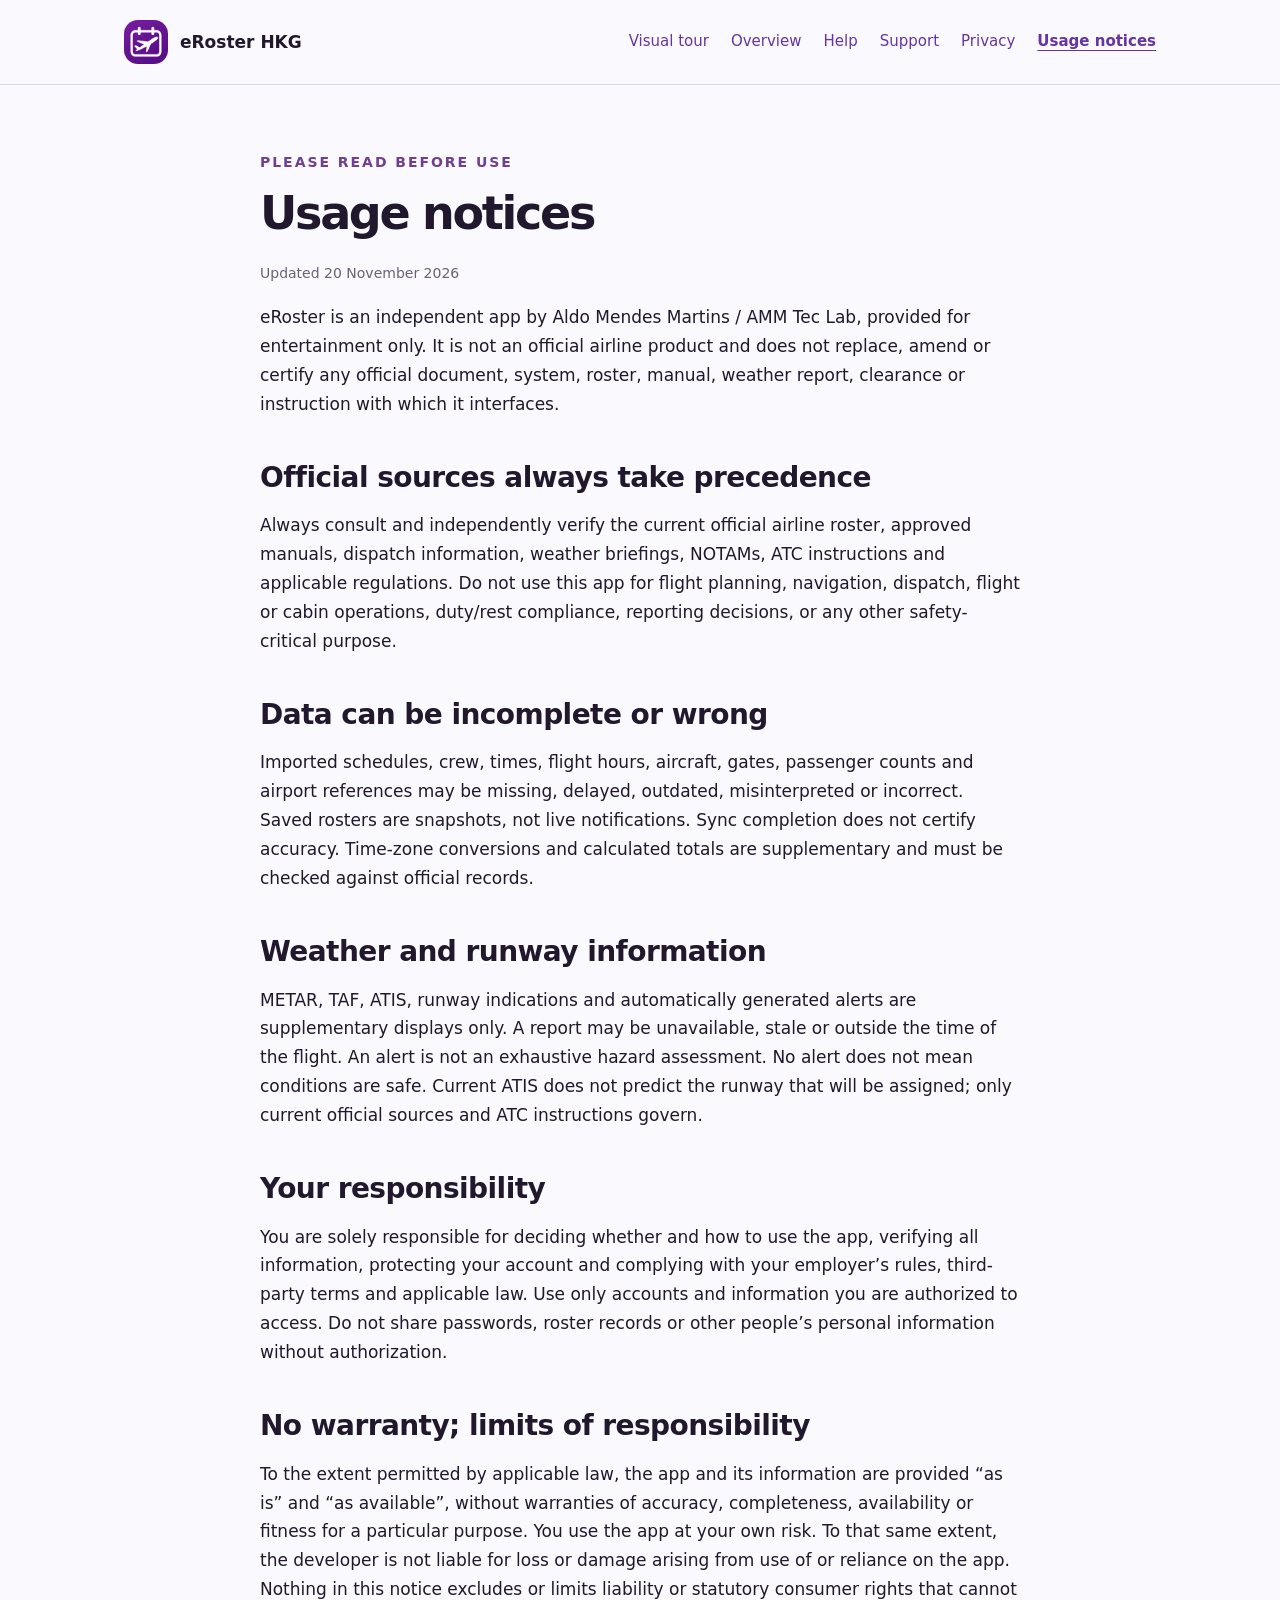
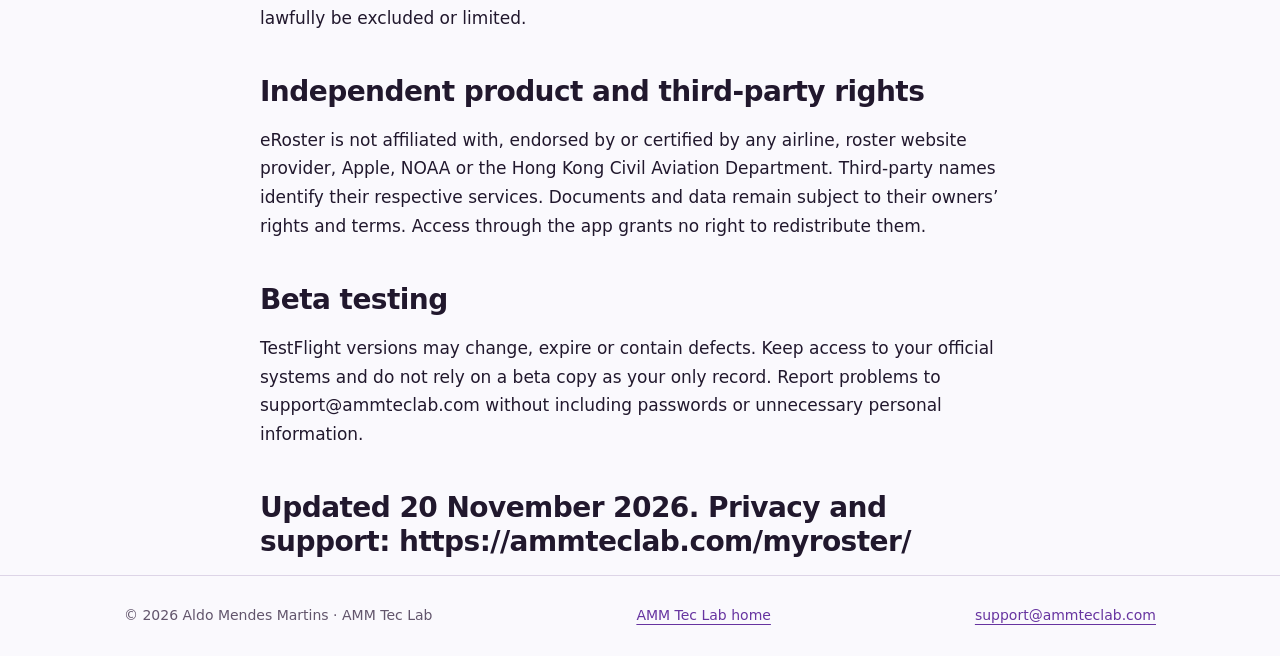
<file: myroster/notices.html>
<!doctype html><html lang="en"><head><meta charset="utf-8"><meta name="viewport" content="width=device-width,initial-scale=1"><title>Usage notices | eRoster HKG · AMM Tec Lab</title><meta name="description" content="eRoster HKG app information, support, privacy and usage notices. An independent entertainment-only roster viewer."><meta name="theme-color" content="#64318e"><link rel="canonical" href="https://ammteclab.com/myroster/notices.html"><link rel="icon" href="icon.png"><link rel="stylesheet" href="style.css"></head><body><a class="skip" href="#main">Skip to content</a><header><div class="wrap"><a class="brand" href="index.html"><img src="icon.png" width="44" height="44" alt=""><span>eRoster HKG</span></a><nav aria-label="eRoster HKG"><a href="tour.html">Visual tour</a><a href="index.html">Overview</a><a href="help.html">Help</a><a href="support.html">Support</a><a href="privacy.html">Privacy</a><a href="notices.html" aria-current="page">Usage notices</a></nav></div></header><main id="main" class="wrap"><div class="document"><p class="eyebrow">Please read before use</p><h1>Usage notices</h1><p class="date">Updated 20 November 2026</p><p>eRoster is an independent app by Aldo Mendes Martins / AMM Tec Lab, provided for entertainment only. It is not an official airline product and does not replace, amend or certify any official document, system, roster, manual, weather report, clearance or instruction with which it interfaces.</p><h2>Official sources always take precedence</h2><p>Always consult and independently verify the current official airline roster, approved manuals, dispatch information, weather briefings, NOTAMs, ATC instructions and applicable regulations. Do not use this app for flight planning, navigation, dispatch, flight or cabin operations, duty/rest compliance, reporting decisions, or any other safety-critical purpose.</p><h2>Data can be incomplete or wrong</h2><p>Imported schedules, crew, times, flight hours, aircraft, gates, passenger counts and airport references may be missing, delayed, outdated, misinterpreted or incorrect. Saved rosters are snapshots, not live notifications. Sync completion does not certify accuracy. Time-zone conversions and calculated totals are supplementary and must be checked against official records.</p><h2>Weather and runway information</h2><p>METAR, TAF, ATIS, runway indications and automatically generated alerts are supplementary displays only. A report may be unavailable, stale or outside the time of the flight. An alert is not an exhaustive hazard assessment. No alert does not mean conditions are safe. Current ATIS does not predict the runway that will be assigned; only current official sources and ATC instructions govern.</p><h2>Your responsibility</h2><p>You are solely responsible for deciding whether and how to use the app, verifying all information, protecting your account and complying with your employer’s rules, third-party terms and applicable law. Use only accounts and information you are authorized to access. Do not share passwords, roster records or other people’s personal information without authorization.</p><h2>No warranty; limits of responsibility</h2><p>To the extent permitted by applicable law, the app and its information are provided “as is” and “as available”, without warranties of accuracy, completeness, availability or fitness for a particular purpose. You use the app at your own risk. To that same extent, the developer is not liable for loss or damage arising from use of or reliance on the app. Nothing in this notice excludes or limits liability or statutory consumer rights that cannot lawfully be excluded or limited.</p><h2>Independent product and third-party rights</h2><p>eRoster is not affiliated with, endorsed by or certified by any airline, roster website provider, Apple, NOAA or the Hong Kong Civil Aviation Department. Third-party names identify their respective services. Documents and data remain subject to their owners’ rights and terms. Access through the app grants no right to redistribute them.</p><h2>Beta testing</h2><p>TestFlight versions may change, expire or contain defects. Keep access to your official systems and do not rely on a beta copy as your only record. Report problems to support@ammteclab.com without including passwords or unnecessary personal information.</p><h2>Updated 20 November 2026. Privacy and support: https://ammteclab.com/myroster/</h2><p></p></div></main><footer><div class="wrap"><span>© 2026 Aldo Mendes Martins · AMM Tec Lab</span><a href="https://ammteclab.com/">AMM Tec Lab home</a><a href="mailto:support@ammteclab.com">support@ammteclab.com</a></div></footer></body></html>
</file>
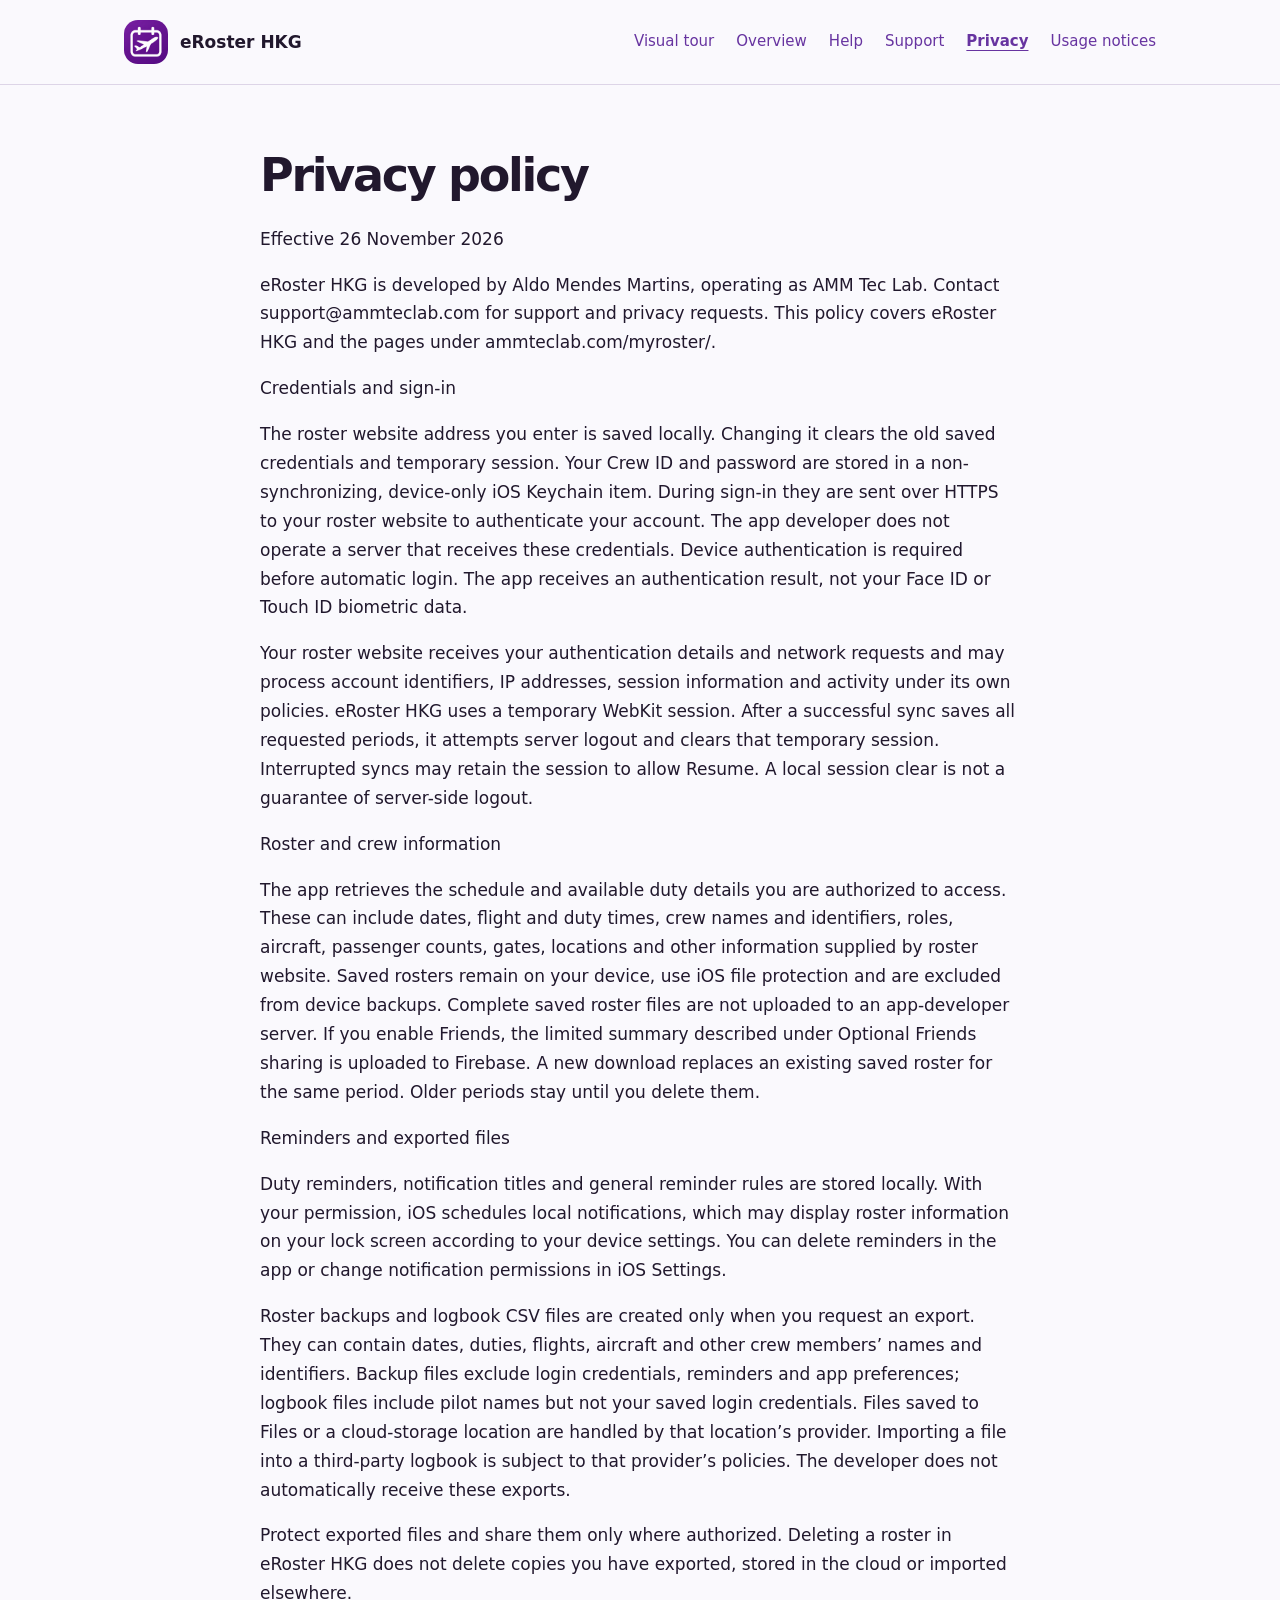
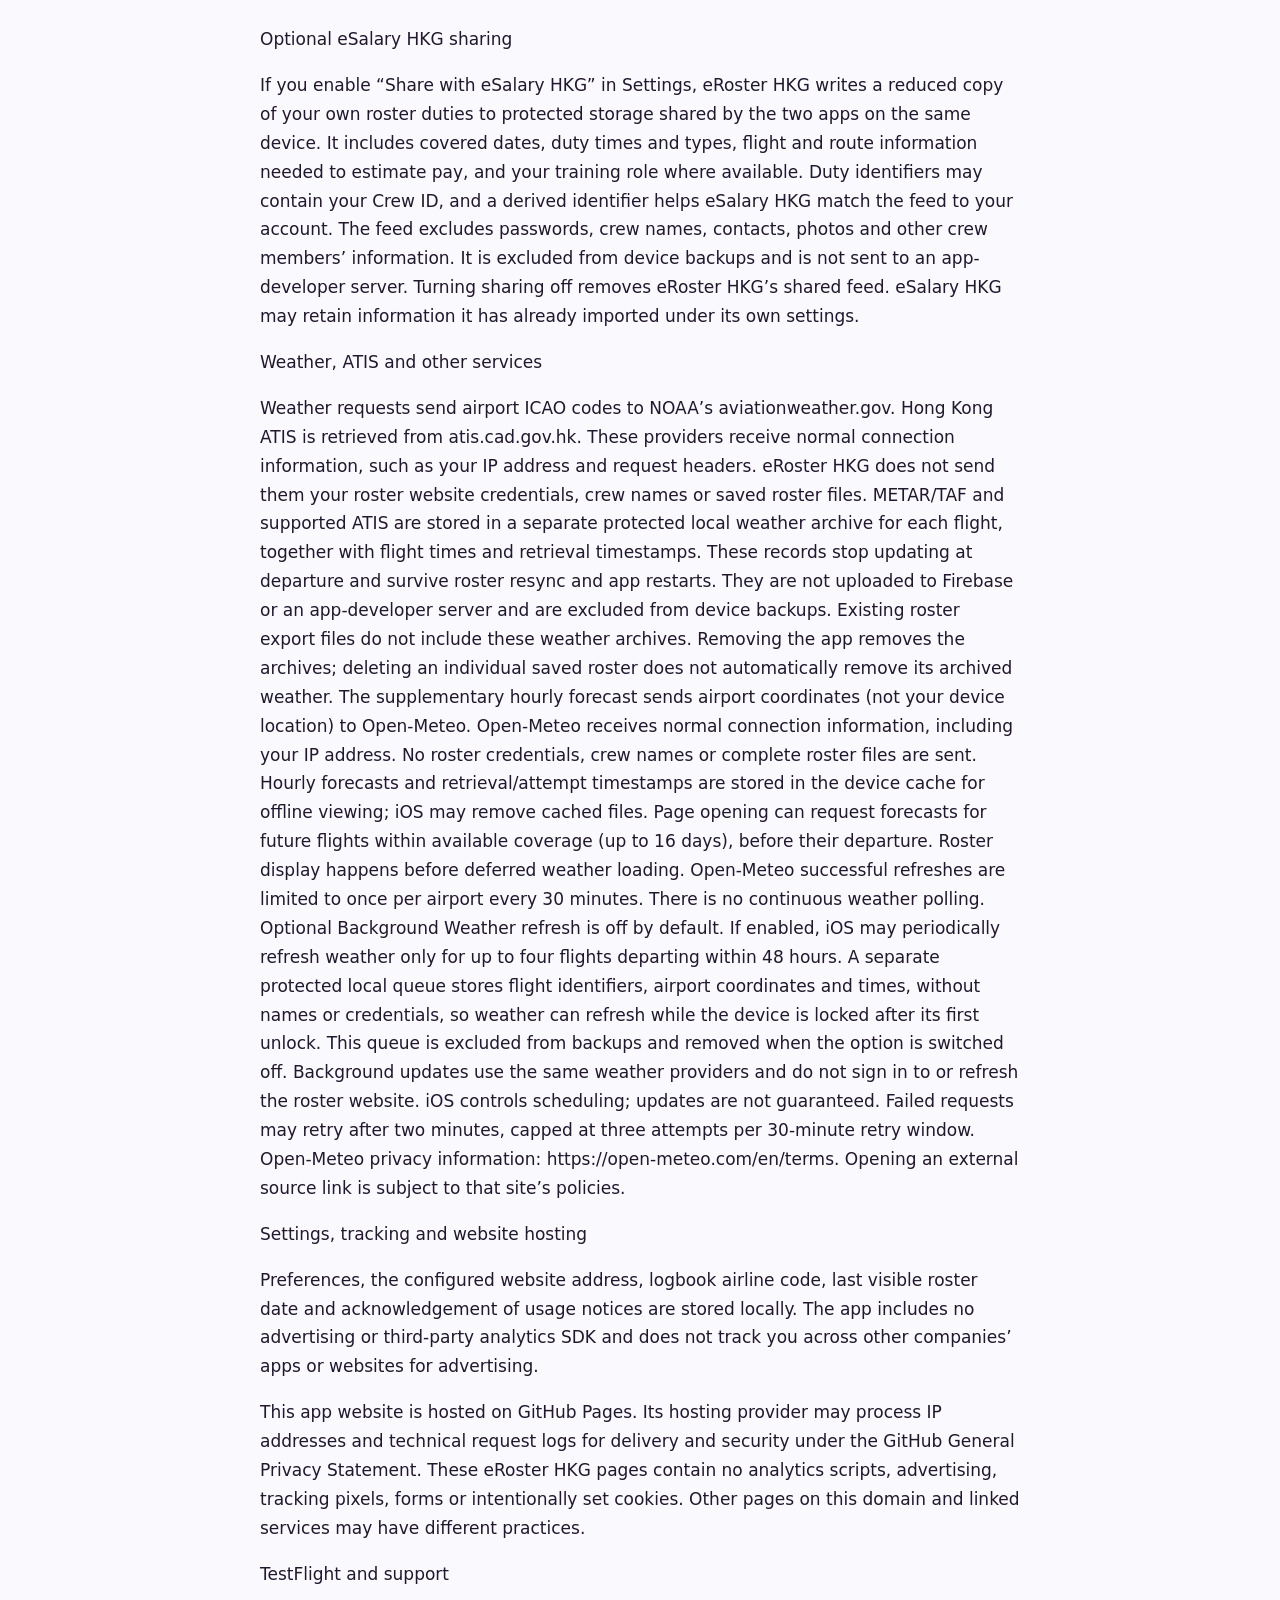
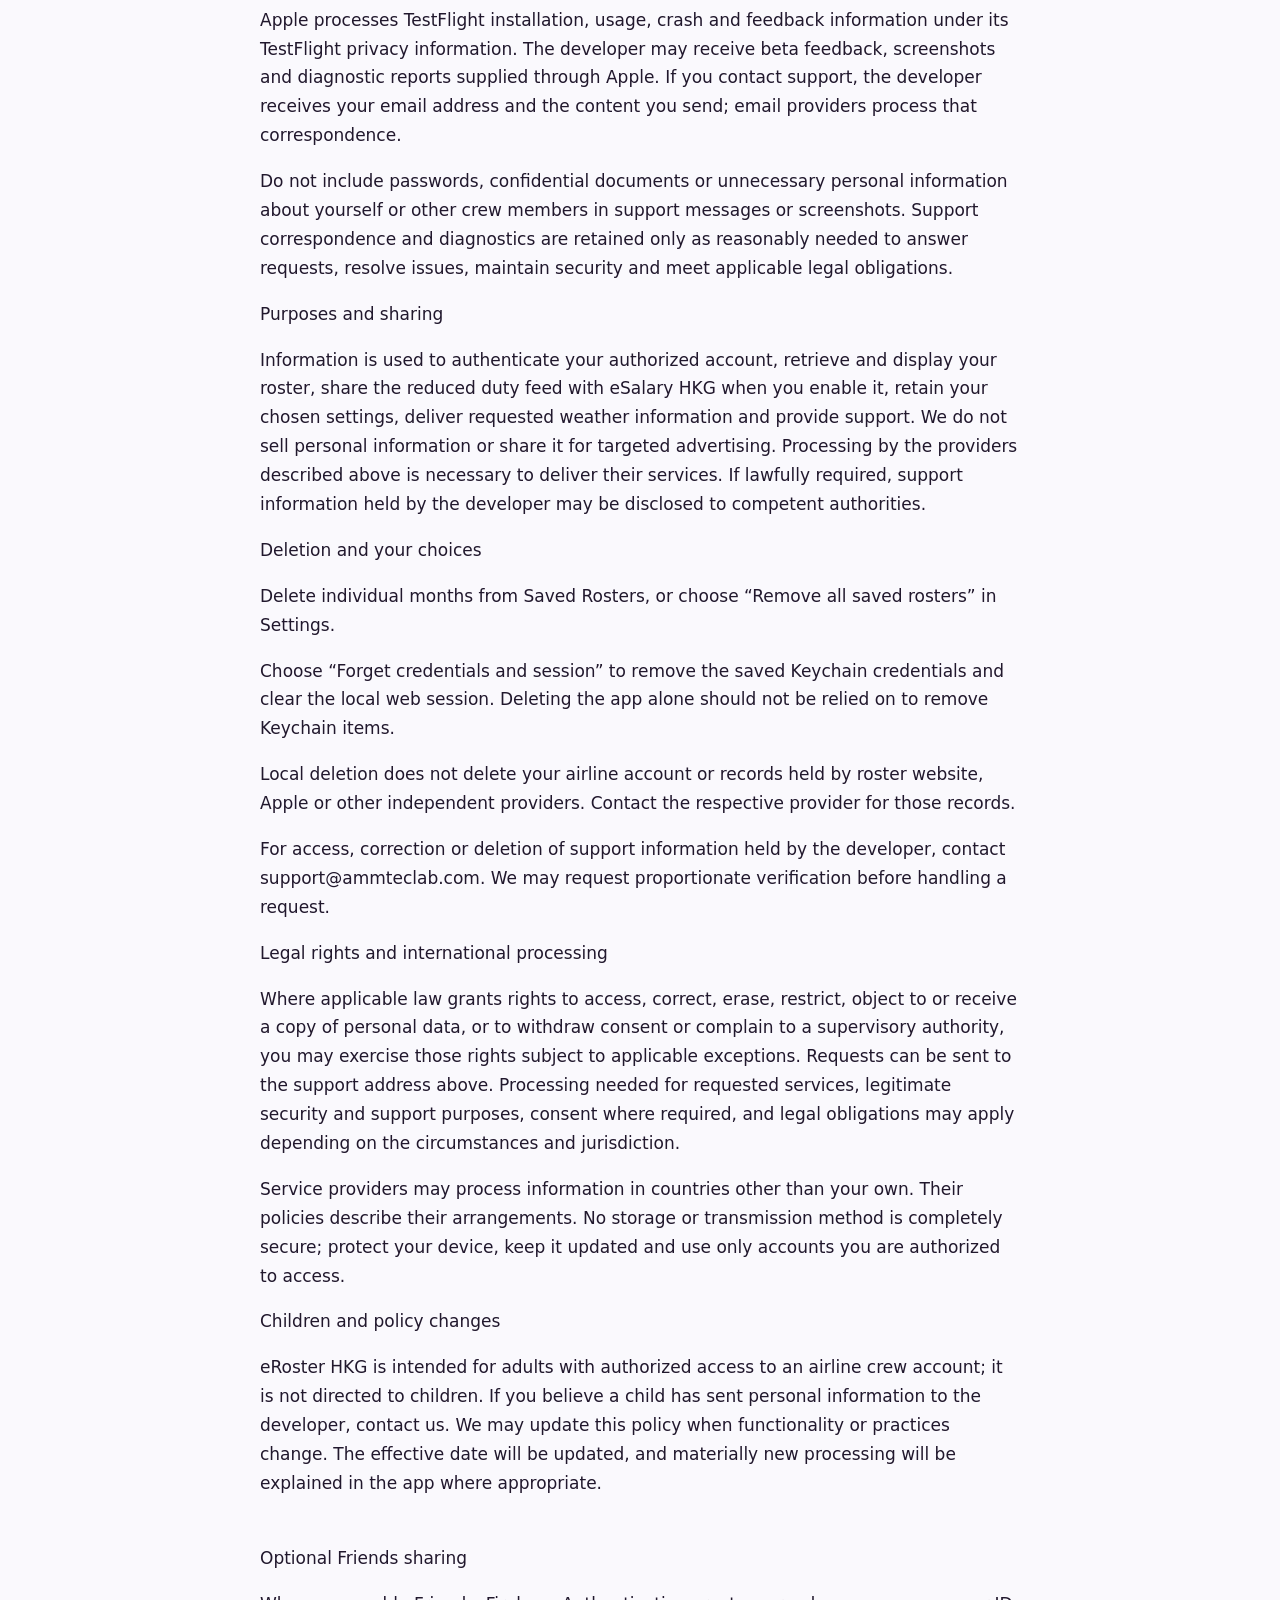
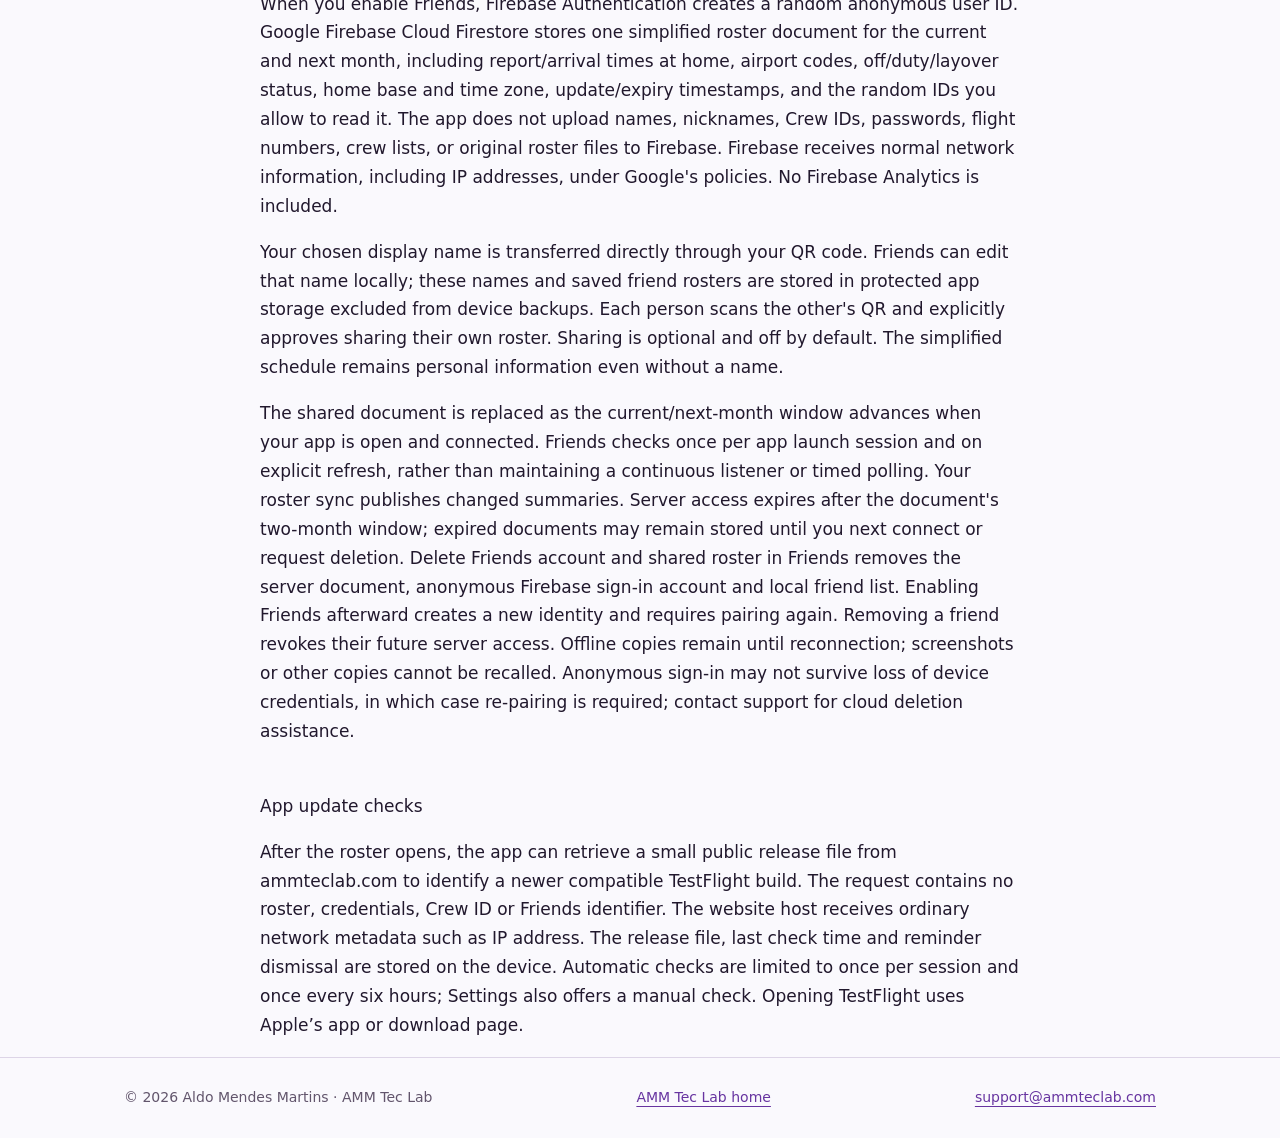
<file: myroster/privacy.html>
<!doctype html><html lang="en"><head><meta charset="utf-8"><meta name="viewport" content="width=device-width,initial-scale=1"><title>Privacy policy | eRoster HKG · AMM Tec Lab</title><meta name="description" content="eRoster HKG app information, support, privacy and usage notices. An independent entertainment-only roster viewer."><meta name="theme-color" content="#64318e"><link rel="canonical" href="https://ammteclab.com/myroster/privacy.html"><link rel="icon" href="icon.png"><link rel="stylesheet" href="style.css"></head><body><a class="skip" href="#main">Skip to content</a><header><div class="wrap"><a class="brand" href="index.html"><img src="icon.png" width="44" height="44" alt=""><span>eRoster HKG</span></a><nav aria-label="eRoster HKG"><a href="tour.html">Visual tour</a><a href="index.html">Overview</a><a href="help.html">Help</a><a href="support.html">Support</a><a href="privacy.html" aria-current="page">Privacy</a><a href="notices.html">Usage notices</a></nav></div></header><main id="main" class="wrap"><div class="document"><h1>Privacy policy</h1><p>Effective 26 November 2026</p><p>eRoster HKG is developed by Aldo Mendes Martins, operating as AMM Tec Lab. Contact support@ammteclab.com for support and privacy requests. This policy covers eRoster HKG and the pages under ammteclab.com/myroster/.</p><p>Credentials and sign-in</p><p>The roster website address you enter is saved locally. Changing it clears the old saved credentials and temporary session. Your Crew ID and password are stored in a non-synchronizing, device-only iOS Keychain item. During sign-in they are sent over HTTPS to your roster website to authenticate your account. The app developer does not operate a server that receives these credentials. Device authentication is required before automatic login. The app receives an authentication result, not your Face ID or Touch ID biometric data.</p><p>Your roster website receives your authentication details and network requests and may process account identifiers, IP addresses, session information and activity under its own policies. eRoster HKG uses a temporary WebKit session. After a successful sync saves all requested periods, it attempts server logout and clears that temporary session. Interrupted syncs may retain the session to allow Resume. A local session clear is not a guarantee of server-side logout.</p><p>Roster and crew information</p><p>The app retrieves the schedule and available duty details you are authorized to access. These can include dates, flight and duty times, crew names and identifiers, roles, aircraft, passenger counts, gates, locations and other information supplied by roster website. Saved rosters remain on your device, use iOS file protection and are excluded from device backups. Complete saved roster files are not uploaded to an app-developer server. If you enable Friends, the limited summary described under Optional Friends sharing is uploaded to Firebase. A new download replaces an existing saved roster for the same period. Older periods stay until you delete them.</p><p>Reminders and exported files</p><p>Duty reminders, notification titles and general reminder rules are stored locally. With your permission, iOS schedules local notifications, which may display roster information on your lock screen according to your device settings. You can delete reminders in the app or change notification permissions in iOS Settings.</p><p>Roster backups and logbook CSV files are created only when you request an export. They can contain dates, duties, flights, aircraft and other crew members’ names and identifiers. Backup files exclude login credentials, reminders and app preferences; logbook files include pilot names but not your saved login credentials. Files saved to Files or a cloud-storage location are handled by that location’s provider. Importing a file into a third-party logbook is subject to that provider’s policies. The developer does not automatically receive these exports.</p><p>Protect exported files and share them only where authorized. Deleting a roster in eRoster HKG does not delete copies you have exported, stored in the cloud or imported elsewhere.</p><p>Optional eSalary HKG sharing</p><p>If you enable “Share with eSalary HKG” in Settings, eRoster HKG writes a reduced copy of your own roster duties to protected storage shared by the two apps on the same device. It includes covered dates, duty times and types, flight and route information needed to estimate pay, and your training role where available. Duty identifiers may contain your Crew ID, and a derived identifier helps eSalary HKG match the feed to your account. The feed excludes passwords, crew names, contacts, photos and other crew members’ information. It is excluded from device backups and is not sent to an app-developer server. Turning sharing off removes eRoster HKG’s shared feed. eSalary HKG may retain information it has already imported under its own settings.</p><p>Weather, ATIS and other services</p><p>Weather requests send airport ICAO codes to NOAA’s aviationweather.gov. Hong Kong ATIS is retrieved from atis.cad.gov.hk. These providers receive normal connection information, such as your IP address and request headers. eRoster HKG does not send them your roster website credentials, crew names or saved roster files. METAR/TAF and supported ATIS are stored in a separate protected local weather archive for each flight, together with flight times and retrieval timestamps. These records stop updating at departure and survive roster resync and app restarts. They are not uploaded to Firebase or an app-developer server and are excluded from device backups. Existing roster export files do not include these weather archives. Removing the app removes the archives; deleting an individual saved roster does not automatically remove its archived weather. The supplementary hourly forecast sends airport coordinates (not your device location) to Open-Meteo. Open-Meteo receives normal connection information, including your IP address. No roster credentials, crew names or complete roster files are sent. Hourly forecasts and retrieval/attempt timestamps are stored in the device cache for offline viewing; iOS may remove cached files. Page opening can request forecasts for future flights within available coverage (up to 16 days), before their departure. Roster display happens before deferred weather loading. Open-Meteo successful refreshes are limited to once per airport every 30 minutes. There is no continuous weather polling. Optional Background Weather refresh is off by default. If enabled, iOS may periodically refresh weather only for up to four flights departing within 48 hours. A separate protected local queue stores flight identifiers, airport coordinates and times, without names or credentials, so weather can refresh while the device is locked after its first unlock. This queue is excluded from backups and removed when the option is switched off. Background updates use the same weather providers and do not sign in to or refresh the roster website. iOS controls scheduling; updates are not guaranteed. Failed requests may retry after two minutes, capped at three attempts per 30-minute retry window. Open-Meteo privacy information: https://open-meteo.com/en/terms. Opening an external source link is subject to that site’s policies.</p><p>Settings, tracking and website hosting</p><p>Preferences, the configured website address, logbook airline code, last visible roster date and acknowledgement of usage notices are stored locally. The app includes no advertising or third-party analytics SDK and does not track you across other companies’ apps or websites for advertising.</p><p>This app website is hosted on GitHub Pages. Its hosting provider may process IP addresses and technical request logs for delivery and security under the GitHub General Privacy Statement. These eRoster HKG pages contain no analytics scripts, advertising, tracking pixels, forms or intentionally set cookies. Other pages on this domain and linked services may have different practices.</p><p>TestFlight and support</p><p>Apple processes TestFlight installation, usage, crash and feedback information under its TestFlight privacy information. The developer may receive beta feedback, screenshots and diagnostic reports supplied through Apple. If you contact support, the developer receives your email address and the content you send; email providers process that correspondence.</p><p>Do not include passwords, confidential documents or unnecessary personal information about yourself or other crew members in support messages or screenshots. Support correspondence and diagnostics are retained only as reasonably needed to answer requests, resolve issues, maintain security and meet applicable legal obligations.</p><p>Purposes and sharing</p><p>Information is used to authenticate your authorized account, retrieve and display your roster, share the reduced duty feed with eSalary HKG when you enable it, retain your chosen settings, deliver requested weather information and provide support. We do not sell personal information or share it for targeted advertising. Processing by the providers described above is necessary to deliver their services. If lawfully required, support information held by the developer may be disclosed to competent authorities.</p><p>Deletion and your choices</p><p>Delete individual months from Saved Rosters, or choose “Remove all saved rosters” in Settings.</p><p>Choose “Forget credentials and session” to remove the saved Keychain credentials and clear the local web session. Deleting the app alone should not be relied on to remove Keychain items.</p><p>Local deletion does not delete your airline account or records held by roster website, Apple or other independent providers. Contact the respective provider for those records.</p><p>For access, correction or deletion of support information held by the developer, contact support@ammteclab.com. We may request proportionate verification before handling a request.</p><p>Legal rights and international processing</p><p>Where applicable law grants rights to access, correct, erase, restrict, object to or receive a copy of personal data, or to withdraw consent or complain to a supervisory authority, you may exercise those rights subject to applicable exceptions. Requests can be sent to the support address above. Processing needed for requested services, legitimate security and support purposes, consent where required, and legal obligations may apply depending on the circumstances and jurisdiction.</p><p>Service providers may process information in countries other than your own. Their policies describe their arrangements. No storage or transmission method is completely secure; protect your device, keep it updated and use only accounts you are authorized to access.</p><p>Children and policy changes</p><p>eRoster HKG is intended for adults with authorized access to an airline crew account; it is not directed to children. If you believe a child has sent personal information to the developer, contact us. We may update this policy when functionality or practices change. The effective date will be updated, and materially new processing will be explained in the app where appropriate.</p><p>
Optional Friends sharing</p><p>When you enable Friends, Firebase Authentication creates a random anonymous user ID. Google Firebase Cloud Firestore stores one simplified roster document for the current and next month, including report/arrival times at home, airport codes, off/duty/layover status, home base and time zone, update/expiry timestamps, and the random IDs you allow to read it. The app does not upload names, nicknames, Crew IDs, passwords, flight numbers, crew lists, or original roster files to Firebase. Firebase receives normal network information, including IP addresses, under Google&#x27;s policies. No Firebase Analytics is included.</p><p>Your chosen display name is transferred directly through your QR code. Friends can edit that name locally; these names and saved friend rosters are stored in protected app storage excluded from device backups. Each person scans the other&#x27;s QR and explicitly approves sharing their own roster. Sharing is optional and off by default. The simplified schedule remains personal information even without a name.</p><p>The shared document is replaced as the current/next-month window advances when your app is open and connected. Friends checks once per app launch session and on explicit refresh, rather than maintaining a continuous listener or timed polling. Your roster sync publishes changed summaries. Server access expires after the document&#x27;s two-month window; expired documents may remain stored until you next connect or request deletion. Delete Friends account and shared roster in Friends removes the server document, anonymous Firebase sign-in account and local friend list. Enabling Friends afterward creates a new identity and requires pairing again. Removing a friend revokes their future server access. Offline copies remain until reconnection; screenshots or other copies cannot be recalled. Anonymous sign-in may not survive loss of device credentials, in which case re-pairing is required; contact support for cloud deletion assistance.</p><p>
App update checks</p><p>After the roster opens, the app can retrieve a small public release file from ammteclab.com to identify a newer compatible TestFlight build. The request contains no roster, credentials, Crew ID or Friends identifier. The website host receives ordinary network metadata such as IP address. The release file, last check time and reminder dismissal are stored on the device. Automatic checks are limited to once per session and once every six hours; Settings also offers a manual check. Opening TestFlight uses Apple’s app or download page.
</p></div></main><footer><div class="wrap"><span>© 2026 Aldo Mendes Martins · AMM Tec Lab</span><a href="https://ammteclab.com/">AMM Tec Lab home</a><a href="mailto:support@ammteclab.com">support@ammteclab.com</a></div></footer></body></html>
</file>
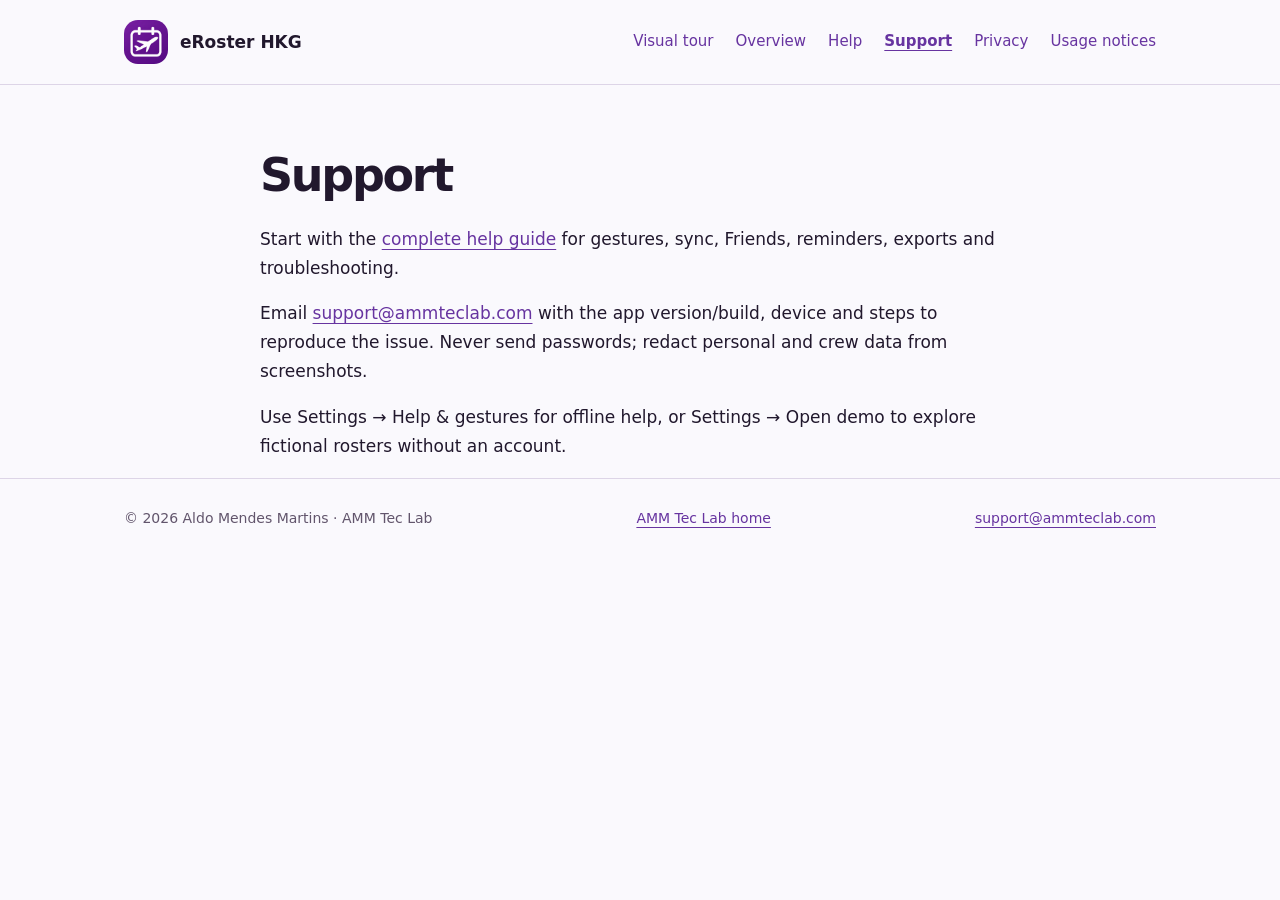
<file: myroster/support.html>
<!doctype html><html lang="en"><head><meta charset="utf-8"><meta name="viewport" content="width=device-width,initial-scale=1"><title>Support | eRoster HKG · AMM Tec Lab</title><meta name="description" content="eRoster HKG app information, support, privacy and usage notices. An independent entertainment-only roster viewer."><meta name="theme-color" content="#64318e"><link rel="canonical" href="https://ammteclab.com/myroster/support.html"><link rel="icon" href="icon.png"><link rel="stylesheet" href="style.css"></head><body><a class="skip" href="#main">Skip to content</a><header><div class="wrap"><a class="brand" href="index.html"><img src="icon.png" width="44" height="44" alt=""><span>eRoster HKG</span></a><nav aria-label="eRoster HKG"><a href="tour.html">Visual tour</a><a href="index.html">Overview</a><a href="help.html">Help</a><a href="support.html" aria-current="page">Support</a><a href="privacy.html">Privacy</a><a href="notices.html">Usage notices</a></nav></div></header><main id="main" class="wrap"><div class="document"><h1>Support</h1><p>Start with the <a href="help.html">complete help guide</a> for gestures, sync, Friends, reminders, exports and troubleshooting.</p><p>Email <a href="mailto:support@ammteclab.com">support@ammteclab.com</a> with the app version/build, device and steps to reproduce the issue. Never send passwords; redact personal and crew data from screenshots.</p><p>Use Settings → Help &amp; gestures for offline help, or Settings → Open demo to explore fictional rosters without an account.</p></div></main><footer><div class="wrap"><span>© 2026 Aldo Mendes Martins · AMM Tec Lab</span><a href="https://ammteclab.com/">AMM Tec Lab home</a><a href="mailto:support@ammteclab.com">support@ammteclab.com</a></div></footer></body></html>
</file>
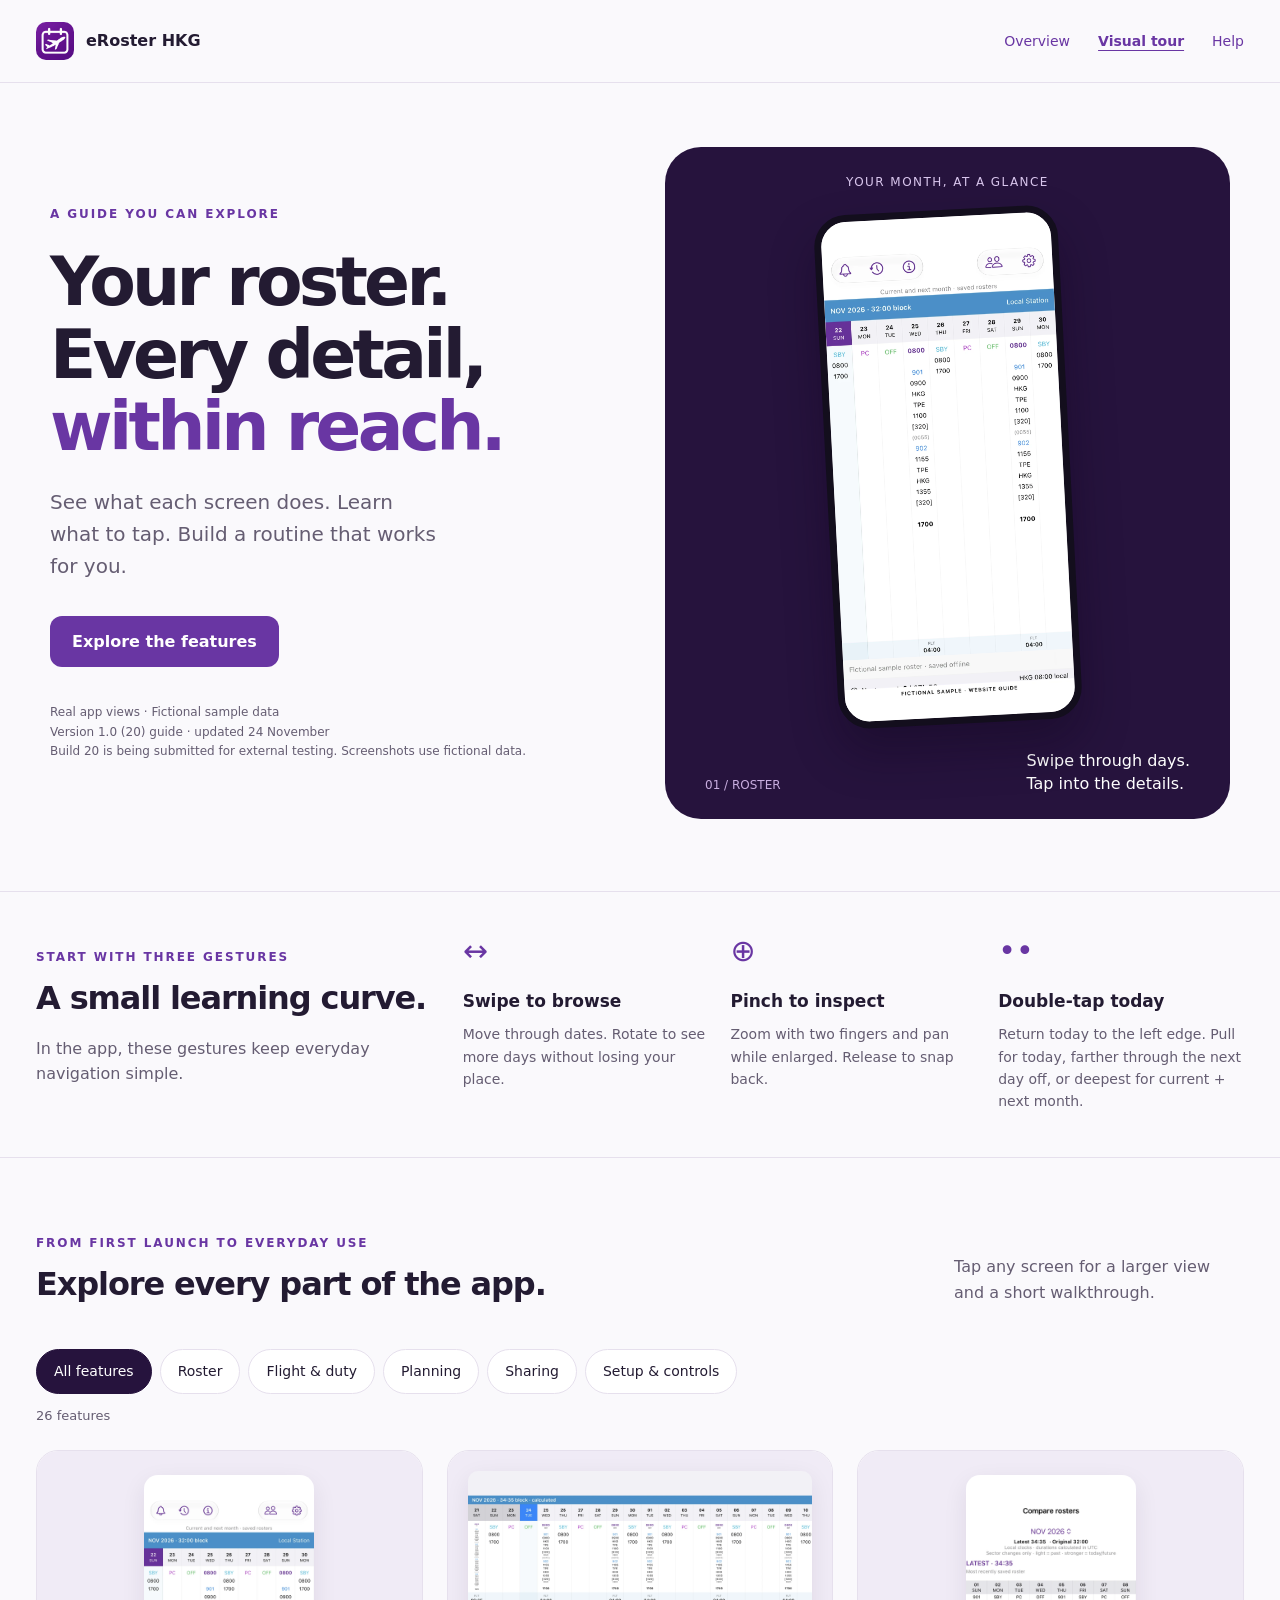
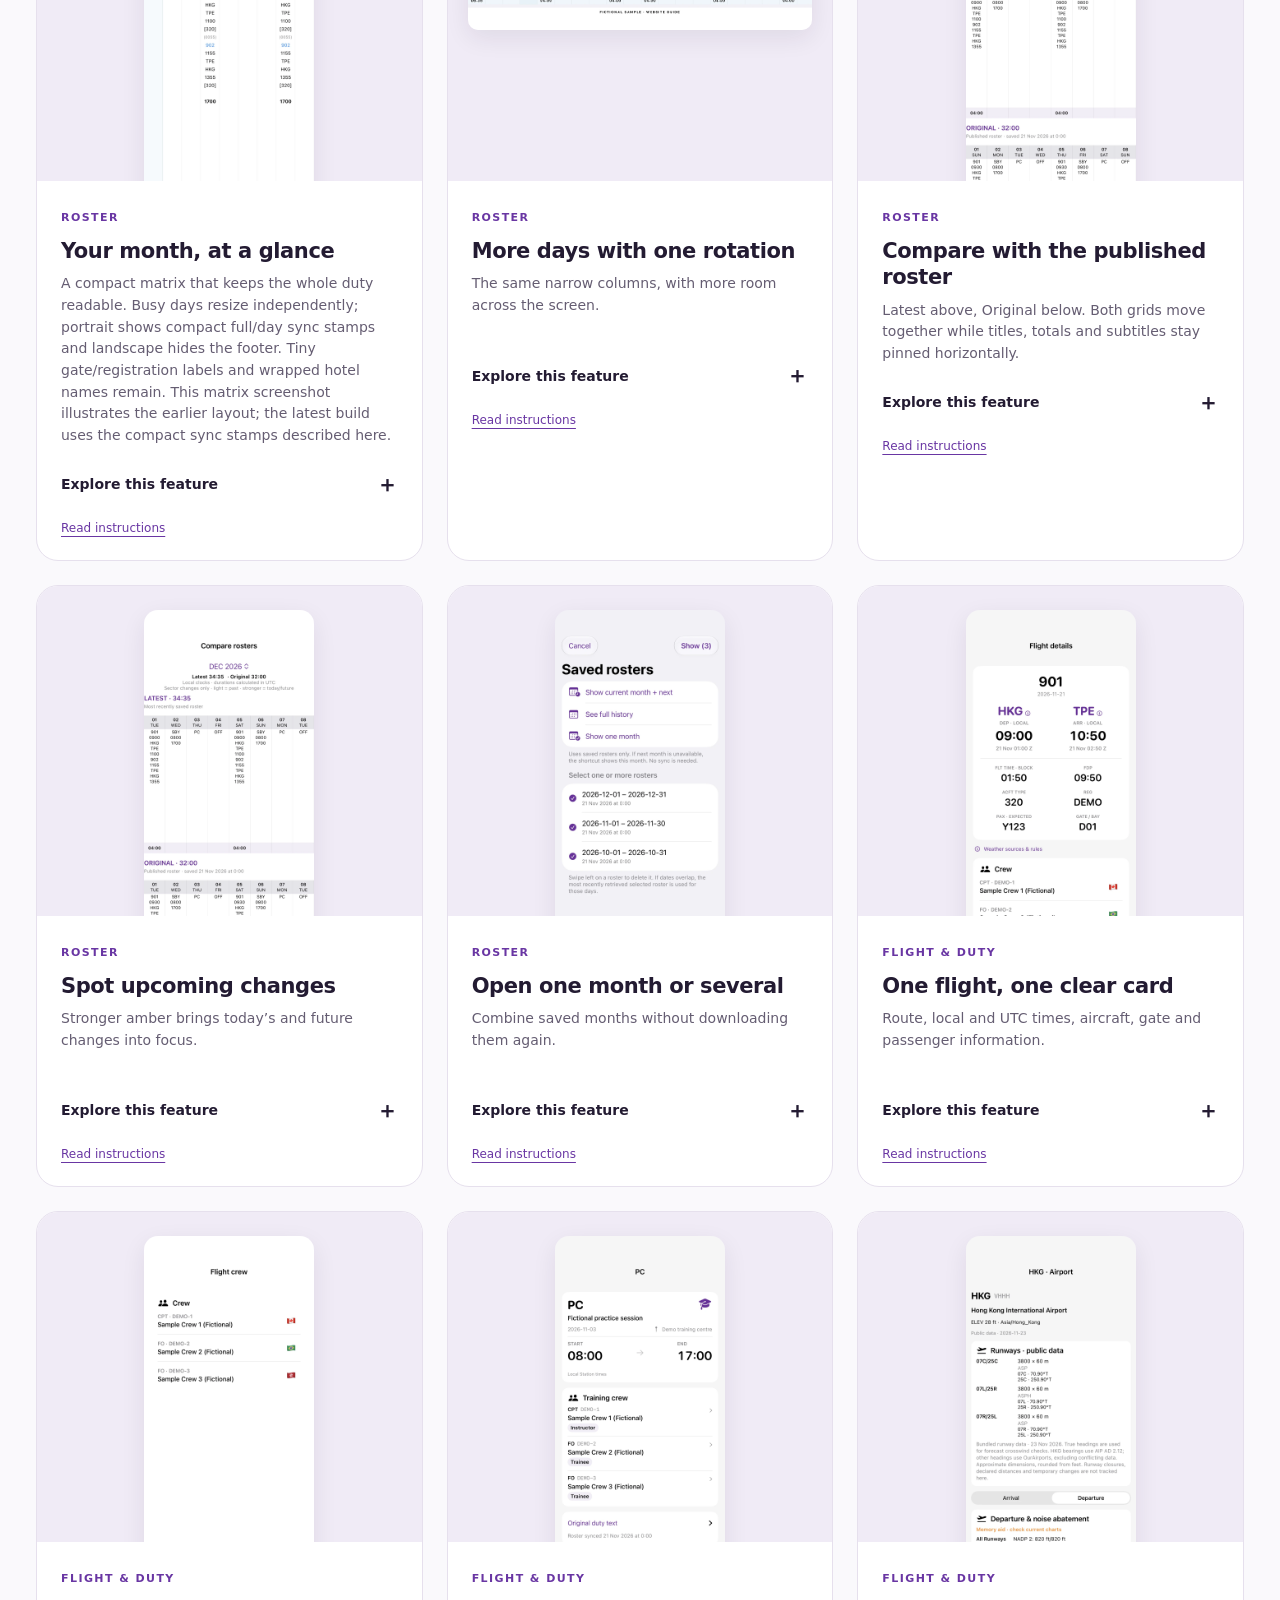
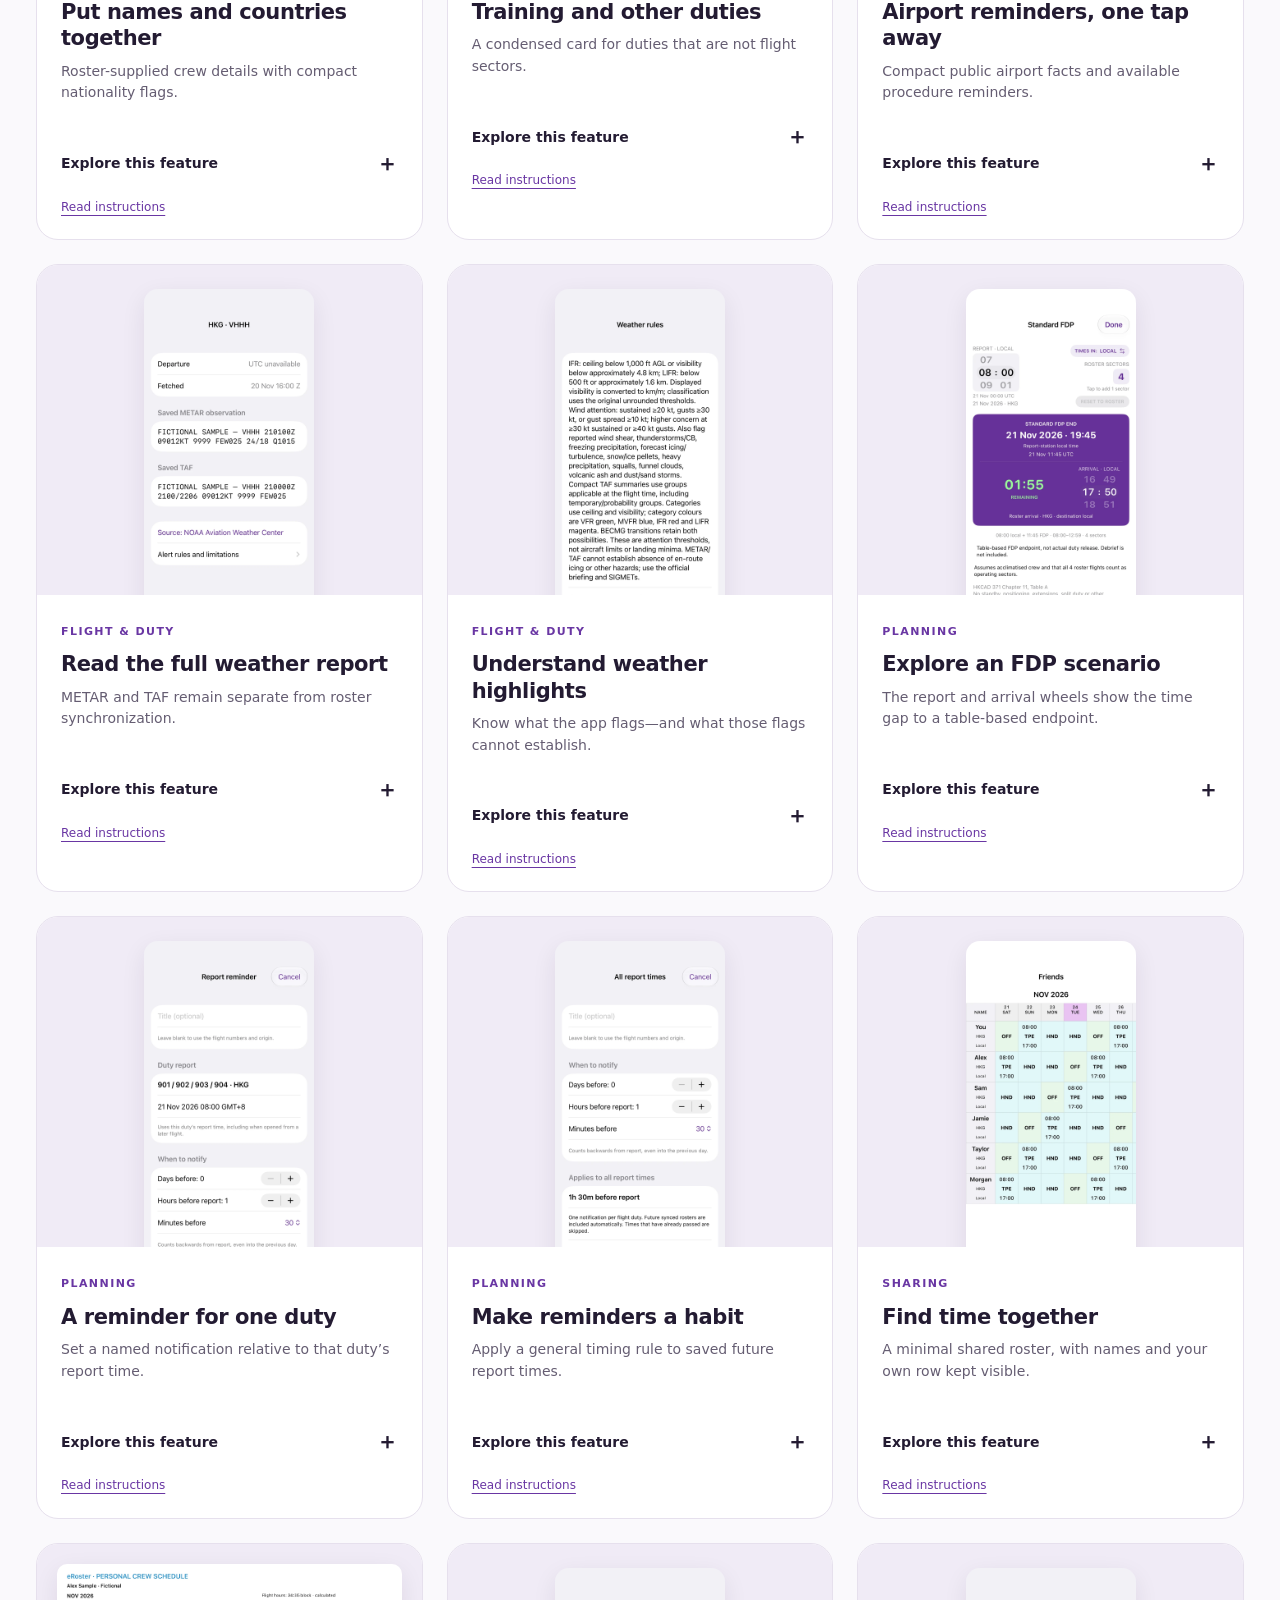
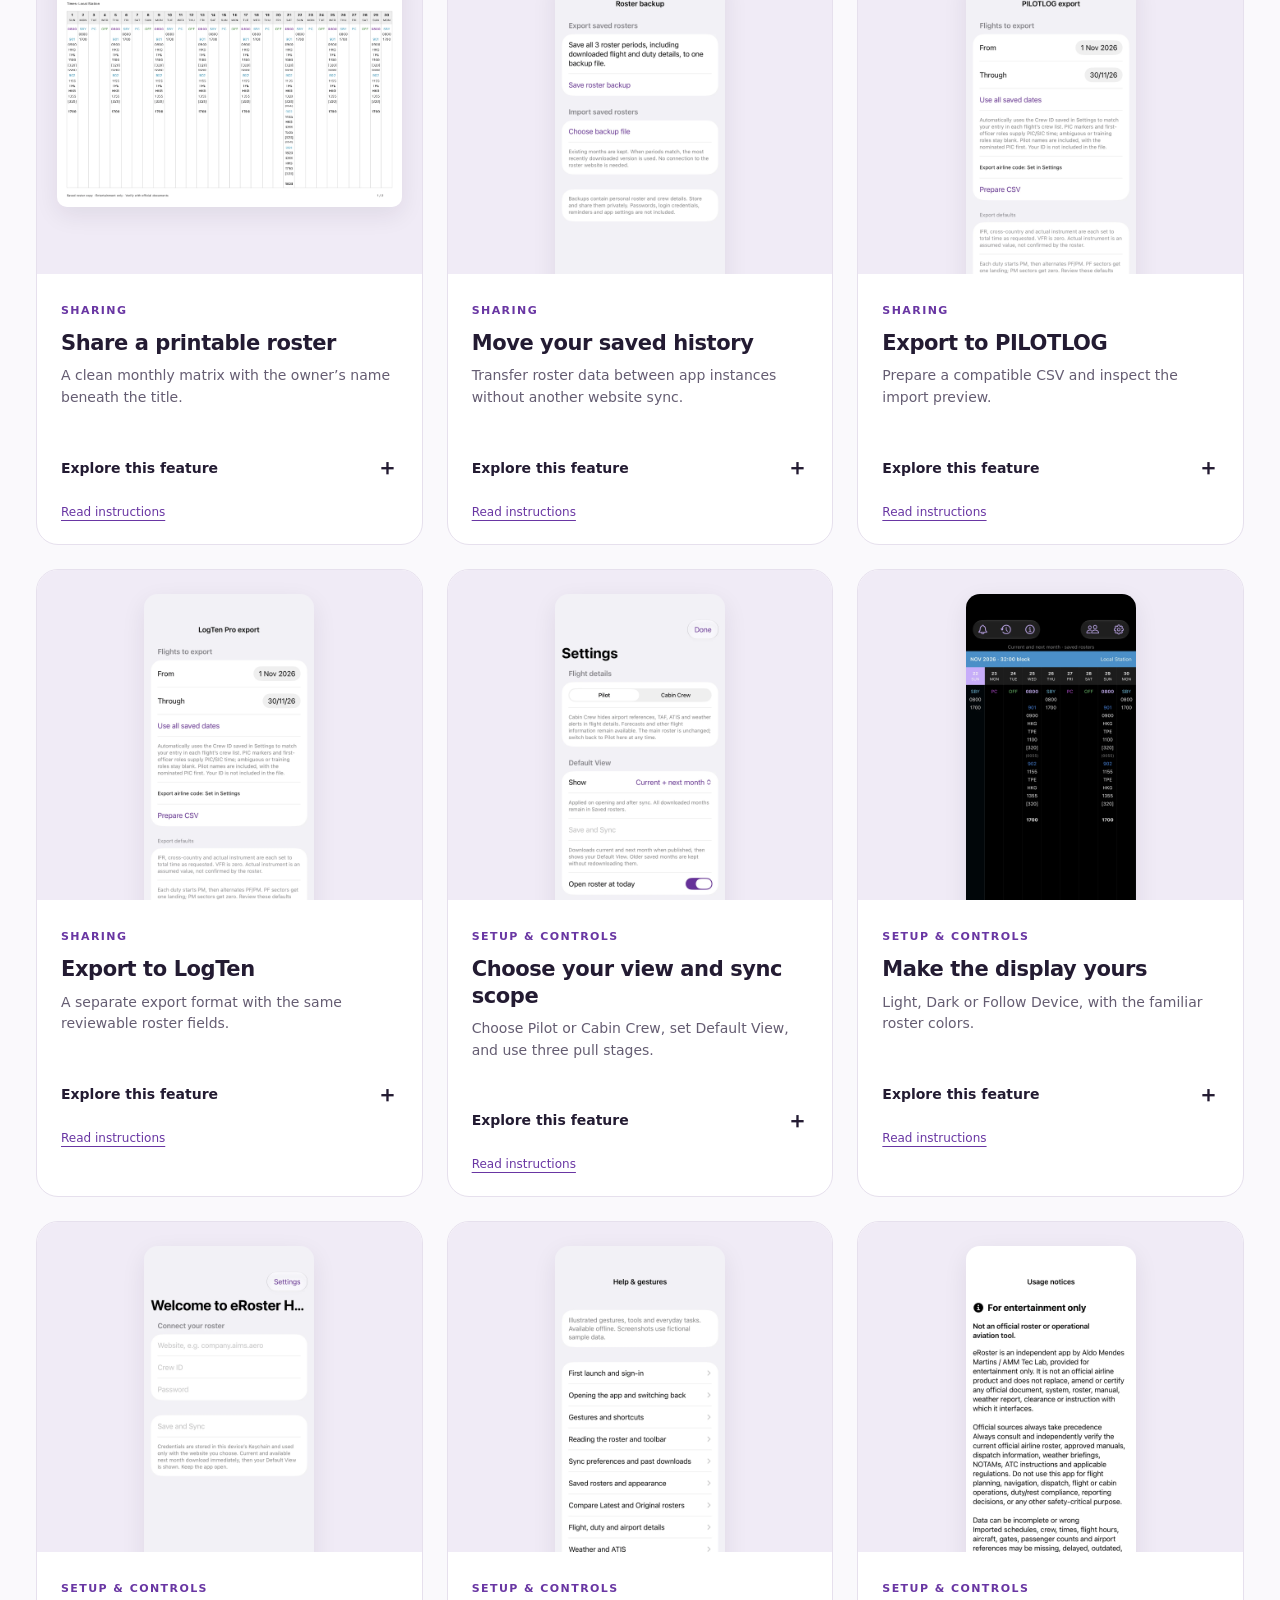
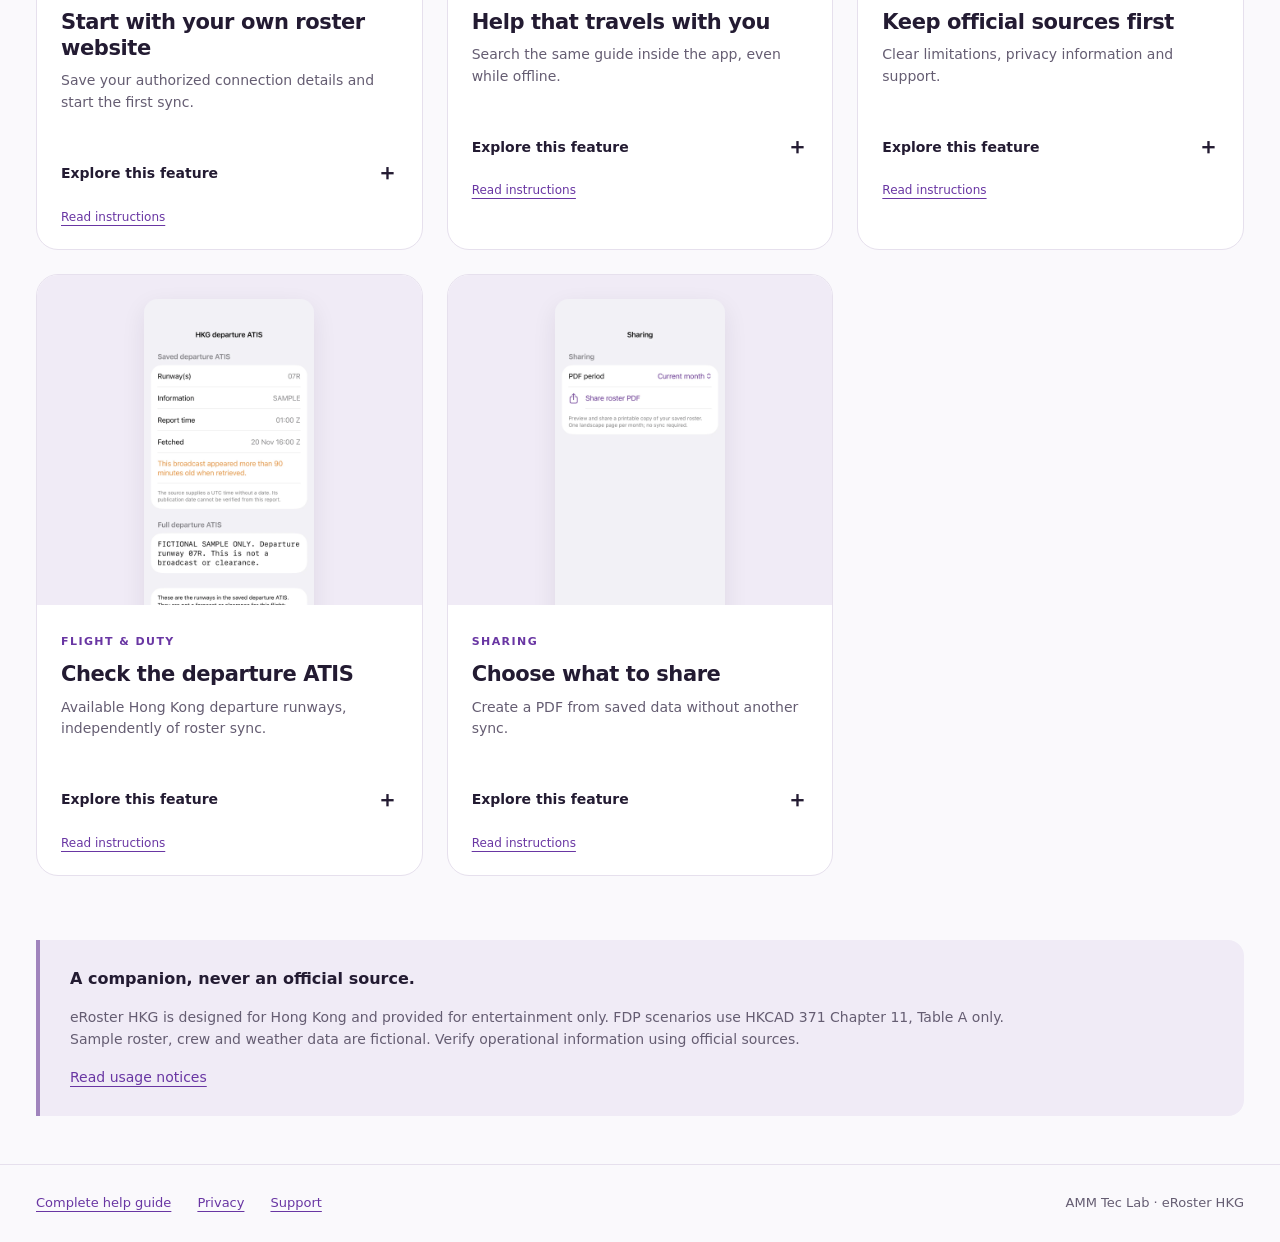
<file: myroster/tour.html>
<!doctype html><html lang="en"><head><meta charset="utf-8"><meta name="viewport" content="width=device-width,initial-scale=1"><title>Visual tour | eRoster HKG</title><meta name="description" content="Explore eRoster HKG through real app screens with fictional data. Learn roster gestures, comparisons, reminders, sharing and more."><link rel="canonical" href="https://ammteclab.com/myroster/tour.html"><link rel="icon" href="icon.png"><link rel="stylesheet" href="tour.css"></head><body><a class="skip" href="#features">Skip to features</a><header><a class="brand" href="index.html"><img src="icon.png" alt="" width="38" height="38">eRoster HKG</a><nav aria-label="Main"><a href="index.html">Overview</a><a href="tour.html" aria-current="page">Visual tour</a><a href="help.html">Help</a></nav></header><main><section class="tour-hero"><div class="hero-copy"><p class="eyebrow">A guide you can explore</p><h1>Your roster.<br>Every detail,<br><em>within reach.</em></h1><p class="intro">See what each screen does. Learn what to tap. Build a routine that works for you.</p><a class="primary" href="#features">Explore the features</a><p class="sample-note">Real app views · Fictional sample data<br>Version 1.0 (20) guide · updated 24 November<br>Build 20 is being submitted for external testing. Screenshots use fictional data.</p></div><div class="hero-stage"><span class="stage-label">Your month, at a glance</span><button class="hero-phone open-shot" data-index="0" aria-label="Explore the roster screen"><img src="screenshots/roster.webp" alt="eRoster HKG roster matrix using fictional sample data" width="402" height="874"></button><div class="stage-caption"><span>01 / ROSTER</span><strong>Swipe through days.<br>Tap into the details.</strong></div></div></section><section class="gesture-section" aria-labelledby="gestures-title"><div><p class="eyebrow">Start with three gestures</p><h2 id="gestures-title">A small learning curve.</h2><p>In the app, these gestures keep everyday navigation simple.</p></div><div class="gesture-cards"><article><span class="gesture-icon" aria-hidden="true">↔</span><h3>Swipe to browse</h3><p>Move through dates. Rotate to see more days without losing your place.</p></article><article><span class="gesture-icon" aria-hidden="true">⊕</span><h3>Pinch to inspect</h3><p>Zoom with two fingers and pan while enlarged. Release to snap back.</p></article><article><span class="gesture-icon" aria-hidden="true">••</span><h3>Double-tap today</h3><p>Return today to the left edge. Pull for today, farther through the next day off, or deepest for current + next month.</p></article></div></section><section id="features" class="gallery-section"><div class="section-heading"><div><p class="eyebrow">From first launch to everyday use</p><h2>Explore every part of the app.</h2></div><p>Tap any screen for a larger view and a short walkthrough.</p></div><div class="filters" aria-label="Filter features"><button class="filter active" data-filter="All" aria-pressed="true">All features</button><button class="filter" data-filter="Roster" aria-pressed="false">Roster</button><button class="filter" data-filter="Flight &amp; duty" aria-pressed="false">Flight &amp; duty</button><button class="filter" data-filter="Planning" aria-pressed="false">Planning</button><button class="filter" data-filter="Sharing" aria-pressed="false">Sharing</button><button class="filter" data-filter="Setup &amp; controls" aria-pressed="false">Setup &amp; controls</button></div><p id="result-count" role="status">26 features</p><div class="feature-grid"><article class="feature-card" data-group="Roster"><button class="open-shot" data-index="0" aria-label="Explore Your month, at a glance"><div class="screen-box "><img src="screenshots/roster.webp" alt="Your month, at a glance: eRoster HKG app screen with fictional sample data" loading="lazy" width="402" height="874"></div><div class="card-copy"><span class="category">Roster</span><h3>Your month, at a glance</h3><p>A compact matrix that keeps the whole duty readable. Busy days resize independently; portrait shows compact full/day sync stamps and landscape hides the footer. Tiny gate/registration labels and wrapped hotel names remain. This matrix screenshot illustrates the earlier layout; the latest build uses the compact sync stamps described here.</p><span class="explore">Explore this feature <span aria-hidden="true">＋</span></span></div></button><a class="text-help" href="help.html#matrix">Read instructions</a></article><article class="feature-card" data-group="Roster"><button class="open-shot" data-index="1" aria-label="Explore More days with one rotation"><div class="screen-box wide"><img src="screenshots/landscape.webp" alt="More days with one rotation: eRoster HKG app screen with fictional sample data" loading="lazy" width="402" height="874"></div><div class="card-copy"><span class="category">Roster</span><h3>More days with one rotation</h3><p>The same narrow columns, with more room across the screen.</p><span class="explore">Explore this feature <span aria-hidden="true">＋</span></span></div></button><a class="text-help" href="help.html#gestures">Read instructions</a></article><article class="feature-card" data-group="Roster"><button class="open-shot" data-index="2" aria-label="Explore Compare with the published roster"><div class="screen-box "><img src="screenshots/comparison.webp" alt="Compare with the published roster: eRoster HKG app screen with fictional sample data" loading="lazy" width="402" height="874"></div><div class="card-copy"><span class="category">Roster</span><h3>Compare with the published roster</h3><p>Latest above, Original below. Both grids move together while titles, totals and subtitles stay pinned horizontally.</p><span class="explore">Explore this feature <span aria-hidden="true">＋</span></span></div></button><a class="text-help" href="help.html#comparison">Read instructions</a></article><article class="feature-card" data-group="Roster"><button class="open-shot" data-index="3" aria-label="Explore Spot upcoming changes"><div class="screen-box "><img src="screenshots/comparison-future.webp" alt="Spot upcoming changes: eRoster HKG app screen with fictional sample data" loading="lazy" width="402" height="874"></div><div class="card-copy"><span class="category">Roster</span><h3>Spot upcoming changes</h3><p>Stronger amber brings today’s and future changes into focus.</p><span class="explore">Explore this feature <span aria-hidden="true">＋</span></span></div></button><a class="text-help" href="help.html#comparison">Read instructions</a></article><article class="feature-card" data-group="Roster"><button class="open-shot" data-index="4" aria-label="Explore Open one month or several"><div class="screen-box "><img src="screenshots/saved.webp" alt="Open one month or several: eRoster HKG app screen with fictional sample data" loading="lazy" width="402" height="874"></div><div class="card-copy"><span class="category">Roster</span><h3>Open one month or several</h3><p>Combine saved months without downloading them again.</p><span class="explore">Explore this feature <span aria-hidden="true">＋</span></span></div></button><a class="text-help" href="help.html#saved">Read instructions</a></article><article class="feature-card" data-group="Flight &amp; duty"><button class="open-shot" data-index="5" aria-label="Explore One flight, one clear card"><div class="screen-box "><img src="screenshots/flight.webp" alt="One flight, one clear card: eRoster HKG app screen with fictional sample data" loading="lazy" width="402" height="874"></div><div class="card-copy"><span class="category">Flight &amp; duty</span><h3>One flight, one clear card</h3><p>Route, local and UTC times, aircraft, gate and passenger information.</p><span class="explore">Explore this feature <span aria-hidden="true">＋</span></span></div></button><a class="text-help" href="help.html#details">Read instructions</a></article><article class="feature-card" data-group="Flight &amp; duty"><button class="open-shot" data-index="6" aria-label="Explore Put names and countries together"><div class="screen-box "><img src="screenshots/crew.webp" alt="Put names and countries together: eRoster HKG app screen with fictional sample data" loading="lazy" width="402" height="874"></div><div class="card-copy"><span class="category">Flight &amp; duty</span><h3>Put names and countries together</h3><p>Roster-supplied crew details with compact nationality flags.</p><span class="explore">Explore this feature <span aria-hidden="true">＋</span></span></div></button><a class="text-help" href="help.html#crew-nationality">Read instructions</a></article><article class="feature-card" data-group="Flight &amp; duty"><button class="open-shot" data-index="7" aria-label="Explore Training and other duties"><div class="screen-box "><img src="screenshots/duty.webp" alt="Training and other duties: eRoster HKG app screen with fictional sample data" loading="lazy" width="402" height="874"></div><div class="card-copy"><span class="category">Flight &amp; duty</span><h3>Training and other duties</h3><p>A condensed card for duties that are not flight sectors.</p><span class="explore">Explore this feature <span aria-hidden="true">＋</span></span></div></button><a class="text-help" href="help.html#details">Read instructions</a></article><article class="feature-card" data-group="Flight &amp; duty"><button class="open-shot" data-index="8" aria-label="Explore Airport reminders, one tap away"><div class="screen-box "><img src="screenshots/airport.webp" alt="Airport reminders, one tap away: eRoster HKG app screen with fictional sample data" loading="lazy" width="402" height="874"></div><div class="card-copy"><span class="category">Flight &amp; duty</span><h3>Airport reminders, one tap away</h3><p>Compact public airport facts and available procedure reminders.</p><span class="explore">Explore this feature <span aria-hidden="true">＋</span></span></div></button><a class="text-help" href="help.html#details">Read instructions</a></article><article class="feature-card" data-group="Flight &amp; duty"><button class="open-shot" data-index="9" aria-label="Explore Read the full weather report"><div class="screen-box "><img src="screenshots/weather.webp" alt="Read the full weather report: eRoster HKG app screen with fictional sample data" loading="lazy" width="402" height="874"></div><div class="card-copy"><span class="category">Flight &amp; duty</span><h3>Read the full weather report</h3><p>METAR and TAF remain separate from roster synchronization.</p><span class="explore">Explore this feature <span aria-hidden="true">＋</span></span></div></button><a class="text-help" href="help.html#weather">Read instructions</a></article><article class="feature-card" data-group="Flight &amp; duty"><button class="open-shot" data-index="10" aria-label="Explore Understand weather highlights"><div class="screen-box "><img src="screenshots/weather-rules.webp" alt="Understand weather highlights: eRoster HKG app screen with fictional sample data" loading="lazy" width="402" height="874"></div><div class="card-copy"><span class="category">Flight &amp; duty</span><h3>Understand weather highlights</h3><p>Know what the app flags—and what those flags cannot establish.</p><span class="explore">Explore this feature <span aria-hidden="true">＋</span></span></div></button><a class="text-help" href="help.html#weather">Read instructions</a></article><article class="feature-card" data-group="Planning"><button class="open-shot" data-index="11" aria-label="Explore Explore an FDP scenario"><div class="screen-box "><img src="screenshots/fdp.webp" alt="Explore an FDP scenario: eRoster HKG app screen with fictional sample data" loading="lazy" width="402" height="874"></div><div class="card-copy"><span class="category">Planning</span><h3>Explore an FDP scenario</h3><p>The report and arrival wheels show the time gap to a table-based endpoint.</p><span class="explore">Explore this feature <span aria-hidden="true">＋</span></span></div></button><a class="text-help" href="help.html#fdp">Read instructions</a></article><article class="feature-card" data-group="Planning"><button class="open-shot" data-index="12" aria-label="Explore A reminder for one duty"><div class="screen-box "><img src="screenshots/reminder.webp" alt="A reminder for one duty: eRoster HKG app screen with fictional sample data" loading="lazy" width="402" height="874"></div><div class="card-copy"><span class="category">Planning</span><h3>A reminder for one duty</h3><p>Set a named notification relative to that duty’s report time.</p><span class="explore">Explore this feature <span aria-hidden="true">＋</span></span></div></button><a class="text-help" href="help.html#notifications">Read instructions</a></article><article class="feature-card" data-group="Planning"><button class="open-shot" data-index="13" aria-label="Explore Make reminders a habit"><div class="screen-box "><img src="screenshots/general-reminder.webp" alt="Make reminders a habit: eRoster HKG app screen with fictional sample data" loading="lazy" width="402" height="874"></div><div class="card-copy"><span class="category">Planning</span><h3>Make reminders a habit</h3><p>Apply a general timing rule to saved future report times.</p><span class="explore">Explore this feature <span aria-hidden="true">＋</span></span></div></button><a class="text-help" href="help.html#notifications">Read instructions</a></article><article class="feature-card" data-group="Sharing"><button class="open-shot" data-index="14" aria-label="Explore Find time together"><div class="screen-box "><img src="screenshots/friends.webp" alt="Find time together: eRoster HKG app screen with fictional sample data" loading="lazy" width="402" height="874"></div><div class="card-copy"><span class="category">Sharing</span><h3>Find time together</h3><p>A minimal shared roster, with names and your own row kept visible.</p><span class="explore">Explore this feature <span aria-hidden="true">＋</span></span></div></button><a class="text-help" href="help.html#friends">Read instructions</a></article><article class="feature-card" data-group="Sharing"><button class="open-shot" data-index="15" aria-label="Explore Share a printable roster"><div class="screen-box wide"><img src="screenshots/pdf.webp" alt="Share a printable roster: eRoster HKG app screen with fictional sample data" loading="lazy" width="402" height="874"></div><div class="card-copy"><span class="category">Sharing</span><h3>Share a printable roster</h3><p>A clean monthly matrix with the owner’s name beneath the title.</p><span class="explore">Explore this feature <span aria-hidden="true">＋</span></span></div></button><a class="text-help" href="help.html#pdf-sharing">Read instructions</a></article><article class="feature-card" data-group="Sharing"><button class="open-shot" data-index="16" aria-label="Explore Move your saved history"><div class="screen-box "><img src="screenshots/backup.webp" alt="Move your saved history: eRoster HKG app screen with fictional sample data" loading="lazy" width="402" height="874"></div><div class="card-copy"><span class="category">Sharing</span><h3>Move your saved history</h3><p>Transfer roster data between app instances without another website sync.</p><span class="explore">Explore this feature <span aria-hidden="true">＋</span></span></div></button><a class="text-help" href="help.html#backup">Read instructions</a></article><article class="feature-card" data-group="Sharing"><button class="open-shot" data-index="17" aria-label="Explore Export to PILOTLOG"><div class="screen-box "><img src="screenshots/pilotlog.webp" alt="Export to PILOTLOG: eRoster HKG app screen with fictional sample data" loading="lazy" width="402" height="874"></div><div class="card-copy"><span class="category">Sharing</span><h3>Export to PILOTLOG</h3><p>Prepare a compatible CSV and inspect the import preview.</p><span class="explore">Explore this feature <span aria-hidden="true">＋</span></span></div></button><a class="text-help" href="help.html#logbooks">Read instructions</a></article><article class="feature-card" data-group="Sharing"><button class="open-shot" data-index="18" aria-label="Explore Export to LogTen"><div class="screen-box "><img src="screenshots/logten.webp" alt="Export to LogTen: eRoster HKG app screen with fictional sample data" loading="lazy" width="402" height="874"></div><div class="card-copy"><span class="category">Sharing</span><h3>Export to LogTen</h3><p>A separate export format with the same reviewable roster fields.</p><span class="explore">Explore this feature <span aria-hidden="true">＋</span></span></div></button><a class="text-help" href="help.html#logbooks">Read instructions</a></article><article class="feature-card" data-group="Setup &amp; controls"><button class="open-shot" data-index="19" aria-label="Explore Choose your view and sync scope"><div class="screen-box "><img src="screenshots/settings.webp" alt="Choose your view and sync scope: eRoster HKG app screen with fictional sample data" loading="lazy" width="402" height="874"></div><div class="card-copy"><span class="category">Setup &amp; controls</span><h3>Choose your view and sync scope</h3><p>Choose Pilot or Cabin Crew, set Default View, and use three pull stages.</p><span class="explore">Explore this feature <span aria-hidden="true">＋</span></span></div></button><a class="text-help" href="help.html#sync">Read instructions</a></article><article class="feature-card" data-group="Setup &amp; controls"><button class="open-shot" data-index="20" aria-label="Explore Make the display yours"><div class="screen-box "><img src="screenshots/roster-dark.webp" alt="Make the display yours: eRoster HKG app screen with fictional sample data" loading="lazy" width="402" height="874"></div><div class="card-copy"><span class="category">Setup &amp; controls</span><h3>Make the display yours</h3><p>Light, Dark or Follow Device, with the familiar roster colors.</p><span class="explore">Explore this feature <span aria-hidden="true">＋</span></span></div></button><a class="text-help" href="help.html#saved">Read instructions</a></article><article class="feature-card" data-group="Setup &amp; controls"><button class="open-shot" data-index="21" aria-label="Explore Start with your own roster website"><div class="screen-box "><img src="screenshots/setup.webp" alt="Start with your own roster website: eRoster HKG app screen with fictional sample data" loading="lazy" width="402" height="874"></div><div class="card-copy"><span class="category">Setup &amp; controls</span><h3>Start with your own roster website</h3><p>Save your authorized connection details and start the first sync.</p><span class="explore">Explore this feature <span aria-hidden="true">＋</span></span></div></button><a class="text-help" href="help.html#start">Read instructions</a></article><article class="feature-card" data-group="Setup &amp; controls"><button class="open-shot" data-index="22" aria-label="Explore Help that travels with you"><div class="screen-box "><img src="screenshots/help.webp" alt="Help that travels with you: eRoster HKG app screen with fictional sample data" loading="lazy" width="402" height="874"></div><div class="card-copy"><span class="category">Setup &amp; controls</span><h3>Help that travels with you</h3><p>Search the same guide inside the app, even while offline.</p><span class="explore">Explore this feature <span aria-hidden="true">＋</span></span></div></button><a class="text-help" href="help.html#gestures">Read instructions</a></article><article class="feature-card" data-group="Setup &amp; controls"><button class="open-shot" data-index="23" aria-label="Explore Keep official sources first"><div class="screen-box "><img src="screenshots/notices.webp" alt="Keep official sources first: eRoster HKG app screen with fictional sample data" loading="lazy" width="402" height="874"></div><div class="card-copy"><span class="category">Setup &amp; controls</span><h3>Keep official sources first</h3><p>Clear limitations, privacy information and support.</p><span class="explore">Explore this feature <span aria-hidden="true">＋</span></span></div></button><a class="text-help" href="help.html#privacy">Read instructions</a></article><article class="feature-card" data-group="Flight &amp; duty"><button class="open-shot" data-index="24" aria-label="Explore Check the departure ATIS"><div class="screen-box "><img src="screenshots/atis.webp" alt="Check the departure ATIS: eRoster HKG app screen with fictional sample data" loading="lazy" width="402" height="874"></div><div class="card-copy"><span class="category">Flight &amp; duty</span><h3>Check the departure ATIS</h3><p>Available Hong Kong departure runways, independently of roster sync.</p><span class="explore">Explore this feature <span aria-hidden="true">＋</span></span></div></button><a class="text-help" href="help.html#weather">Read instructions</a></article><article class="feature-card" data-group="Sharing"><button class="open-shot" data-index="25" aria-label="Explore Choose what to share"><div class="screen-box "><img src="screenshots/pdf-sharing.webp" alt="Choose what to share: eRoster HKG app screen with fictional sample data" loading="lazy" width="402" height="874"></div><div class="card-copy"><span class="category">Sharing</span><h3>Choose what to share</h3><p>Create a PDF from saved data without another sync.</p><span class="explore">Explore this feature <span aria-hidden="true">＋</span></span></div></button><a class="text-help" href="help.html#pdf-sharing">Read instructions</a></article></div></section><aside class="safety-note"><strong>A companion, never an official source.</strong><p>eRoster HKG is designed for Hong Kong and provided for entertainment only. FDP scenarios use HKCAD 371 Chapter 11, Table A only. Sample roster, crew and weather data are fictional. Verify operational information using official sources.</p><a href="notices.html">Read usage notices</a></aside></main><footer><a href="help.html">Complete help guide</a><a href="privacy.html">Privacy</a><a href="support.html">Support</a><span>AMM Tec Lab · eRoster HKG</span></footer><dialog id="viewer" aria-labelledby="viewer-title"><button id="close-viewer" class="close" aria-label="Close walkthrough">×</button><div class="viewer-grid"><div class="viewer-image"><img id="full-image" alt=""></div><div class="viewer-copy"><p id="viewer-category" class="eyebrow"></p><h2 id="viewer-title"></h2><p id="viewer-summary"></p><ol id="viewer-steps"></ol><a id="viewer-help" class="primary" href="help.html">Full instructions</a><div class="viewer-nav"><button id="previous" aria-label="Previous feature">Previous</button><span id="viewer-position"></span><button id="next" aria-label="Next feature">Next</button></div><p class="sample-note">Real app view · Fictional sample data<br>Use Previous / Next or your keyboard’s arrow keys.</p></div></div></dialog><script src="tour.js" defer></script></body></html>
</file>
<file: style.css>
:root{--ink:#18332f;--muted:#526761;--paper:#f6f5ef;--line:#d6ddd3;--accent:#efaa65;--dark:#162c30}*{box-sizing:border-box}html{scroll-behavior:smooth;scroll-padding-top:24px}body{margin:0;background:var(--paper);color:var(--ink);font-family:-apple-system,BlinkMacSystemFont,"Segoe UI",sans-serif;line-height:1.6}a{color:inherit;text-decoration:none}a:focus-visible{outline:3px solid #cc661e;outline-offset:6px}img{max-width:100%;display:block}svg{display:block;width:100%}.wrap{width:min(1200px,calc(100% - 88px));margin-inline:auto}.header{height:106px;display:flex;align-items:center;justify-content:space-between;border-bottom:1px solid var(--line)}.brand{display:flex;gap:12px;align-items:center;font-size:21px;letter-spacing:-.7px}.brand span{font-weight:750}.brand b{font-weight:400}.header nav{display:flex;gap:30px;font-size:14px;font-weight:600}.header nav a{padding:12px 0}.header nav a:hover{color:#ac4b16}.hero{display:grid;grid-template-columns:1.3fr 1fr;gap:65px;align-items:center;padding-block:70px 80px}.eyebrow{font-size:10px;font-weight:700;letter-spacing:1.7px;margin:0 0 18px}.dot{display:inline-block;width:7px;height:7px;background:#ab5e32;border-radius:50%;margin-right:7px}h1,h2,h3,p{margin-top:0}h1{font-size:clamp(42px,4.8vw,66px);line-height:1.08;letter-spacing:-3px;font-weight:600;margin-bottom:23px}h1 em{font-style:normal;color:#9a512b}h2{font-size:31px;font-weight:550;line-height:1.2;letter-spacing:-1.2px;margin-bottom:0}h3{letter-spacing:-.6px;font-weight:600}.lead{font-size:17px;color:var(--muted);max-width:520px;margin-bottom:28px}.button{display:inline-flex;gap:28px;align-items:center;background:var(--ink);color:#fff;padding:13px 21px;border-radius:5px;font-size:14px;font-weight:600;min-height:48px}.button:hover{background:#31584b}.button span{font-size:22px}.hero-art{background:var(--dark);border-radius:90px 10px 90px 10px;padding:13px;overflow:hidden}.section-heading{display:flex;align-items:flex-end;justify-content:space-between;gap:25px;margin-bottom:30px}.section-heading .eyebrow{margin-bottom:10px}.section-note{font-size:12px;color:var(--muted);white-space:nowrap}.section-note span{font-size:23px;margin-left:10px}.projects{padding-bottom:75px}.project-grid{display:grid;grid-template-columns:1fr 1fr;gap:26px}.project{border:1px solid var(--line);border-radius:12px;overflow:hidden;background:#fffefa}.project-visual{height:245px;position:relative;overflow:hidden}.atlas-visual{background:#e3eade}.atlas-visual svg{height:100%;object-fit:cover}.visual-caption{position:absolute;bottom:20px;left:28px;font-size:17px;font-weight:500;color:#244b40;background:#e3eade;padding:4px 8px}.cockpit-visual img{width:100%;height:100%;object-fit:cover;object-position:50% 47%}.image-label{position:absolute;top:20px;left:24px;background:rgba(17,31,35,.88);color:white;letter-spacing:2px;font-size:10px;padding:5px 12px;border:1px solid #78837f;border-radius:20px}.project-body{padding:29px 30px}.project-body .eyebrow{font-size:9px;letter-spacing:1.4px;margin-bottom:12px}.project h3{font-size:25px;line-height:1.2;margin-bottom:15px}.atlas h3{display:flex;justify-content:space-between;gap:12px}.project p:not(.eyebrow){font-size:14px;color:var(--muted);line-height:1.7;margin-bottom:24px;max-width:440px}.text-link{font-size:13px;font-weight:650}.atlas:hover{border-color:#799584}.atlas .text-link{display:inline-flex;gap:30px;min-height:44px;align-items:center}.platform-links{display:grid;grid-template-columns:1fr 1fr;gap:13px}.platform-links a{border-top:1px solid var(--line);padding-top:16px;display:flex;justify-content:space-between;gap:7px;align-items:center;font-size:12px;font-weight:650;line-height:1.4;min-height:63px}.platform-links a:hover{color:#9a512b}.platform-links small{display:block;font-size:8px;letter-spacing:1px;font-weight:500;color:var(--muted);margin-bottom:5px}.platform-links a>span:last-child{font-size:21px}.apps-section{background:#eaf0e7;padding-block:62px}.all-apps{font-size:13px;font-weight:600;padding-block:12px}.app-grid{display:grid;grid-template-columns:repeat(4,1fr);gap:24px}.app{padding:24px 20px 20px;background:var(--paper);border:1px solid #dce3d7;border-radius:10px;display:flex;flex-direction:column;align-items:flex-start;gap:20px}.app:hover{border-color:#8fa58d;background:#fffefa}.app img{width:64px;height:64px;border-radius:15px;box-shadow:0 3px 12px #152b2510}.app small{font-size:8px;letter-spacing:1.2px;color:var(--muted);font-weight:600}.app h3{font-size:21px;margin:6px 0 9px}.app p{font-size:13px;line-height:1.6;color:var(--muted);margin-bottom:18px;min-height:62px}.app .text-link{font-size:11px}.store-note{font-size:11px;color:var(--muted);margin:25px 0 0}.about{padding-block:66px;display:grid;grid-template-columns:1fr 2fr;gap:40px}.about .eyebrow{padding-top:8px}.about>div{display:grid;grid-template-columns:1fr 1.1fr;column-gap:40px}.about h2{font-size:29px;grid-row:span 2}.about p{font-size:14px;color:var(--muted);margin-bottom:13px}.about .text-link{min-height:44px;display:flex;align-items:center;gap:15px}footer{border-top:1px solid var(--line);padding-block:25px;display:flex;justify-content:space-between;gap:20px;font-size:10px;color:var(--muted)}footer a{font-weight:600;min-height:44px;display:flex;align-items:center}footer span{padding-top:13px}.skip{position:absolute;left:15px;top:-100px;background:var(--ink);color:white;padding:12px;z-index:10}.skip:focus{top:12px}@media(min-width:1500px){.hero{padding-block:90px}.hero-art{max-width:470px}}@media(max-width:1000px){.wrap{width:calc(100% - 48px)}.hero{gap:35px}h1{font-size:48px}.hero .eyebrow{font-size:8px;letter-spacing:1px}.app-grid{grid-template-columns:1fr 1fr}.app{flex-direction:row}.app p{min-height:42px}.about{grid-template-columns:1fr 3fr;gap:20px}.about>div{column-gap:20px}.platform-links{grid-template-columns:1fr}.project h3{font-size:23px}.section-note{display:none}}@media(max-width:650px){.wrap{width:calc(100% - 36px)}.header{height:83px}.brand{font-size:19px;gap:8px}.brand img{width:30px;height:30px}.header nav{gap:15px;font-size:12px}.header nav a{min-height:44px;display:flex;align-items:center}.header nav a:last-child{display:none}.hero{grid-template-columns:1fr;padding-block:42px 46px;gap:32px}.hero .eyebrow{font-size:8px;letter-spacing:1.2px}h1{font-size:49px;letter-spacing:-2.3px}.lead{font-size:16px}.desktop{display:none}.hero-art{max-width:420px;width:100%;margin:auto;border-radius:60px 10px 60px 10px}.hero-art svg{max-height:260px}.section-heading{display:block;margin-bottom:24px}h2{font-size:28px;max-width:340px}.project-grid{grid-template-columns:1fr;gap:22px}.project-visual{height:215px}.project-body{padding:25px}.project h3{font-size:25px}.project p:not(.eyebrow){font-size:15px}.platform-links{grid-template-columns:1fr 1fr}.platform-links a{font-size:12px}.projects{padding-bottom:42px}.apps-section{padding-block:39px}.all-apps{display:inline-block;margin-top:16px}.app-grid{grid-template-columns:1fr;gap:13px}.app{gap:20px;padding:22px;align-items:flex-start}.app img{width:60px;height:60px;flex-shrink:0}.app h3{font-size:22px}.app small{font-size:9px}.app p{font-size:14px;min-height:0;margin-bottom:12px}.app .text-link{font-size:12px}.store-note{font-size:12px}.about{display:block;padding-block:40px}.about>div{display:block}.about h2{font-size:29px;margin-bottom:20px}.about p{font-size:15px}.about .text-link{font-size:14px}footer{flex-wrap:wrap;gap:0;padding-block:19px}footer span{width:100%;padding-top:3px}footer a{margin-top:7px;font-size:12px}}@media(prefers-reduced-motion:reduce){html{scroll-behavior:auto}}
</file>
<file: microfilterusa/style.css>
@import url('https://fonts.googleapis.com/css2?family=DM+Sans:wght@400;500;600;700&family=Manrope:wght@400;500;600;700;800&display=swap');
:root{--ink:#102c3d;--navy:#071b2b;--blue:#1476d4;--cyan:#70d8ee;--muted:#5d707b;--paper:#f7f9f8;--line:#dbe3e6}*{box-sizing:border-box}html{scroll-behavior:smooth;scroll-padding-top:100px}body{margin:0;background:var(--paper);color:var(--ink);font-family:'DM Sans',sans-serif;font-size:16px;line-height:1.65}a{color:inherit;text-decoration:none}button,input,textarea,select{font:inherit}button,a,input,select,textarea{-webkit-tap-highlight-color:transparent}button{cursor:pointer}a:focus-visible,button:focus-visible,input:focus-visible,select:focus-visible,textarea:focus-visible{outline:3px solid #209fd5;outline-offset:5px}h1,h2,h3,p{margin:0}h1,h2,h3{font-family:Manrope,sans-serif;line-height:1.15;letter-spacing:-.045em}h2{font-size:clamp(32px,3.5vw,49px);font-weight:600}h3{font-size:23px;letter-spacing:-.03em}p{color:var(--muted)}em{font-style:normal;color:var(--blue)}.topline{background:var(--navy);color:#c0d2dd;padding:9px 5%;display:flex;justify-content:space-between;font-size:10px;letter-spacing:.12em}.top-dot{padding:0 13px;color:var(--cyan)}header{height:100px;display:flex;align-items:center;justify-content:space-between;padding:0 5%;background:var(--paper);position:relative;z-index:5}.brand{display:flex;align-items:center;gap:12px;font-weight:800;letter-spacing:-.04em;font-size:21px}.brand img{object-fit:cover;border-radius:8px}.brand-usa{color:var(--blue);margin-left:3px}.brand small{display:block;font-size:9px;letter-spacing:.32em;font-weight:500;margin-top:0}nav{display:flex;align-items:center;gap:30px;font-size:13px;font-weight:600}.button{display:inline-flex;justify-content:space-between;align-items:center;gap:35px;padding:17px 23px;background:var(--blue);border:1px solid transparent;color:white;border-radius:4px;font-weight:600;font-size:14px;transition:background .2s,transform .2s}.button:hover{background:#0d58a1;transform:translateY(-2px)}.button span{font-size:20px;line-height:1}.button.small{padding:13px 19px}.menu-toggle{display:none}.hero{display:grid;grid-template-columns:1.05fr 1fr;min-height:640px;margin:0 3% 0 5%;gap:40px}.hero-copy{padding:64px 0 48px}.eyebrow{font-size:10px;font-weight:700;letter-spacing:.18em;margin-bottom:25px;color:var(--blue);display:flex;align-items:center;gap:8px}.dot{width:6px;height:6px;background:var(--blue);border-radius:50%;display:inline-block}h1{font-size:clamp(44px,4.65vw,68px);font-weight:600;line-height:1.1;margin-bottom:25px}.intro{font-size:16px;max-width:430px;line-height:1.85}.actions{display:flex;align-items:center;gap:24px;margin:32px 0 40px}.text-link{font-size:13px;font-weight:600;border-bottom:1px solid #b9cbd5;padding-bottom:5px;display:inline-block}.text-link:hover{color:var(--blue)}.hero-notes{display:flex;gap:20px;font-size:10px;color:#586d77}.hero-notes span:before{content:'✓';margin-right:6px;color:var(--blue)}.hero-photo{position:relative;border-radius:6px;overflow:hidden;min-height:600px;background:#b9c5c7}.hero-photo>img{width:100%;height:100%;position:absolute;object-fit:cover;object-position:49% 55%}.hero-photo:after{content:'';position:absolute;inset:0;background:linear-gradient(180deg,#071b2b66,transparent 40%,#071b2b30)}.photo-label{position:absolute;z-index:1;top:25px;left:25px;right:25px;color:white;display:flex;gap:8px;align-items:center;font-size:8px;letter-spacing:.1em}.photo-label>span:last-child{margin-left:auto}.photo-dot{width:5px;height:5px;background:var(--cyan);border-radius:50%}.photo-card{position:absolute;z-index:1;bottom:25px;left:25px;right:25px;background:#f9fcfaf0;padding:20px 24px;display:flex;align-items:center;justify-content:space-between;font-size:17px;line-height:1.5;border-radius:4px;backdrop-filter:blur(12px)}.photo-card strong{font-weight:600}.photo-card a{font-size:30px;color:var(--blue)}.benefit-strip{margin:0 5%;padding:36px 0;display:flex;justify-content:space-between;align-items:center;border-bottom:1px solid var(--line);font-size:13px}.benefit-strip p{font-size:15px;line-height:1.45;color:var(--ink)}.benefit-strip>span{border-left:1px solid var(--line);padding-left:45px}.section{padding:94px 5%}.section-head{display:flex;justify-content:space-between;align-items:end;gap:50px;margin-bottom:45px}.section-head>p,.section-head>div+div{max-width:390px;font-size:14px}.solution-grid{display:grid;grid-template-columns:repeat(3,1fr);gap:20px}.solution{position:relative;background:#eef2f2;border:1px solid #e2e9e9;padding:30px;min-height:385px;border-radius:5px}.solution.featured{background:#e8f0f6}.number{font-size:11px;color:#6d8290}.solution .eyebrow{font-size:8px;margin-bottom:12px}.solution h3{margin-bottom:17px}.solution p:not(.eyebrow){font-size:13px;line-height:1.8;margin-bottom:22px}.solution .text-link{font-size:12px}.filter-art{display:flex;gap:5px;position:relative;margin:28px 0 32px;height:62px;padding-left:10px}.filter-art i{display:block;width:22px;height:60px;border-radius:3px 3px 8px 8px;background:linear-gradient(90deg,#08539b,#1d84cd,#0961a5);border-top:9px solid #172c38;z-index:1}.pipe{position:absolute;top:0;left:0;width:100px;height:20px;border:3px solid #9baab2;border-bottom:0}.simple-icon{height:62px;margin:28px 0 32px;font-size:58px;line-height:1;color:#377cab}.system{background:var(--navy);color:#fff;display:grid;grid-template-columns:1fr 1fr;gap:100px}.system h2{margin-bottom:25px}.system p{color:#a9bdcb;font-size:14px}.system .eyebrow{color:var(--cyan)}.system>div>p:not(.eyebrow){max-width:410px;margin-bottom:30px}.system-list article{display:flex;gap:25px;padding:22px 0;border-bottom:1px solid #2a3c49}.system-list article:first-child{padding-top:0}.system-list article>span{font-size:12px;color:var(--cyan);padding-top:4px}.system-list h3{font-size:20px;margin-bottom:12px}.system-list p{font-size:13px}.gallery-hint{display:block;margin-top:20px;font-size:9px;letter-spacing:.12em;color:var(--blue)}.gallery{display:grid;grid-template-columns:1.45fr 1fr 1fr;gap:18px}.gallery-item{padding:0;border:0;background:none;text-align:left;overflow:hidden;color:var(--ink)}.gallery-item img{width:100%;height:340px;object-fit:cover;border-radius:4px;transition:filter .2s}.gallery-item:hover img{filter:brightness(1.08)}.gallery-item>span{display:flex;justify-content:space-between;padding-top:12px;font-size:12px}.gallery-item b{color:var(--blue);font-size:18px}.about{display:grid;grid-template-columns:.85fr 1fr;gap:90px;align-items:center;padding-top:15px}.logo-panel{background:#020d1b;border-radius:5px;overflow:hidden}.logo-panel img{display:block;width:100%;height:auto;max-height:440px;object-fit:contain}.about h2{margin-bottom:25px}.about p:not(.eyebrow){font-size:14px;margin-bottom:20px}.process{background:#eaf0f1}.steps{display:grid;grid-template-columns:repeat(3,1fr);gap:50px;margin-top:42px}.steps article{border-top:1px solid #becdd2;padding-top:20px}.steps span{color:var(--blue);font-size:12px}.steps h3{font-size:20px;margin:20px 0 12px}.steps p{font-size:13px;max-width:290px}.faq{display:grid;grid-template-columns:1fr 1.35fr;gap:80px}.faq details{border-bottom:1px solid var(--line)}.faq summary{padding:23px 0;list-style:none;cursor:pointer;font-size:15px;font-weight:500;display:flex;align-items:center;justify-content:space-between;gap:20px}.faq summary::-webkit-details-marker{display:none}.faq summary span{color:var(--blue);font-size:22px}.faq details[open] summary span{transform:rotate(45deg)}.faq details p{font-size:13px;padding:0 35px 23px 0}.contact{background:var(--navy);color:white;display:grid;grid-template-columns:1fr 1fr;gap:100px}.contact h2{font-size:56px;margin-bottom:25px}.contact em,.contact .eyebrow{color:var(--cyan)}.contact .dot{background:var(--cyan)}.contact>div>p:not(.eyebrow){font-size:14px;color:#aec1cc;max-width:350px;margin-bottom:30px}.phone{font-size:25px;display:block;margin-bottom:5px}.email{font-size:14px;color:#b7cad5}.contact form{background:#102b3c;padding:32px;border:1px solid #294252;border-radius:5px}.contact form>p{font-size:12px;color:#b7cad5;margin:10px 0 24px}.contact label{display:block;font-size:11px;color:#cad8e1;margin-bottom:15px}.form-row{display:grid;grid-template-columns:1.5fr 1fr;gap:15px}input,select,textarea{display:block;width:100%;margin-top:7px;padding:11px 12px;background:#193646;border:1px solid #385260;border-radius:3px;color:#fff;font-size:13px}input::placeholder,textarea::placeholder{color:#9fb1bc}textarea{resize:vertical}.contact form>.button{width:100%}.contact form>.form-note{font-size:10px;line-height:1.6;margin:15px 0 0}.form-note button{background:none;border:0;border-bottom:1px solid #7893a3;color:#d9ebf7;font-size:10px;padding:0}footer{padding:45px 5% 20px;display:flex;flex-wrap:wrap;justify-content:space-between;align-items:center;gap:30px}footer p,footer>a:not(.footer-brand){font-size:11px}.footer-brand{font-size:20px;letter-spacing:-.04em;font-weight:700}.footer-brand>span{color:var(--blue)}.footer-brand small{display:block;font-size:10px;font-weight:400;letter-spacing:0;color:var(--muted)}.footer-bottom{flex-basis:100%;border-top:1px solid var(--line);padding-top:20px;display:flex;justify-content:space-between;font-size:9px;color:var(--muted)}dialog{border:0;border-radius:7px;padding:15px;background:var(--navy);color:white;max-width:min(90vw,1000px);max-height:95vh}dialog::backdrop{background:#020d1bdc}dialog img{display:block;max-width:100%;max-height:78vh;margin:auto;object-fit:contain}dialog p{color:#d5e3ed;font-size:13px;padding:12px 8px}dialog .close{position:absolute;right:22px;top:22px;width:38px;height:38px;border:1px solid #fff8;border-radius:50%;background:var(--navy);color:white;font-size:25px}.skip{position:fixed;left:10px;top:-70px;background:white;z-index:20;padding:10px}.skip:focus{top:10px}
@media(min-width:1500px){body{max-width:1680px;margin:auto}.hero{min-height:720px}.hero-copy{padding-top:90px}}
@media(max-width:1050px){nav{gap:18px}.brand{font-size:17px}.hero{gap:25px}.actions{align-items:start;flex-direction:column;gap:17px}.hero-notes{gap:10px;font-size:9px}.hero-copy{padding-top:40px}.hero-photo{min-height:560px}.system,.about,.contact{gap:50px}.solution{padding:24px}.solution h3{font-size:21px}.gallery-item img{height:280px}.benefit-strip>span{padding-left:25px}}
@media(max-width:760px){html{scroll-padding-top:20px}.topline{font-size:8px}.topline>span{letter-spacing:.06em}.top-dot{padding:0 4px}header{height:86px}.brand{font-size:17px}.brand img{width:48px;height:48px}.menu-toggle{display:block;background:none;border:1px solid var(--line);padding:8px 12px;border-radius:3px;color:var(--ink);font-size:12px}nav{display:none;position:absolute;left:0;right:0;top:86px;background:var(--paper);padding:25px 5%;box-shadow:0 15px 20px #071b2b18}nav.open{display:flex;flex-direction:column;align-items:stretch}.hero{grid-template-columns:1fr;margin:0 5%;gap:0}.hero-copy{padding:30px 0 32px}h1{font-size:49px}.eyebrow{font-size:9px;margin-bottom:20px}.intro{font-size:15px;max-width:480px}.actions{flex-direction:row;align-items:center;gap:20px;margin:25px 0}.actions .button{font-size:12px;padding:15px;gap:15px}.actions .text-link{font-size:11px}.hero-notes{gap:18px;font-size:9px}.hero-photo{min-height:440px}.photo-label{left:18px;right:18px;font-size:7px}.photo-card{left:18px;right:18px;bottom:18px;font-size:15px}.benefit-strip{padding:28px 0;flex-wrap:wrap;gap:20px}.benefit-strip p{flex-basis:100%;font-size:17px}.benefit-strip p br{display:none}.benefit-strip>span{border:0;padding:0;font-size:10px}.section{padding:60px 5%}.section-head{display:block;margin-bottom:30px}.section-head>p,.section-head>div+div{margin-top:22px;max-width:none;font-size:14px}.solution-grid{grid-template-columns:1fr}.solution{min-height:0;padding:28px}.solution h3{font-size:25px}.solution p:not(.eyebrow){font-size:14px}.filter-art,.simple-icon{margin:20px 0 25px}.system,.about,.faq,.contact{grid-template-columns:1fr;gap:35px}.system-list article{padding:20px 0}.gallery{grid-template-columns:1fr 1fr;gap:20px 12px}.gallery-item.wide{grid-column:1/-1}.gallery-item img{height:230px}.gallery-item.wide img{height:330px}.gallery-item>span{font-size:11px}.about{padding-top:0}.logo-panel{max-width:450px}.logo-panel img{max-height:380px}.steps{grid-template-columns:1fr;gap:30px;margin-top:30px}.steps h3{margin:10px 0}.steps p{max-width:none}.faq summary{font-size:14px}.contact h2{font-size:48px}.contact form{padding:24px}.footer-bottom{gap:15px;flex-direction:column}footer p{flex-basis:100%;order:2}.footer-bottom{order:3}.phone{font-size:25px}}
@media(prefers-reduced-motion:reduce){html{scroll-behavior:auto}*{transition:none!important}}
.contact{grid-template-columns:.8fr 1.2fr;align-items:start;gap:70px}.form-row.equal{grid-template-columns:1fr 1fr}.honeypot{display:none!important}.contact fieldset{border:0;border-top:1px solid #385260;margin:28px 0 16px;padding:24px 0 0;min-width:0}.contact legend{padding-right:15px;font-size:14px;font-weight:600}.contact legend span{font-size:8px;font-weight:400;color:#99b4c3;margin-left:8px;letter-spacing:.12em}.field-help{font-size:10px;line-height:1.65;color:#a8bfcd;margin:-3px 0 18px}.technical{margin:0 0 17px;border-top:1px solid #385260;border-bottom:1px solid #385260}.technical summary{cursor:pointer;font-size:11px;padding:14px 0;display:flex;justify-content:space-between}.technical summary::-webkit-details-marker{display:none}.technical summary span{color:var(--cyan)}.technical label{margin-top:8px}.consent{display:flex!important;align-items:start;gap:10px;line-height:1.6}.consent input{width:16px;height:16px;flex-shrink:0;margin:3px 0 0;accent-color:var(--blue)}.contact input,.contact select{min-width:0}.contact select{padding-right:22px;text-overflow:ellipsis}
@media(max-width:760px){.contact{grid-template-columns:1fr;gap:35px}.contact form{padding:22px}.form-row.equal{grid-template-columns:1fr}.contact input,.contact select,.contact textarea{font-size:16px}.contact label{font-size:12px}.field-help{font-size:11px}.contact form>.form-note{font-size:11px}}
</file>
<file: myroster/style.css>
*{box-sizing:border-box}html{scroll-behavior:smooth}body{margin:0;background:#faf9fd;color:#21182d;font:17px/1.7 system-ui,-apple-system,sans-serif}a{color:#6734a0;text-underline-offset:4px}a:focus-visible,button:focus-visible{outline:3px solid #b479e8;outline-offset:5px}.wrap{max-width:1080px;margin:auto;padding:0 24px}header{border-bottom:1px solid #ddd5e7}header .wrap{display:flex;justify-content:space-between;align-items:center;gap:24px;padding-top:20px;padding-bottom:20px}.brand{display:flex;align-items:center;gap:12px;text-decoration:none;color:inherit;font-weight:750}.brand img{border-radius:14px}nav{display:flex;gap:22px;flex-wrap:wrap}nav a{font-size:15px;text-decoration:none}nav a[aria-current=page]{font-weight:750;text-decoration:underline}main{padding-bottom:70px}.hero{padding:78px 0 54px;display:grid;grid-template-columns:1.5fr 1fr;gap:60px;align-items:center}.eyebrow{color:#704090;text-transform:uppercase;font-size:13px;letter-spacing:.14em;font-weight:700}h1{font-size:clamp(40px,6vw,70px);letter-spacing:-.05em;line-height:1.08;margin:14px 0 24px}h2{font-size:28px;line-height:1.2;letter-spacing:-.02em;margin:42px 0 14px}h3{font-size:20px;margin:20px 0 8px}.lead{font-size:20px;color:#62556c;max-width:620px}.hero-icon{height:auto;width:min(100%,260px);border-radius:25%;box-shadow:0 24px 64px #54238226;justify-self:center}.actions{display:flex;gap:16px;flex-wrap:wrap;align-items:center;margin:30px 0}.button{padding:12px 22px;border-radius:12px;background:#64318e;color:white;text-decoration:none;font-weight:650}.notice{border-left:4px solid #79509d;background:#eee7f5;padding:20px 24px;margin:24px 0}.notice p{margin:5px 0}.features{display:grid;grid-template-columns:repeat(3,1fr);gap:28px;border-top:1px solid #ddd5e7;margin-top:24px;padding-top:8px}section[id]{scroll-margin-top:24px}details{border:1px solid #ddd5e7;border-radius:14px;padding:18px 22px;margin-top:24px}summary{cursor:pointer;font-weight:650}summary:focus-visible{outline:3px solid #b479e8;outline-offset:5px}.content>section:not(.hero){margin-top:56px}.features h3{margin-top:20px}.eyebrow{font-size:14px}.features p{color:#62556c}.document{max-width:760px;margin:auto;padding-top:52px}.document h1{font-size:46px}.document p{white-space:pre-line}.document li{margin:8px 0}.date{font-size:14px;color:#6d6077}footer{border-top:1px solid #ddd5e7;padding:28px 0;font-size:14px;color:#62556c}footer .wrap{display:flex;justify-content:space-between;gap:20px;flex-wrap:wrap}.skip{position:absolute;left:-9999px}.skip:focus{left:10px;top:10px;background:white;padding:10px;z-index:10}@media(max-width:680px){header .wrap{align-items:flex-start;flex-direction:column;gap:14px}nav{gap:18px}.hero{grid-template-columns:1fr;padding-top:44px;gap:24px}.hero-icon{width:132px;grid-row:1;justify-self:start}.features{grid-template-columns:1fr;gap:8px}.document{padding-top:32px}.document h1{font-size:36px}}
</file>
<file: myroster/help.css>
.guide-figure{margin:26px 0 36px;padding:20px;border:1px solid #ddd5e7;border-radius:20px;background:#fff;box-shadow:0 8px 28px #24112d08}.guide-figure h3{margin-top:0}.guide-layout{display:grid;grid-template-columns:minmax(0,310px) minmax(0,1fr);gap:22px;align-items:start}.guide-image{position:relative;line-height:0;border:1px solid #dedbe4;border-radius:12px;overflow:hidden;background:white}.guide-image img{display:block;width:100%;height:auto}.guide-image svg{position:absolute;inset:0;width:100%;height:100%;pointer-events:none;overflow:visible}.guide-image line{stroke:#e8780b;stroke-width:2.5;vector-effect:non-scaling-stroke;stroke-linecap:round}.guide-image circle{fill:#e8780b}.guide-marker{position:absolute;transform:translate(-50%,-50%);width:28px;height:28px;border-radius:50%;border:2px solid white;background:#1f3052;color:white;font:800 14px system-ui;cursor:pointer;box-shadow:0 1px 5px #0006;padding:0}.guide-marker::after{content:"";position:absolute;inset:-8px}.guide-marker[aria-pressed=true]{background:#a34400;box-shadow:0 0 0 3px #ffb64f}.guide-enlarge{display:block;margin:12px auto 0;border:1px solid #64318e;border-radius:10px;background:white;color:#53277c;padding:10px 16px;font:600 14px system-ui;cursor:pointer;min-height:44px}.guide-steps{padding:0;margin:0;list-style:none}.document .guide-steps li{display:flex;gap:10px;padding:10px;margin:0 0 9px;border-radius:10px;scroll-margin:30px}.guide-steps li.active{background:#fff1df;outline:1px solid #edb77a}.guide-number{flex-shrink:0;display:grid;place-items:center;width:25px;height:25px;background:#1f3052;color:white;font-size:13px;font-weight:750;border-radius:50%}.guide-steps strong{font-size:16px}.guide-steps p{margin:4px 0 0;font-size:15px;line-height:1.55}.guide-figure.expanded .guide-layout{grid-template-columns:1fr}.guide-figure.expanded .guide-visual{width:min(100%,560px);margin:auto}.guide-figure.expanded .guide-steps{max-width:600px;margin:auto}.guide-figure.expanded .guide-marker{width:34px;height:34px;font-size:16px}@media(max-width:600px){.guide-layout{grid-template-columns:1fr}.guide-visual{width:min(100%,340px);margin:auto}.guide-figure{padding:12px;margin-left:-8px;margin-right:-8px}.guide-figure.expanded{margin-left:-20px;margin-right:-20px;padding:8px}.guide-figure.expanded .guide-visual{width:100%}}@media(prefers-reduced-motion:reduce){html{scroll-behavior:auto}}@media print{.guide-enlarge{display:none}.guide-figure{break-inside:avoid;box-shadow:none}}
</file>
<file: myroster/tour.css>
:root{--ink:#231b32;--muted:#655d72;--purple:#6936a3;--paper:#faf9fc;--line:#e6e0ed;--dark:#26133d}*{box-sizing:border-box}html{scroll-behavior:smooth}body{margin:0;font:16px/1.6 system-ui,-apple-system,sans-serif;color:var(--ink);background:var(--paper)}a{color:var(--purple);text-underline-offset:4px}button{font:inherit;cursor:pointer}a:focus-visible,button:focus-visible{outline:3px solid #aa71e5;outline-offset:5px}header{max-width:1280px;margin:auto;display:flex;align-items:center;justify-content:space-between;padding:22px 36px;border-bottom:1px solid var(--line);gap:22px}.brand{display:flex;align-items:center;gap:12px;font-weight:750;color:var(--ink);text-decoration:none}.brand img{border-radius:10px}nav{display:flex;gap:28px}nav a{text-decoration:none;font-size:14px}nav [aria-current]{font-weight:750;text-decoration:underline}main{max-width:1280px;margin:auto}.tour-hero{display:grid;grid-template-columns:1fr 1fr;gap:50px;align-items:center;padding:64px 50px 72px}.eyebrow{text-transform:uppercase;letter-spacing:.16em;font-size:12px;font-weight:750;color:var(--purple)}h1{font-size:clamp(44px,5.3vw,72px);line-height:1.07;letter-spacing:-.055em;margin:22px 0}h1 em{font-style:normal;color:var(--purple)}.intro{font-size:20px;line-height:1.6;color:var(--muted);max-width:390px}.primary{display:inline-flex;background:var(--purple);color:white;padding:13px 22px;border-radius:12px;font-weight:650;text-decoration:none;margin:14px 0}.sample-note{font-size:12px;color:var(--muted);margin-top:22px}.hero-stage{background:var(--dark);border-radius:36px;min-height:610px;position:relative;padding:26px 40px 24px;color:white;display:flex;flex-direction:column;align-items:center;overflow:hidden}.stage-label{font-size:12px;letter-spacing:.12em;text-transform:uppercase;color:#d9c6ed;margin-bottom:18px}.hero-phone{border:7px solid #130e1d;border-radius:32px;overflow:hidden;background:#fff;box-shadow:0 24px 45px #10061c60;padding:0;width:244px;transform:rotate(-3deg)}.hero-phone img{display:block;width:100%;height:auto}.stage-caption{width:100%;display:flex;justify-content:space-between;align-items:end;gap:12px;margin-top:26px}.stage-caption span{color:#c8addf;font-size:12px}.stage-caption strong{font-size:16px;line-height:1.4;font-weight:500}.gesture-section{border-top:1px solid var(--line);border-bottom:1px solid var(--line);padding:44px 36px;display:grid;grid-template-columns:.8fr 1.6fr;gap:36px}h2{font-size:32px;line-height:1.2;letter-spacing:-.035em;margin:12px 0 18px}p{color:var(--muted)}.gesture-cards{display:grid;grid-template-columns:repeat(3,1fr);gap:22px}.gesture-icon{font-size:30px;line-height:1;color:var(--purple);display:block;height:40px}.gesture-cards h3{font-size:17px;margin:12px 0 8px}.gesture-cards p{font-size:14px;margin:0}.gallery-section{padding:64px 36px;scroll-margin-top:20px}.section-heading{display:flex;gap:36px;justify-content:space-between;align-items:end}.section-heading>p{max-width:290px}.filters{display:flex;gap:8px;flex-wrap:wrap;margin:28px 0 12px}.filter{border:1px solid var(--line);border-radius:30px;padding:10px 17px;background:white;font-size:14px;color:var(--ink)}.filter.active{background:var(--dark);color:white;border-color:var(--dark)}#result-count{font-size:13px;margin:8px 0 24px}.feature-grid{display:grid;grid-template-columns:repeat(3,minmax(0,1fr));gap:24px}.feature-card{background:white;border:1px solid var(--line);border-radius:22px;overflow:hidden;transition:transform .2s,box-shadow .2s}.feature-card:hover{transform:translateY(-4px);box-shadow:0 12px 32px #3c225b10}.feature-card[hidden]{display:none}.open-shot{border:0;padding:0;background:none;text-align:left;color:inherit;width:100%}.hero-phone.open-shot{width:244px;border:7px solid #130e1d;background:white}.screen-box{height:330px;overflow:hidden;display:flex;justify-content:center;padding:24px 24px 0;background:#f0ebf6}.screen-box img{display:block;width:170px;height:auto;object-fit:contain;object-position:top;border-radius:14px 14px 0 0;align-self:flex-start;box-shadow:0 8px 24px #24143315}.screen-box.wide{align-items:center;padding:20px}.screen-box.wide img{width:100%;border-radius:10px}.card-copy{padding:22px 24px 12px}.category{font-size:11px;text-transform:uppercase;letter-spacing:.13em;color:var(--purple);font-weight:700}.card-copy h3{font-size:21px;line-height:1.25;letter-spacing:-.02em;margin:9px 0}.card-copy p{font-size:14px;line-height:1.55;margin:0;min-height:65px}.explore{font-size:14px;font-weight:650;display:flex;justify-content:space-between;align-items:center;padding-top:20px}.explore span{font-size:22px}.text-help{display:inline-block;font-size:12px;margin:0 24px 22px}.safety-note{margin:0 36px 48px;padding:26px 30px;border-left:4px solid #a084bd;background:#f0ebf6;border-radius:0 16px 16px 0}.safety-note p{font-size:14px;max-width:950px}.safety-note a{font-size:14px}footer{max-width:1280px;margin:auto;border-top:1px solid var(--line);display:flex;gap:26px;flex-wrap:wrap;padding:28px 36px;font-size:13px}footer span{margin-left:auto;color:var(--muted)}dialog{width:min(1100px,94vw);max-height:94dvh;border:0;border-radius:26px;padding:0;background:var(--paper);color:var(--ink);box-shadow:0 24px 80px #0005}dialog::backdrop{background:#130d20ba;backdrop-filter:blur(5px)}.viewer-grid{display:grid;grid-template-columns:1fr 1fr;min-height:650px}.viewer-image{background:#eae3f2;padding:30px;display:flex;align-items:center;justify-content:center}.viewer-image img{max-width:100%;max-height:82dvh;object-fit:contain;border-radius:12px;box-shadow:0 15px 36px #1e102920}.viewer-copy{padding:65px 34px 30px}.viewer-copy h2{font-size:34px}.viewer-copy ol{padding-left:24px}.viewer-copy li{padding-left:5px;margin:20px 0;font-size:15px;line-height:1.65}.viewer-copy li::marker{color:var(--purple);font-weight:750}.close{position:absolute;right:14px;top:12px;width:40px;height:40px;border:1px solid var(--line);border-radius:50%;background:white;color:var(--ink);font-size:26px;z-index:2}.viewer-nav{display:flex;align-items:center;justify-content:space-between;gap:12px;border-top:1px solid var(--line);padding-top:22px;margin-top:25px}.viewer-nav button{border:1px solid var(--line);background:white;border-radius:9px;padding:8px 13px;font-size:14px}.viewer-nav span{font-size:12px;color:var(--muted)}.skip{position:absolute;left:-9999px}.skip:focus{left:10px;top:10px;z-index:9;background:white;padding:12px}body.modal-open{overflow:hidden}@media(max-width:900px){.tour-hero{gap:28px;padding:40px 28px}.hero-stage{min-height:560px;padding:24px}.gesture-section{grid-template-columns:1fr}.feature-grid{grid-template-columns:repeat(2,minmax(0,1fr))}.section-heading{display:block}.section-heading>p{max-width:none}.viewer-copy{padding:60px 24px 24px}.viewer-copy h2{font-size:28px}}@media(max-width:600px){header{padding:18px 20px;flex-wrap:wrap}nav{gap:22px}.tour-hero{grid-template-columns:1fr;padding:28px 20px 40px}.hero-stage{min-height:0;max-width:430px;width:100%;margin:auto}.hero-phone.open-shot{width:220px}.stage-caption{margin-top:18px}.gesture-section{padding:30px 20px}.gesture-cards{grid-template-columns:1fr;gap:22px}.gesture-icon{float:left;width:45px;height:100%;margin-right:10px}.gesture-cards h3{margin-top:0}.gallery-section{padding:40px 20px}.feature-grid{grid-template-columns:1fr}.screen-box{height:350px}.screen-box img{width:185px}.screen-box.wide img{width:100%}.card-copy p{min-height:0}.safety-note{margin:0 20px 35px;padding:22px}footer{padding:24px 20px}footer span{margin-left:0;width:100%}.viewer-grid{grid-template-columns:1fr}.viewer-image{padding:48px 18px 20px}.viewer-image img{max-height:65dvh}.viewer-copy{padding:20px 24px}.close{position:sticky;float:right;top:10px;margin-bottom:-40px}h2{font-size:29px}}@media(prefers-reduced-motion:reduce){html{scroll-behavior:auto}*{transition:none!important;animation:none!important}}
</file>
